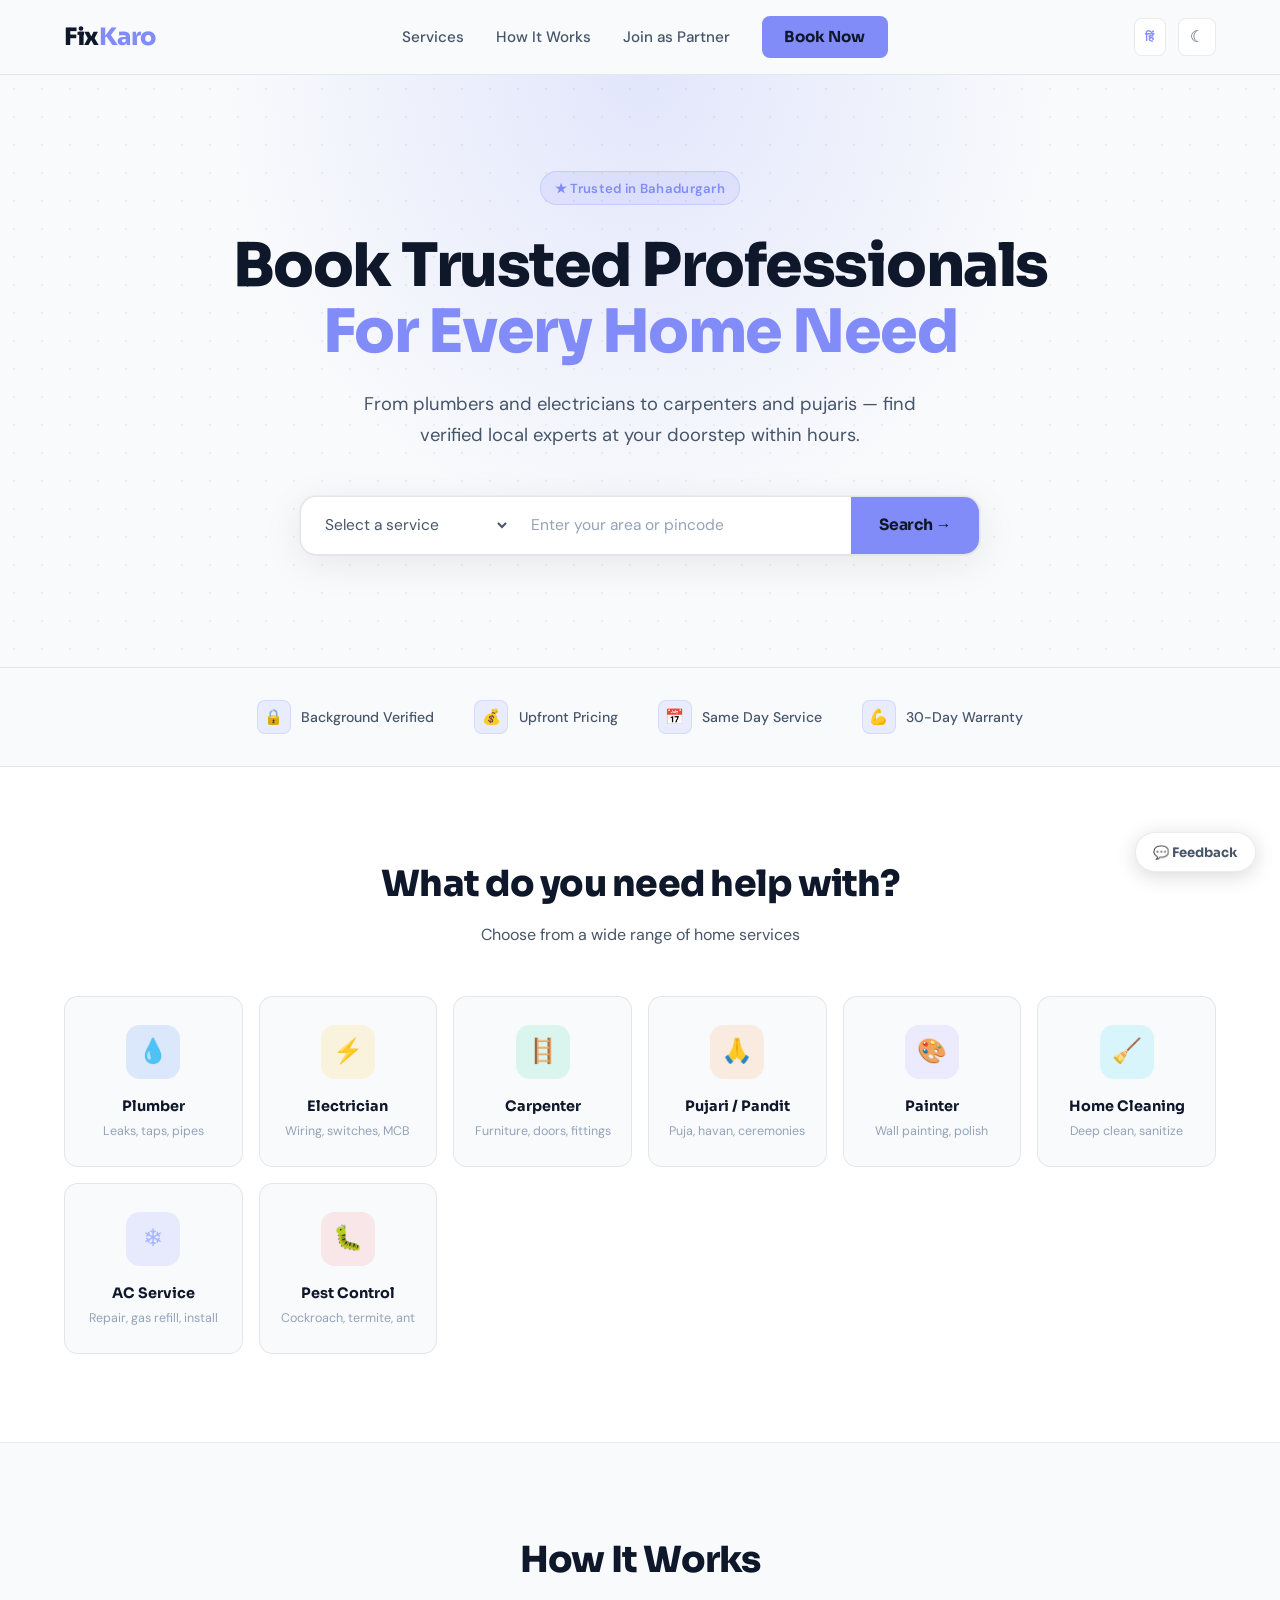
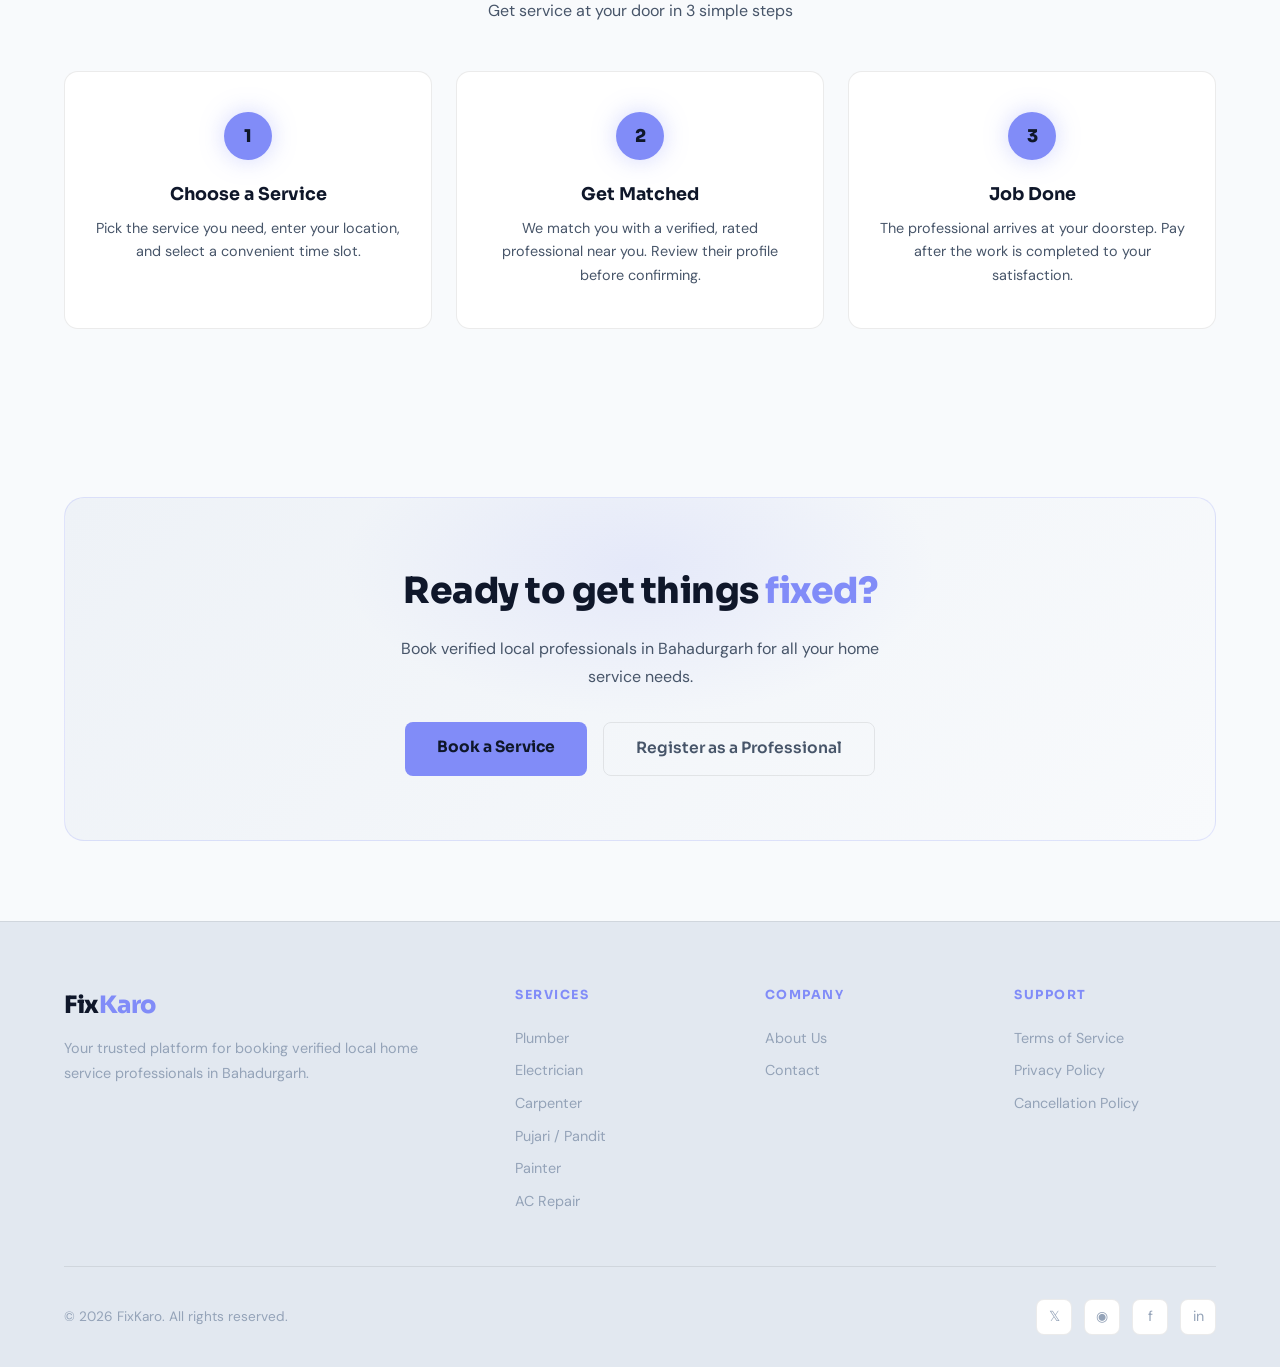
<file: index.html>
<!DOCTYPE html>
<html lang="en">
<head>
    <meta charset="UTF-8">
    <meta name="viewport" content="width=device-width, initial-scale=1.0">
    <title>FixKaro - Book Trusted Local Professionals</title>
    <meta name="description" content="Book verified plumbers, electricians, carpenters, painters, AC repair & more in Bahadurgarh. Trusted local professionals at your doorstep - FixKaro!">
    <meta property="og:title" content="FixKaro - Book Trusted Local Professionals in Bahadurgarh">
    <meta property="og:description" content="Book verified plumbers, electricians, carpenters, painters, AC repair & more in Bahadurgarh. Trusted local professionals at your doorstep!">
    <meta property="og:type" content="website">
    <meta property="og:url" content="https://fixkaro.in/">
    <meta property="og:site_name" content="FixKaro">
    <meta property="og:locale" content="en_IN">
    <meta name="twitter:card" content="summary">
    <meta name="twitter:title" content="FixKaro - Book Trusted Local Professionals in Bahadurgarh">
    <meta name="twitter:description" content="Book verified plumbers, electricians, carpenters, painters, AC repair & more in Bahadurgarh. Trusted local professionals at your doorstep!">
    <script>!function(){var t=localStorage.getItem('fk-theme')||'light';document.documentElement.setAttribute('data-theme',t)}();</script>
    <link href="https://fonts.googleapis.com/css2?family=Sora:wght@400;600;700;800&family=DM+Sans:wght@400;500&display=swap" rel="stylesheet">
    <link rel="stylesheet" href="styles.css">
    <style>
        /* ── Hero ─────────────────────────────────────────────── */
        .hero {
            padding: 6rem 0 5rem;
            text-align: center;
            position: relative;
            overflow: hidden;
        }

        /* dot-grid texture */
        .hero::before {
            content: '';
            position: absolute;
            inset: 0;
            background-image: radial-gradient(circle, rgba(255,255,255,0.06) 1px, transparent 1px);
            background-size: 28px 28px;
            pointer-events: none;
        }

        /* gold radial glow */
        .hero::after {
            content: '';
            position: absolute;
            top: 0;
            left: 50%;
            transform: translateX(-50%);
            width: 900px;
            height: 500px;
            background: radial-gradient(ellipse at 50% 0%, rgba(129,140,248,0.18) 0%, transparent 65%);
            pointer-events: none;
        }

        .hero .container {
            position: relative;
            z-index: 1;
        }

        .hero-badge {
            display: inline-flex;
            align-items: center;
            gap: 0.4rem;
            background: rgba(129,140,248,0.12);
            border: 1px solid rgba(129,140,248,0.25);
            color: var(--primary);
            font-size: 0.82rem;
            font-weight: 600;
            padding: 0.35rem 0.9rem;
            border-radius: 100px;
            margin-bottom: 1.75rem;
            letter-spacing: 0.3px;
        }

        .hero h1 {
            font-size: 3.75rem;
            font-weight: 800;
            line-height: 1.1;
            margin-bottom: 1.5rem;
            letter-spacing: -1.5px;
            color: var(--text-primary);
        }

        .hero h1 .highlight {
            color: var(--primary);
        }

        .hero p {
            font-size: 1.15rem;
            color: var(--text-secondary);
            max-width: 560px;
            margin: 0 auto 2.75rem;
            line-height: 1.7;
        }

        /* ── Search Bar ──────────────────────────────────────── */
        .search-bar {
            display: flex;
            max-width: 680px;
            margin: 0 auto 2rem;
            background: var(--bg-surface);
            border: 1px solid rgba(255,255,255,0.1);
            border-radius: 16px;
            overflow: hidden;
            box-shadow: 0 8px 40px rgba(0,0,0,0.35), 0 0 0 1px rgba(129,140,248,0.08);
            transition: box-shadow 0.25s, border-color 0.25s;
        }

        .search-bar:focus-within {
            border-color: rgba(129,140,248,0.35);
            box-shadow: 0 8px 40px rgba(0,0,0,0.4), 0 0 0 1px rgba(129,140,248,0.25), 0 0 32px rgba(129,140,248,0.08);
        }

        .search-bar select,
        .search-bar input {
            border: none;
            padding: 1.1rem 1.25rem;
            font-family: 'DM Sans', sans-serif;
            font-size: 0.97rem;
            background: transparent;
            outline: none;
            color: var(--text-primary);
        }

        .search-bar select {
            width: 210px;
            border-right: 1px solid rgba(255,255,255,0.07);
            cursor: pointer;
            color: var(--text-secondary);
        }

        .search-bar select option {
            background: var(--bg-surface);
            color: var(--text-primary);
        }

        .search-bar input {
            flex: 1;
            min-width: 0;
        }

        .search-bar input::placeholder {
            color: var(--text-muted);
        }

        .search-bar button {
            padding: 1rem 1.75rem;
            background: var(--primary);
            color: #0F172A;
            border: none;
            font-family: 'Sora', sans-serif;
            font-size: 0.97rem;
            font-weight: 700;
            cursor: pointer;
            transition: background 0.2s, box-shadow 0.2s;
            white-space: nowrap;
            letter-spacing: -0.2px;
        }

        .search-bar button:hover {
            background: var(--primary-dark);
            box-shadow: -4px 0 20px rgba(129,140,248,0.2);
        }

        /* ── Trust Bar ───────────────────────────────────────── */
        .trust-bar {
            padding: 2rem 0;
            border-top: 1px solid var(--border);
            border-bottom: 1px solid var(--border);
        }

        .trust-items {
            display: flex;
            justify-content: center;
            gap: 2.5rem;
            flex-wrap: wrap;
        }

        .trust-item {
            display: flex;
            align-items: center;
            gap: 0.65rem;
            font-size: 0.88rem;
            color: var(--text-secondary);
            font-weight: 500;
        }

        .trust-icon {
            width: 34px;
            height: 34px;
            border-radius: 8px;
            background: rgba(129,140,248,0.12);
            border: 1px solid rgba(129,140,248,0.2);
            color: var(--primary);
            display: flex;
            align-items: center;
            justify-content: center;
            font-size: 0.95rem;
            flex-shrink: 0;
        }

        /* ── Services ────────────────────────────────────────── */
        .services {
            padding: 5.5rem 0;
            background: var(--bg-surface);
            border-bottom: 1px solid var(--border);
        }

        .section-header {
            text-align: center;
            margin-bottom: 3rem;
        }

        .section-header h2 {
            font-size: 2.25rem;
            font-weight: 800;
            margin-bottom: 0.6rem;
            letter-spacing: -0.75px;
        }

        .section-header p {
            font-size: 1rem;
            color: var(--text-secondary);
            max-width: 400px;
            margin: 0 auto;
        }

        .services-grid {
            display: grid;
            grid-template-columns: repeat(auto-fit, minmax(160px, 1fr));
            gap: 1rem;
        }

        .service-card {
            background: var(--bg);
            border: 1px solid var(--border);
            border-radius: var(--radius);
            padding: 1.75rem 1rem 1.5rem;
            text-align: center;
            cursor: pointer;
            transition: border-color 0.25s, box-shadow 0.25s, transform 0.2s;
        }

        .service-card:hover {
            border-color: rgba(129,140,248,0.4);
            box-shadow: 0 0 0 1px rgba(129,140,248,0.2), 0 12px 32px rgba(129,140,248,0.08);
            transform: translateY(-3px);
        }

        .service-icon {
            width: 54px;
            height: 54px;
            border-radius: 14px;
            display: flex;
            align-items: center;
            justify-content: center;
            font-size: 1.5rem;
            margin: 0 auto 1rem;
        }

        .service-card h3 {
            font-family: 'Sora', sans-serif;
            font-size: 0.9rem;
            font-weight: 700;
            color: var(--text-primary);
            margin-bottom: 0.25rem;
        }

        .service-card p {
            font-size: 0.78rem;
            color: var(--text-muted);
        }

        .icon-plumber    { background: rgba(59,130,246,0.15);  color: #60A5FA; }
        .icon-electrician{ background: rgba(251,191,36,0.15);  color: #FCD34D; }
        .icon-carpenter  { background: rgba(52,211,153,0.15);  color: #6EE7B7; }
        .icon-pujari     { background: rgba(251,146,60,0.15);  color: #FDBA74; }
        .icon-painter    { background: rgba(167,139,250,0.15); color: #C4B5FD; }
        .icon-cleaner    { background: rgba(34,211,238,0.15);  color: #67E8F9; }
        .icon-ac         { background: rgba(129,140,248,0.15); color: #A5B4FC; }
        .icon-pest       { background: rgba(248,113,113,0.15); color: #FCA5A5; }

        /* ── How It Works ─────────────────────────────────────── */
        .how-it-works {
            padding: 5.5rem 0;
        }

        .steps {
            display: grid;
            grid-template-columns: repeat(auto-fit, minmax(240px, 1fr));
            gap: 1.5rem;
            position: relative;
        }

        .step {
            text-align: center;
            padding: 2.5rem 1.75rem;
            background: var(--bg-surface);
            border: 1px solid var(--border);
            border-radius: var(--radius);
            position: relative;
            transition: border-color 0.25s, box-shadow 0.25s;
        }

        .step:hover {
            border-color: var(--border-accent);
            box-shadow: 0 0 28px var(--primary-glow);
        }

        .step-number {
            width: 48px;
            height: 48px;
            border-radius: 50%;
            background: var(--primary);
            color: #0F172A;
            display: flex;
            align-items: center;
            justify-content: center;
            font-family: 'Sora', sans-serif;
            font-weight: 800;
            font-size: 1.1rem;
            margin: 0 auto 1.25rem;
            box-shadow: 0 0 24px rgba(129,140,248,0.35);
        }

        .step h3 {
            font-size: 1.1rem;
            font-weight: 700;
            margin-bottom: 0.5rem;
        }

        .step p {
            font-size: 0.9rem;
            color: var(--text-secondary);
            line-height: 1.65;
        }

        /* ── CTA Section ─────────────────────────────────────── */
        .cta-section {
            padding: 5rem 0;
        }

        .cta-box {
            background: linear-gradient(135deg, #1a2035 0%, #0F172A 100%);
            border: 1px solid rgba(129,140,248,0.2);
            border-radius: 20px;
            padding: 4rem 2rem;
            text-align: center;
            position: relative;
            overflow: hidden;
        }

        .cta-box::before {
            content: '';
            position: absolute;
            top: -80px;
            left: 50%;
            transform: translateX(-50%);
            width: 600px;
            height: 300px;
            background: radial-gradient(ellipse, rgba(129,140,248,0.12) 0%, transparent 70%);
            pointer-events: none;
        }

        .cta-box > * {
            position: relative;
            z-index: 1;
        }

        .cta-box h2 {
            font-size: 2.25rem;
            font-weight: 800;
            margin-bottom: 1rem;
            letter-spacing: -0.5px;
        }

        .cta-box h2 span {
            color: var(--primary);
        }

        .cta-box p {
            font-size: 1rem;
            color: var(--text-secondary);
            max-width: 480px;
            margin: 0 auto 2rem;
            line-height: 1.7;
        }

        .cta-buttons {
            display: flex;
            gap: 1rem;
            justify-content: center;
            flex-wrap: wrap;
        }

        .btn-gold {
            padding: 0.85rem 2rem;
            background: var(--primary);
            color: #0F172A;
            border: none;
            border-radius: var(--radius-sm);
            font-family: 'Sora', sans-serif;
            font-size: 0.97rem;
            font-weight: 700;
            cursor: pointer;
            transition: background 0.2s, box-shadow 0.2s, transform 0.15s;
            text-decoration: none;
            display: inline-block;
        }

        .btn-gold:hover {
            background: var(--primary-dark);
            box-shadow: 0 0 28px var(--primary-glow-strong);
            transform: translateY(-1px);
        }

        .btn-ghost {
            padding: 0.85rem 2rem;
            background: transparent;
            color: var(--text-secondary);
            border: 1px solid var(--border);
            border-radius: var(--radius-sm);
            font-family: 'Sora', sans-serif;
            font-size: 0.97rem;
            font-weight: 600;
            cursor: pointer;
            transition: border-color 0.2s, color 0.2s;
            text-decoration: none;
            display: inline-block;
        }

        .btn-ghost:hover {
            border-color: rgba(129,140,248,0.4);
            color: var(--text-primary);
        }

        /* ── Booking Modal ────────────────────────────────────── */
        .booking-overlay {
            display: none;
            position: fixed;
            top: 0; left: 0; right: 0; bottom: 0;
            background: rgba(0,0,0,0.7);
            backdrop-filter: blur(6px);
            z-index: 200;
            align-items: center;
            justify-content: center;
            padding: 1.5rem;
        }

        .booking-overlay.active {
            display: flex;
        }

        .booking-modal {
            background: var(--bg-surface);
            border: 1px solid rgba(255,255,255,0.1);
            border-radius: 18px;
            padding: 2.5rem;
            max-width: 480px;
            width: 100%;
            position: relative;
            box-shadow: 0 32px 64px rgba(0,0,0,0.5), 0 0 0 1px rgba(129,140,248,0.1);
        }

        .booking-close {
            position: absolute;
            top: 1rem; right: 1rem;
            background: var(--bg-raised);
            border: 1px solid var(--border);
            border-radius: 50%;
            width: 32px;
            height: 32px;
            font-size: 1.1rem;
            cursor: pointer;
            color: var(--text-secondary);
            display: flex;
            align-items: center;
            justify-content: center;
            transition: color 0.2s, border-color 0.2s;
            line-height: 1;
        }

        .booking-close:hover {
            color: var(--text-primary);
            border-color: rgba(255,255,255,0.2);
        }

        .booking-modal h2 {
            font-size: 1.5rem;
            font-weight: 700;
            margin-bottom: 0.3rem;
        }

        .booking-modal .selected-info {
            font-size: 0.9rem;
            color: var(--primary);
            font-weight: 600;
            margin-bottom: 1.75rem;
        }

        .booking-modal .form-group {
            margin-bottom: 1rem;
        }

        .booking-modal label {
            display: block;
            font-size: 0.85rem;
            font-weight: 600;
            color: var(--text-secondary);
            margin-bottom: 0.4rem;
            letter-spacing: 0.2px;
        }

        .booking-modal label .required {
            color: var(--error);
        }

        .booking-modal input,
        .booking-modal textarea {
            width: 100%;
            padding: 0.8rem 1rem;
            background: var(--bg);
            border: 1px solid rgba(255,255,255,0.08);
            border-radius: var(--radius-sm);
            font-family: 'DM Sans', sans-serif;
            font-size: 0.95rem;
            color: var(--text-primary);
            outline: none;
            transition: border-color 0.2s, box-shadow 0.2s;
        }

        .booking-modal input:focus,
        .booking-modal textarea:focus {
            border-color: rgba(129,140,248,0.5);
            box-shadow: 0 0 0 3px rgba(129,140,248,0.08);
        }

        .booking-modal input::placeholder,
        .booking-modal textarea::placeholder {
            color: var(--text-muted);
        }

        .booking-modal textarea {
            resize: vertical;
            min-height: 70px;
        }

        .booking-modal .btn-book {
            width: 100%;
            padding: 0.9rem;
            background: var(--primary);
            color: #0F172A;
            border: none;
            border-radius: var(--radius-sm);
            font-family: 'Sora', sans-serif;
            font-size: 1rem;
            font-weight: 700;
            cursor: pointer;
            transition: background 0.2s, box-shadow 0.2s;
            margin-top: 0.5rem;
            letter-spacing: -0.2px;
        }

        .booking-modal .btn-book:hover {
            background: var(--primary-dark);
            box-shadow: 0 0 24px var(--primary-glow-strong);
        }

        .booking-modal .btn-book:disabled {
            background: var(--bg-raised);
            color: var(--text-muted);
            cursor: not-allowed;
            box-shadow: none;
        }

        .booking-message {
            text-align: center;
            padding: 0.75rem;
            border-radius: var(--radius-sm);
            margin-top: 0.75rem;
            font-weight: 500;
            font-size: 0.88rem;
            display: none;
        }

        .booking-message.success {
            background: rgba(129,140,248,0.12);
            border: 1px solid rgba(129,140,248,0.25);
            color: #6EE7B7;
            display: block;
        }

        .booking-message.error {
            background: rgba(239,68,68,0.1);
            border: 1px solid rgba(239,68,68,0.25);
            color: #FCA5A5;
            display: block;
        }

        @keyframes pop {
            0% { transform: scale(0.5); opacity: 0; }
            70% { transform: scale(1.15); }
            100% { transform: scale(1); opacity: 1; }
        }

        /* ── Responsive ──────────────────────────────────────── */
        @media (max-width: 968px) {
            .hero h1 { font-size: 2.75rem; }

            .search-bar {
                flex-direction: column;
                border-radius: 14px;
            }

            .search-bar select {
                width: 100%;
                border-right: none;
                border-bottom: 1px solid rgba(255,255,255,0.07);
            }

            .trust-items { gap: 1.5rem; }
        }

        @media (max-width: 600px) {
            .hero { padding: 4rem 0 3.5rem; }
            .hero h1 { font-size: 2.2rem; letter-spacing: -1px; }
            .section-header h2 { font-size: 1.75rem; }
            .cta-box h2 { font-size: 1.75rem; }
            .trust-items { gap: 1rem; }
        }
    </style>
    <!-- Google tag (gtag.js) -->
    <script async src="https://www.googletagmanager.com/gtag/js?id=G-228N3XZ30Y"></script>
    <script>
        window.dataLayer = window.dataLayer || [];
        function gtag(){dataLayer.push(arguments);}
        gtag('js', new Date());
        gtag('config', 'G-228N3XZ30Y');
    </script>
</head>
<body>
    <header>
        <div class="container" style="display:flex;justify-content:space-between;align-items:center;">
            <a href="#" class="logo">Fix<span>Karo</span></a>
            <nav>
                <a href="#services">Services</a>
                <a href="#how-it-works">How It Works</a>
                <a href="join.html" data-i18n="nav.join">Join as Partner</a>
                <a href="#book" class="nav-cta" data-i18n="nav.book">Book Now</a>
            </nav>
            <div style="display:flex;align-items:center;gap:0.75rem;">
                <button class="lang-toggle" aria-label="हिंदी में बदलें">हिं</button>
                <button class="theme-toggle" aria-label="Toggle theme">&#9728;</button>
                <button class="mobile-menu-btn" aria-label="Menu">&#9776;</button>
            </div>
        </div>
    </header>

    <!-- Hero Section -->
    <section id="book" class="hero">
        <div class="container">
            <div class="hero-badge" data-i18n="home.hero_badge">&#9733; Trusted in Bahadurgarh</div>
            <h1 data-i18n-html="home.hero_h1">Book Trusted Professionals<br><span class="highlight">For Every Home Need</span></h1>
            <p data-i18n="home.hero_sub">From plumbers and electricians to carpenters and pujaris &mdash; find verified local experts at your doorstep within hours.</p>

            <div class="search-bar">
                <select id="service-select">
                    <option value="" data-i18n="home.select_svc">Select a service</option>
                    <option value="plumber">Plumber</option>
                    <option value="electrician">Electrician</option>
                    <option value="carpenter">Carpenter</option>
                    <option value="pujari">Pujari / Pandit</option>
                    <option value="painter">Painter</option>
                    <option value="cleaner">Home Cleaning</option>
                    <option value="ac">AC Repair</option>
                    <option value="pest">Pest Control</option>
                </select>
                <input type="text" id="location-input" placeholder="Enter your area or pincode" data-i18n-ph="home.area_ph">
                <button type="button" id="search-btn" data-i18n="home.search_btn">Search &rarr;</button>
            </div>
        </div>
    </section>

    <!-- Trust Bar -->
    <div class="trust-bar">
        <div class="container">
            <div class="trust-items">
                <div class="trust-item">
                    <div class="trust-icon">&#128274;</div>
                    <span>Background Verified</span>
                </div>
                <div class="trust-item">
                    <div class="trust-icon">&#128176;</div>
                    <span>Upfront Pricing</span>
                </div>
                <div class="trust-item">
                    <div class="trust-icon">&#128197;</div>
                    <span>Same Day Service</span>
                </div>
                <div class="trust-item">
                    <div class="trust-icon">&#128170;</div>
                    <span>30-Day Warranty</span>
                </div>
            </div>
        </div>
    </div>

    <!-- Services Section -->
    <section id="services" class="services">
        <div class="container">
            <div class="section-header fade-in">
                <h2 data-i18n="home.services_title">What do you need help with?</h2>
                <p data-i18n="home.services_sub">Choose from a wide range of home services</p>
            </div>

            <div class="services-grid fade-in">
                <div class="service-card">
                    <div class="service-icon icon-plumber">&#128167;</div>
                    <h3>Plumber</h3>
                    <p>Leaks, taps, pipes</p>
                </div>
                <div class="service-card">
                    <div class="service-icon icon-electrician">&#9889;</div>
                    <h3>Electrician</h3>
                    <p>Wiring, switches, MCB</p>
                </div>
                <div class="service-card">
                    <div class="service-icon icon-carpenter">&#129692;</div>
                    <h3>Carpenter</h3>
                    <p>Furniture, doors, fittings</p>
                </div>
                <div class="service-card">
                    <div class="service-icon icon-pujari">&#128591;</div>
                    <h3>Pujari / Pandit</h3>
                    <p>Puja, havan, ceremonies</p>
                </div>
                <div class="service-card">
                    <div class="service-icon icon-painter">&#127912;</div>
                    <h3>Painter</h3>
                    <p>Wall painting, polish</p>
                </div>
                <div class="service-card">
                    <div class="service-icon icon-cleaner">&#129529;</div>
                    <h3>Home Cleaning</h3>
                    <p>Deep clean, sanitize</p>
                </div>
                <div class="service-card">
                    <div class="service-icon icon-ac">&#10052;</div>
                    <h3>AC Service</h3>
                    <p>Repair, gas refill, install</p>
                </div>
                <div class="service-card">
                    <div class="service-icon icon-pest">&#128027;</div>
                    <h3>Pest Control</h3>
                    <p>Cockroach, termite, ant</p>
                </div>
            </div>
        </div>
    </section>

    <!-- How It Works -->
    <section id="how-it-works" class="how-it-works">
        <div class="container">
            <div class="section-header fade-in">
                <h2 data-i18n="home.hiw_title">How It Works</h2>
                <p data-i18n="home.hiw_sub">Get service at your door in 3 simple steps</p>
            </div>

            <div class="steps fade-in">
                <div class="step">
                    <div class="step-number">1</div>
                    <h3 data-i18n="home.step1_title">Choose a Service</h3>
                    <p data-i18n="home.step1_desc">Pick the service you need, enter your location, and select a convenient time slot.</p>
                </div>
                <div class="step">
                    <div class="step-number">2</div>
                    <h3 data-i18n="home.step2_title">Get Matched</h3>
                    <p data-i18n="home.step2_desc">We match you with a verified, rated professional near you. Review their profile before confirming.</p>
                </div>
                <div class="step">
                    <div class="step-number">3</div>
                    <h3 data-i18n="home.step3_title">Job Done</h3>
                    <p data-i18n="home.step3_desc">The professional arrives at your doorstep. Pay after the work is completed to your satisfaction.</p>
                </div>
            </div>
        </div>
    </section>

    <!-- CTA Section -->
    <section class="cta-section">
        <div class="container">
            <div class="cta-box fade-in">
                <h2>Ready to get things <span>fixed?</span></h2>
                <p>Book verified local professionals in Bahadurgarh for all your home service needs.</p>
                <div class="cta-buttons">
                    <a href="#" class="btn-gold">Book a Service</a>
                    <a href="join.html" class="btn-ghost">Register as a Professional</a>
                </div>
            </div>
        </div>
    </section>

    <!-- Booking Modal -->
    <div class="booking-overlay" id="booking-overlay">
        <div class="booking-modal">
            <button class="booking-close" id="booking-close">&times;</button>

            <!-- Form view -->
            <div id="booking-form-view">
                <h2 data-i18n="home.modal_title">Book a Service</h2>
                <p class="selected-info" id="booking-info"></p>
                <form id="booking-form">
                    <div class="form-group">
                        <label><span data-i18n="home.modal_name_label">Your Name</span> <span class="required">*</span></label>
                        <input type="text" id="booking-name" placeholder="Enter your full name" data-i18n-ph="home.modal_name_ph" required>
                    </div>
                    <div class="form-group">
                        <label><span data-i18n="home.modal_phone_label">Phone Number</span> <span class="required">*</span></label>
                        <input type="tel" id="booking-phone" placeholder="10-digit mobile number" data-i18n-ph="home.modal_phone_ph" required pattern="[0-9]{10}" maxlength="10">
                    </div>
                    <div class="form-group">
                        <label data-i18n="home.modal_desc_label">Describe the issue (optional)</label>
                        <textarea id="booking-description" placeholder="e.g. Kitchen tap leaking, need urgent repair" data-i18n-ph="home.modal_desc_ph"></textarea>
                    </div>
                    <button type="submit" class="btn-book" id="booking-submit" data-i18n="home.modal_submit">Confirm Booking Request</button>
                    <div id="booking-message" class="booking-message"></div>
                </form>
            </div>

            <!-- Success view (hidden until submission) -->
            <div id="booking-success-view" style="display:none; text-align:center; padding: 1rem 0 0.5rem;">
                <div style="font-size:3.5rem; margin-bottom:1rem; animation: pop 0.4s ease;">&#9989;</div>
                <h2 style="margin-bottom:0.6rem;" data-i18n="home.success_title">Booking Confirmed!</h2>
                <p id="booking-success-detail" style="color:var(--text-secondary); font-size:0.95rem; line-height:1.6; margin-bottom:1.75rem;"></p>
                <button class="btn-book" onclick="closeBookingModal()" style="width:100%;" data-i18n="home.success_done">Done</button>
            </div>
        </div>
    </div>

    <!-- Floating CTA Bar -->
    <!-- Suggestions Tab -->
    <button class="feedback-tab" id="feedback-tab-btn" data-i18n="feedback.tab">💬 Feedback</button>

    <!-- Suggestions Modal -->
    <div class="feedback-overlay" id="feedback-overlay">
        <div class="feedback-modal">
            <button class="feedback-close" id="feedback-close">&times;</button>

            <div id="feedback-form-view">
                <h2 data-i18n="feedback.title">Share a Suggestion</h2>
                <p class="feedback-sub" data-i18n="feedback.sub">Help us improve FixKaro for Bahadurgarh.</p>
                <form id="feedback-form">
                    <div class="form-group">
                        <label><span data-i18n="feedback.name_label">Your Name</span> <span style="color:var(--text-muted);font-weight:400;" data-i18n="feedback.name_optional">(optional)</span></label>
                        <input type="text" id="fb-name" placeholder="Enter your name" data-i18n-ph="feedback.name_ph">
                    </div>
                    <div class="form-group">
                        <label><span data-i18n="feedback.contact_label">Phone / Email</span> <span style="color:var(--text-muted);font-weight:400;" data-i18n="feedback.contact_optional">(optional, for follow-up)</span></label>
                        <input type="text" id="fb-contact" placeholder="+91 XXXXX or email@example.com" data-i18n-ph="feedback.contact_ph">
                    </div>
                    <div class="form-group">
                        <label data-i18n="feedback.category_label">Category</label>
                        <select id="fb-category">
                            <option value="New Service" data-i18n="feedback.cat_new">Request a New Service</option>
                            <option value="Pricing" data-i18n="feedback.cat_pricing">Pricing Feedback</option>
                            <option value="Website" data-i18n="feedback.cat_website">Website Feedback</option>
                            <option value="General" data-i18n="feedback.cat_general">General Suggestion</option>
                        </select>
                    </div>
                    <div class="form-group">
                        <label><span data-i18n="feedback.message_label">Your Suggestion</span> <span style="color:var(--error);">*</span></label>
                        <textarea id="fb-message" placeholder="Tell us what you think or what service you need..." data-i18n-ph="feedback.message_ph" required></textarea>
                    </div>
                    <button type="submit" class="btn-fb-submit" id="fb-submit" data-i18n="feedback.submit">Send Suggestion</button>
                    <div id="fb-msg" class="feedback-message"></div>
                </form>
            </div>

            <div id="feedback-success-view" style="display:none; text-align:center; padding: 1rem 0 0.5rem;">
                <div style="font-size:3rem; margin-bottom:1rem; animation: pop 0.4s ease;">&#128161;</div>
                <h2 style="margin-bottom:0.5rem;" data-i18n="feedback.success_title">Thank You!</h2>
                <p style="color:var(--text-secondary); font-size:0.92rem; line-height:1.6; margin-bottom:1.5rem;" data-i18n="feedback.success_msg">Your suggestion has been received. We review every submission and use it to make FixKaro better.</p>
                <button class="btn-fb-submit" onclick="closeFeedbackModal()" data-i18n="feedback.done">Done</button>
            </div>
        </div>
    </div>

    <div class="floating-cta" id="floating-cta">
        <button class="floating-cta-btn fk-btn-book" onclick="openBookingModal()" data-i18n="cta.book">📅 Book Now</button>
        <a href="join.html" class="floating-cta-btn fk-btn-pro" data-i18n="cta.join">🤝 Partner बनें</a>
    </div>

    <!-- Footer -->
    <footer>
        <div class="container">
            <div class="footer-grid">
                <div class="footer-brand">
                    <a href="index.html" class="logo">Fix<span>Karo</span></a>
                    <p data-i18n="footer.tagline">Your trusted platform for booking verified local home service professionals in Bahadurgarh.</p>
                </div>
                <div class="footer-col">
                    <h4 data-i18n="footer.col.services">Services</h4>
                    <a href="plumber.html">Plumber</a>
                    <a href="electrician.html">Electrician</a>
                    <a href="carpenter.html">Carpenter</a>
                    <a href="pujari.html">Pujari / Pandit</a>
                    <a href="painter.html">Painter</a>
                    <a href="ac-repair.html">AC Repair</a>
                </div>
                <div class="footer-col">
                    <h4 data-i18n="footer.col.company">Company</h4>
                    <a href="about.html" data-i18n="footer.about">About Us</a>
                    <a href="contact.html" data-i18n="footer.contact">Contact</a>
                </div>
                <div class="footer-col">
                    <h4 data-i18n="footer.col.support">Support</h4>
                    <a href="terms.html" data-i18n="footer.terms">Terms of Service</a>
                    <a href="privacy.html" data-i18n="footer.privacy">Privacy Policy</a>
                    <a href="cancellation.html" data-i18n="footer.cancellation">Cancellation Policy</a>
                </div>
            </div>
            <div class="footer-bottom">
                <p data-i18n="footer.rights">© 2026 FixKaro. All rights reserved.</p>
                <div class="footer-social">
                    <a href="#" aria-label="Twitter">&#120143;</a>
                    <a href="#" aria-label="Instagram">&#9673;</a>
                    <a href="#" aria-label="Facebook">f</a>
                    <a href="#" aria-label="LinkedIn">in</a>
                </div>
            </div>
        </div>
    </footer>

    <script>
        // Intersection Observer for scroll animations
        const observer = new IntersectionObserver((entries) => {
            entries.forEach(entry => {
                if (entry.isIntersecting) {
                    entry.target.classList.add('visible');
                }
            });
        }, { threshold: 0.1 });

        document.querySelectorAll('.fade-in').forEach(el => observer.observe(el));

        // Smooth scrolling for navigation
        document.querySelectorAll('a[href^="#"]').forEach(anchor => {
            anchor.addEventListener('click', function (e) {
                const href = this.getAttribute('href');
                if (href === '#') return;
                e.preventDefault();
                const target = document.querySelector(href);
                if (target) {
                    target.scrollIntoView({ behavior: 'smooth', block: 'start' });
                }
            });
        });

        // =====================================================
        // BOOKING FORM — GOOGLE SHEETS INTEGRATION
        // =====================================================
        // SETUP INSTRUCTIONS:
        //
        // 1. Create a NEW Google Sheet (separate from technician registrations)
        //    with these column headers in Row 1:
        //    Timestamp | Name | Phone | Service | Area | Description
        //
        // 2. Go to Extensions > Apps Script
        //
        // 3. Delete the default code and paste this:
        //
        //    function doPost(e) {
        //      var sheet = SpreadsheetApp.getActiveSpreadsheet().getActiveSheet();
        //      var data = JSON.parse(e.postData.contents);
        //      sheet.appendRow([
        //        new Date(),
        //        data.name,
        //        data.phone,
        //        data.service,
        //        data.area,
        //        data.description
        //      ]);
        //      return ContentService
        //        .createTextOutput(JSON.stringify({ status: 'success' }))
        //        .setMimeType(ContentService.MimeType.JSON);
        //    }
        //
        // 4. Deploy > New deployment > Web app
        //    Execute as: Me | Who has access: Anyone
        //
        // 5. Copy the Web app URL and paste it below:
        // =====================================================

        const BOOKING_SCRIPT_URL = 'https://script.google.com/macros/s/AKfycbw9FSEaCmZ_T9gST0S7QtGhIJ8_UvekbE1L0P75osrL9opEaSCrTbQeDTZZ4bgzgv5UrQ/exec';

        // Open booking modal (used by floating CTA on this page)
        function openBookingModal() {
            document.getElementById('booking-overlay').classList.add('active');
            document.body.style.overflow = 'hidden';
        }

        // Store selected service/area for the booking modal
        var selectedService = '';
        var selectedArea = '';

        // Search button — validate then open booking modal
        document.getElementById('search-btn').addEventListener('click', function () {
            var serviceSelect = document.getElementById('service-select');
            selectedService = serviceSelect.value;
            selectedArea = document.getElementById('location-input').value.trim();

            if (!selectedService) {
                alert('Please select a service.');
                return;
            }
            if (!selectedArea) {
                alert('Please enter your area or pincode.');
                return;
            }

            var serviceName = serviceSelect.selectedOptions[0].text;
            document.getElementById('booking-info').textContent = serviceName + ' in ' + selectedArea;
            document.getElementById('booking-overlay').classList.add('active');
            document.body.style.overflow = 'hidden';
        });

        // Close booking modal
        document.getElementById('booking-close').addEventListener('click', closeBookingModal);
        document.getElementById('booking-overlay').addEventListener('click', function (e) {
            if (e.target === this) closeBookingModal();
        });

        function closeBookingModal() {
            document.getElementById('booking-overlay').classList.remove('active');
            document.body.style.overflow = '';
            // Reset back to form view for next time
            document.getElementById('booking-form-view').style.display = '';
            document.getElementById('booking-success-view').style.display = 'none';
            document.getElementById('booking-message').className = 'booking-message';
            document.getElementById('booking-message').style.display = 'none';
        }

        function showBookingSuccess(serviceName, area) {
            document.getElementById('booking-form-view').style.display = 'none';
            var detail = document.getElementById('booking-success-detail');
            detail.textContent = 'Your request for ' + serviceName + ' in ' + area + ' has been received. We\u2019ll call you shortly to confirm your booking.';
            document.getElementById('booking-success-view').style.display = 'block';
        }

        // Booking form submission
        document.getElementById('booking-form').addEventListener('submit', function (e) {
            e.preventDefault();

            var submitBtn = document.getElementById('booking-submit');
            var messageDiv = document.getElementById('booking-message');
            var phone = document.getElementById('booking-phone').value.trim();

            if (!/^[0-9]{10}$/.test(phone)) {
                messageDiv.className = 'booking-message error';
                messageDiv.textContent = 'Please enter a valid 10-digit phone number.';
                return;
            }

            var formData = {
                name: document.getElementById('booking-name').value.trim(),
                phone: phone,
                service: document.getElementById('service-select').selectedOptions[0].text,
                area: selectedArea,
                description: document.getElementById('booking-description').value.trim()
            };

            submitBtn.disabled = true;
            submitBtn.textContent = 'Submitting...';
            messageDiv.className = 'booking-message';
            messageDiv.style.display = 'none';

            if (BOOKING_SCRIPT_URL === 'YOUR_GOOGLE_APPS_SCRIPT_URL_HERE') {
                setTimeout(function () {
                    submitBtn.disabled = false;
                    submitBtn.textContent = 'Confirm Booking Request';
                    messageDiv.className = 'booking-message error';
                    messageDiv.textContent = 'Google Sheets not configured yet \u2014 see setup instructions in index.html.';
                }, 500);
                return;
            }

            fetch(BOOKING_SCRIPT_URL, {
                method: 'POST',
                mode: 'no-cors',
                headers: { 'Content-Type': 'application/json' },
                body: JSON.stringify(formData)
            })
            .then(function () {
                document.getElementById('booking-form').reset();
                showBookingSuccess(formData.service, formData.area);
            })
            .catch(function () {
                messageDiv.className = 'booking-message error';
                messageDiv.textContent = 'Something went wrong. Please try again or call us directly.';
                submitBtn.disabled = false;
                submitBtn.textContent = 'Confirm Booking Request';
            })
            .finally(function () {
                // Re-enable button only on error path; success path shows a new view
                if (document.getElementById('booking-form-view').style.display !== 'none') {
                    submitBtn.disabled = false;
                    submitBtn.textContent = 'Confirm Booking Request';
                }
            });
        });

        // Service card click — pre-fill service and focus area input
        document.querySelectorAll('.service-card').forEach(card => {
            card.addEventListener('click', function () {
                const serviceName = this.querySelector('h3').textContent;
                document.getElementById('service-select').value =
                    Array.from(document.getElementById('service-select').options)
                        .find(opt => opt.text.toLowerCase().includes(serviceName.toLowerCase().split(' ')[0]))?.value || '';
                window.scrollTo({ top: 0, behavior: 'smooth' });
                document.getElementById('location-input').focus();
            });
        });

        // "Book a Service" CTA button scrolls to top
        document.querySelectorAll('a.btn-gold').forEach(function (btn) {
            if (btn.textContent.trim() === 'Book a Service') {
                btn.addEventListener('click', function (e) {
                    e.preventDefault();
                    window.scrollTo({ top: 0, behavior: 'smooth' });
                    document.getElementById('service-select').focus();
                });
            }
        });

        // Pre-fill service from URL parameter (e.g. index.html?service=plumber)
        var urlParams = new URLSearchParams(window.location.search);
        var serviceParam = urlParams.get('service');
        if (serviceParam) {
            var selectEl = document.getElementById('service-select');
            for (var i = 0; i < selectEl.options.length; i++) {
                if (selectEl.options[i].value === serviceParam) {
                    selectEl.value = serviceParam;
                    document.getElementById('location-input').focus();
                    break;
                }
            }
        }

    </script>
    <script src="script.js"></script>
</body>
</html>
</file>
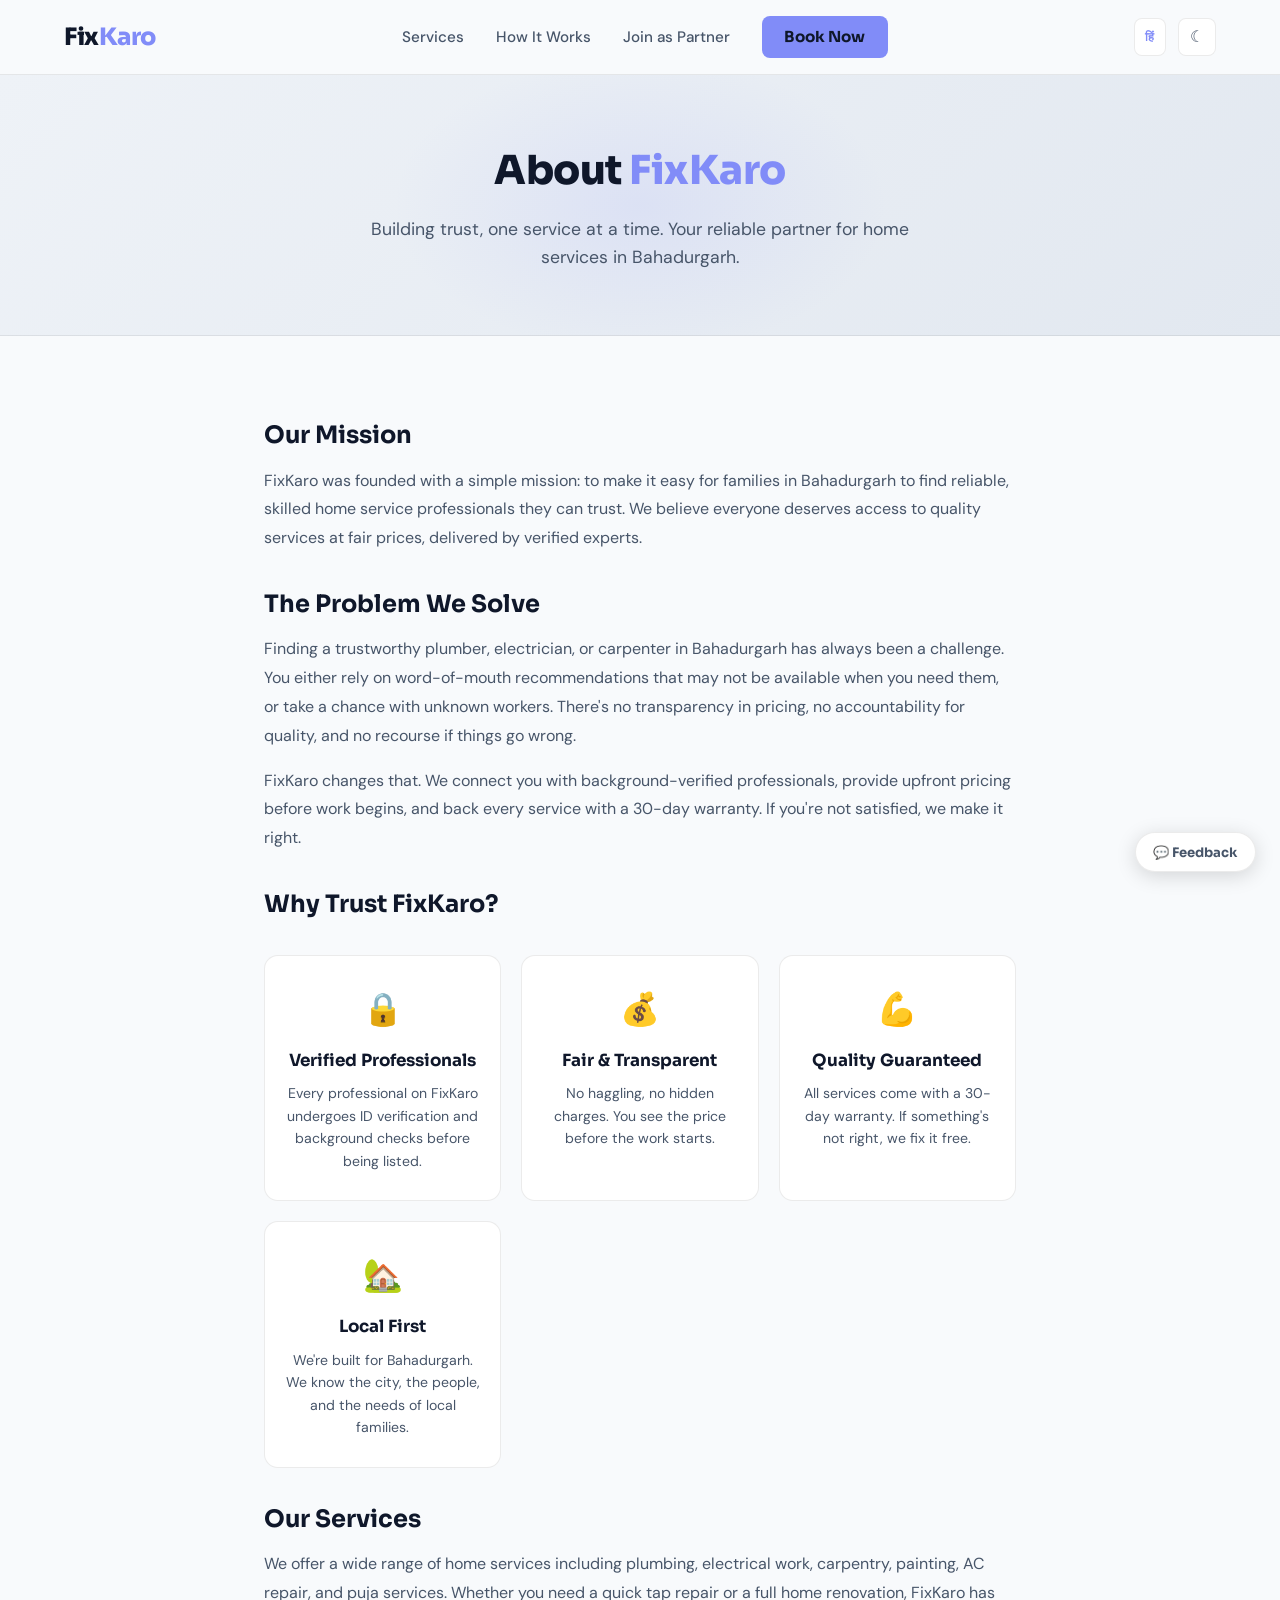
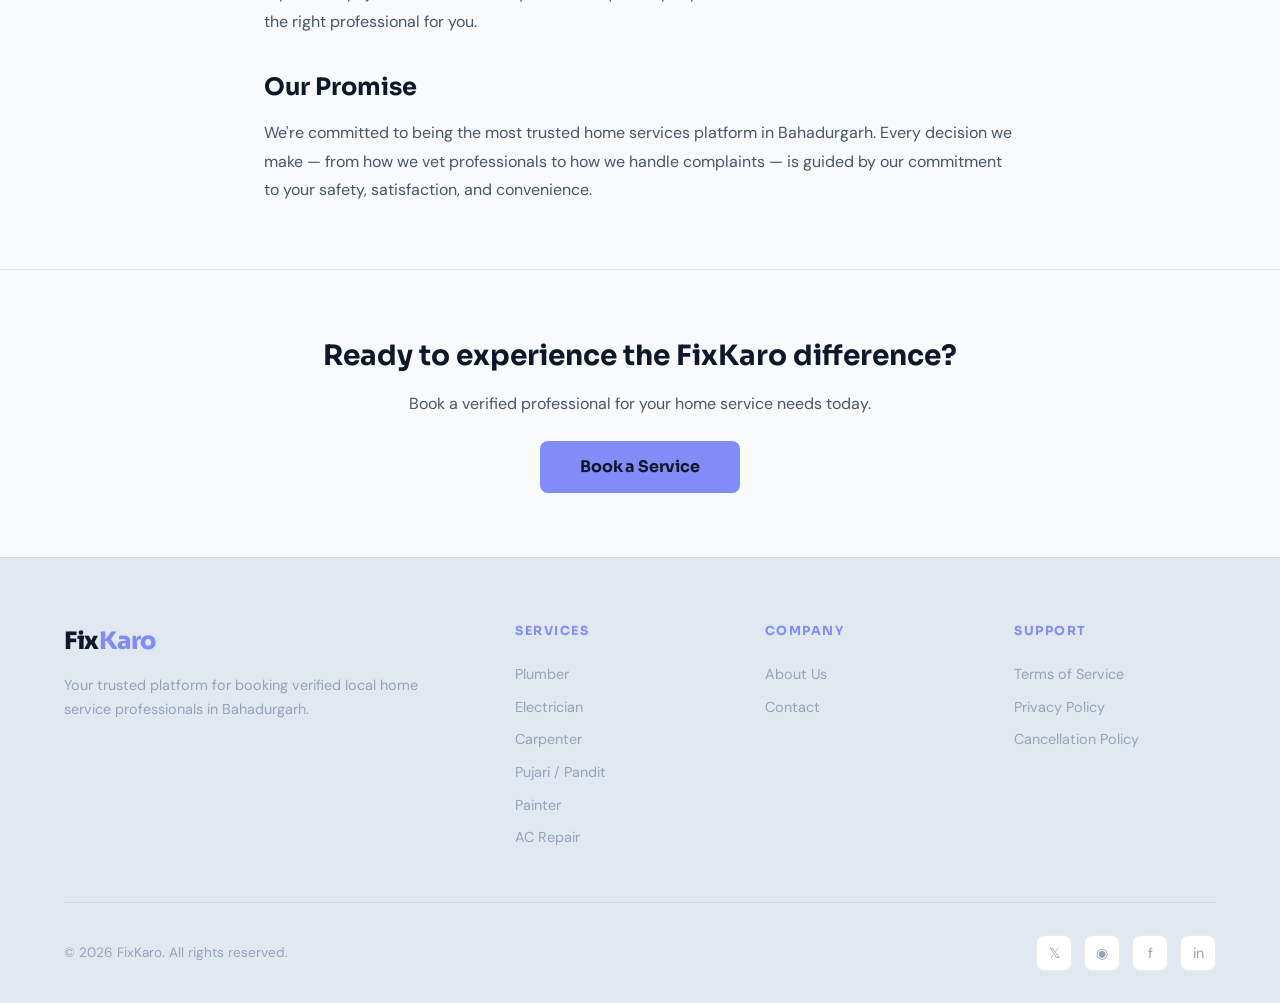
<file: about.html>
<!DOCTYPE html>
<html lang="en">
<head>
    <meta charset="UTF-8">
    <meta name="viewport" content="width=device-width, initial-scale=1.0">
    <title>About FixKaro | Trusted Home Services Platform in Bahadurgarh</title>
    <meta name="description" content="FixKaro is Bahadurgarh's trusted platform for booking verified home service professionals. Learn about our mission, values, and commitment to quality service.">
    <meta name="keywords" content="about FixKaro, home services Bahadurgarh, trusted professionals, local services platform, Bahadurgarh">
    <meta property="og:title" content="About FixKaro | Trusted Home Services Platform in Bahadurgarh">
    <meta property="og:description" content="FixKaro is Bahadurgarh's trusted platform for booking verified home service professionals. Learn about our mission, values, and commitment to quality service.">
    <meta property="og:type" content="website">
    <meta property="og:url" content="https://fixkaro.in/about">
    <meta property="og:site_name" content="FixKaro">
    <meta property="og:locale" content="en_IN">
    <meta name="twitter:card" content="summary">
    <meta name="twitter:title" content="About FixKaro | Trusted Home Services Platform in Bahadurgarh">
    <meta name="twitter:description" content="FixKaro is Bahadurgarh's trusted platform for booking verified home service professionals. Learn about our mission, values, and commitment to quality service.">
    <script>!function(){var t=localStorage.getItem('fk-theme')||'light';document.documentElement.setAttribute('data-theme',t)}();</script>
    <link href="https://fonts.googleapis.com/css2?family=Sora:wght@400;600;700;800&family=DM+Sans:wght@400;500&display=swap" rel="stylesheet">
    <link rel="stylesheet" href="styles.css">
    <style>
        .page-content h2 { font-size: 1.5rem; }
        .page-content p { font-size: 1rem; }
        .values-grid { display: grid; grid-template-columns: repeat(auto-fit, minmax(220px, 1fr)); gap: 1.25rem; margin: 2rem 0; }
        .value-card { background: var(--bg-surface); border: 1px solid var(--border); border-radius: var(--radius); padding: 1.75rem 1.25rem; text-align: center; transition: border-color 0.2s, box-shadow 0.2s; }
        .value-card:hover { border-color: var(--border-accent); box-shadow: 0 0 24px var(--primary-glow); }
        .value-card .icon { font-size: 2rem; margin-bottom: 0.75rem; display: block; }
        .value-card h3 { font-size: 1.05rem; font-weight: 700; margin-bottom: 0.5rem; color: var(--text-primary); }
        .value-card p { font-size: 0.88rem; color: var(--text-secondary); margin-bottom: 0; line-height: 1.6; }
    </style>
    <!-- Google tag (gtag.js) -->
    <script async src="https://www.googletagmanager.com/gtag/js?id=G-228N3XZ30Y"></script>
    <script>
        window.dataLayer = window.dataLayer || [];
        function gtag(){dataLayer.push(arguments);}
        gtag('js', new Date());
        gtag('config', 'G-228N3XZ30Y');
    </script>
</head>
<body>
    <header>
        <div class="container" style="display:flex;justify-content:space-between;align-items:center;">
            <a href="index.html" class="logo">Fix<span>Karo</span></a>
            <nav>
                <a href="index.html#services" data-i18n="nav.services">Services</a>
                <a href="index.html#how-it-works" data-i18n="nav.how_it_works">How It Works</a>
                <a href="join.html" data-i18n="nav.join">Join as Partner</a>
                <a href="index.html" class="nav-cta" data-i18n="nav.book">Book Now</a>
            </nav>
            <div style="display:flex;align-items:center;gap:0.75rem;">
                <button class="lang-toggle" aria-label="हिंदी में बदलें">हिं</button>
                <button class="theme-toggle" aria-label="Toggle theme">&#9728;</button>
                <button class="mobile-menu-btn" aria-label="Menu">&#9776;</button>
            </div>
        </div>
    </header>

    <section class="page-hero">
        <div class="container">
            <h1>About <span class="highlight">FixKaro</span></h1>
            <p>Building trust, one service at a time. Your reliable partner for home services in Bahadurgarh.</p>
        </div>
    </section>

    <div class="page-content">
        <h2>Our Mission</h2>
        <p>FixKaro was founded with a simple mission: to make it easy for families in Bahadurgarh to find reliable, skilled home service professionals they can trust. We believe everyone deserves access to quality services at fair prices, delivered by verified experts.</p>

        <h2>The Problem We Solve</h2>
        <p>Finding a trustworthy plumber, electrician, or carpenter in Bahadurgarh has always been a challenge. You either rely on word-of-mouth recommendations that may not be available when you need them, or take a chance with unknown workers. There's no transparency in pricing, no accountability for quality, and no recourse if things go wrong.</p>
        <p>FixKaro changes that. We connect you with background-verified professionals, provide upfront pricing before work begins, and back every service with a 30-day warranty. If you're not satisfied, we make it right.</p>

        <h2>Why Trust FixKaro?</h2>
        <div class="values-grid">
            <div class="value-card">
                <div class="icon">&#128274;</div>
                <h3>Verified Professionals</h3>
                <p>Every professional on FixKaro undergoes ID verification and background checks before being listed.</p>
            </div>
            <div class="value-card">
                <div class="icon">&#128176;</div>
                <h3>Fair & Transparent</h3>
                <p>No haggling, no hidden charges. You see the price before the work starts.</p>
            </div>
            <div class="value-card">
                <div class="icon">&#128170;</div>
                <h3>Quality Guaranteed</h3>
                <p>All services come with a 30-day warranty. If something's not right, we fix it free.</p>
            </div>
            <div class="value-card">
                <div class="icon">&#127969;</div>
                <h3>Local First</h3>
                <p>We're built for Bahadurgarh. We know the city, the people, and the needs of local families.</p>
            </div>
        </div>

        <h2>Our Services</h2>
        <p>We offer a wide range of home services including plumbing, electrical work, carpentry, painting, AC repair, and puja services. Whether you need a quick tap repair or a full home renovation, FixKaro has the right professional for you.</p>

        <h2>Our Promise</h2>
        <p>We're committed to being the most trusted home services platform in Bahadurgarh. Every decision we make — from how we vet professionals to how we handle complaints — is guided by our commitment to your safety, satisfaction, and convenience.</p>
    </div>

    <section class="page-cta">
        <div class="container">
            <h2>Ready to experience the FixKaro difference?</h2>
            <p>Book a verified professional for your home service needs today.</p>
            <a href="index.html" class="btn-primary">Book a Service</a>
        </div>
    </section>

    <footer>
        <div class="container">
            <div class="footer-grid">
                <div class="footer-brand">
                    <a href="index.html" class="logo">Fix<span>Karo</span></a>
                    <p data-i18n="footer.tagline">Your trusted platform for booking verified local home service professionals in Bahadurgarh.</p>
                </div>
                <div class="footer-col">
                    <h4 data-i18n="footer.col.services">Services</h4>
                    <a href="plumber.html">Plumber</a>
                    <a href="electrician.html">Electrician</a>
                    <a href="carpenter.html">Carpenter</a>
                    <a href="pujari.html">Pujari / Pandit</a>
                    <a href="painter.html">Painter</a>
                    <a href="ac-repair.html">AC Repair</a>
                </div>
                <div class="footer-col">
                    <h4 data-i18n="footer.col.company">Company</h4>
                    <a href="about.html" data-i18n="footer.about">About Us</a>
                    <a href="contact.html" data-i18n="footer.contact">Contact</a>
                </div>
                <div class="footer-col">
                    <h4 data-i18n="footer.col.support">Support</h4>
                    <a href="terms.html" data-i18n="footer.terms">Terms of Service</a>
                    <a href="privacy.html" data-i18n="footer.privacy">Privacy Policy</a>
                    <a href="cancellation.html" data-i18n="footer.cancellation">Cancellation Policy</a>
                </div>
            </div>
            <div class="footer-bottom">
                <p data-i18n="footer.rights">© 2026 FixKaro. All rights reserved.</p>
                <div class="footer-social">
                    <a href="#" aria-label="Twitter">&#120143;</a>
                    <a href="#" aria-label="Instagram">&#9673;</a>
                    <a href="#" aria-label="Facebook">f</a>
                    <a href="#" aria-label="LinkedIn">in</a>
                </div>
            </div>
        </div>
    </footer>


    <!-- Suggestions Tab -->
    <button class="feedback-tab" id="feedback-tab-btn" data-i18n="feedback.tab">💬 Feedback</button>

    <!-- Suggestions Modal -->
    <div class="feedback-overlay" id="feedback-overlay">
        <div class="feedback-modal">
            <button class="feedback-close" id="feedback-close">&times;</button>

            <div id="feedback-form-view">
                <h2 data-i18n="feedback.title">Share a Suggestion</h2>
                <p class="feedback-sub" data-i18n="feedback.sub">Help us improve FixKaro for Bahadurgarh.</p>
                <form id="feedback-form">
                    <div class="form-group">
                        <label><span data-i18n="feedback.name_label">Your Name</span> <span style="color:var(--text-muted);font-weight:400;" data-i18n="feedback.name_optional">(optional)</span></label>
                        <input type="text" id="fb-name" placeholder="Enter your name" data-i18n-ph="feedback.name_ph">
                    </div>
                    <div class="form-group">
                        <label><span data-i18n="feedback.contact_label">Phone / Email</span> <span style="color:var(--text-muted);font-weight:400;" data-i18n="feedback.contact_optional">(optional, for follow-up)</span></label>
                        <input type="text" id="fb-contact" placeholder="+91 XXXXX or email@example.com" data-i18n-ph="feedback.contact_ph">
                    </div>
                    <div class="form-group">
                        <label data-i18n="feedback.category_label">Category</label>
                        <select id="fb-category">
                            <option value="New Service" data-i18n="feedback.cat_new">Request a New Service</option>
                            <option value="Pricing" data-i18n="feedback.cat_pricing">Pricing Feedback</option>
                            <option value="Website" data-i18n="feedback.cat_website">Website Feedback</option>
                            <option value="General" data-i18n="feedback.cat_general">General Suggestion</option>
                        </select>
                    </div>
                    <div class="form-group">
                        <label><span data-i18n="feedback.message_label">Your Suggestion</span> <span style="color:var(--error);">*</span></label>
                        <textarea id="fb-message" placeholder="Tell us what you think or what service you need..." data-i18n-ph="feedback.message_ph" required></textarea>
                    </div>
                    <button type="submit" class="btn-fb-submit" id="fb-submit" data-i18n="feedback.submit">Send Suggestion</button>
                    <div id="fb-msg" class="feedback-message"></div>
                </form>
            </div>

            <div id="feedback-success-view" style="display:none; text-align:center; padding: 1rem 0 0.5rem;">
                <div style="font-size:3rem; margin-bottom:1rem; animation: pop 0.4s ease;">&#128161;</div>
                <h2 style="margin-bottom:0.5rem;" data-i18n="feedback.success_title">Thank You!</h2>
                <p style="color:var(--text-secondary); font-size:0.92rem; line-height:1.6; margin-bottom:1.5rem;" data-i18n="feedback.success_msg">Your suggestion has been received. We review every submission and use it to make FixKaro better.</p>
                <button class="btn-fb-submit" onclick="closeFeedbackModal()" data-i18n="feedback.done">Done</button>
            </div>
        </div>
    </div>

    <div class="floating-cta">
        <a href="index.html" class="floating-cta-btn fk-btn-book" data-i18n="cta.book">📅 Book Now</a>
        <a href="join.html" class="floating-cta-btn fk-btn-pro" data-i18n="cta.join">🤝 Partner बनें</a>
    </div>
    <script src="script.js"></script>
</body>
</html>
</file>
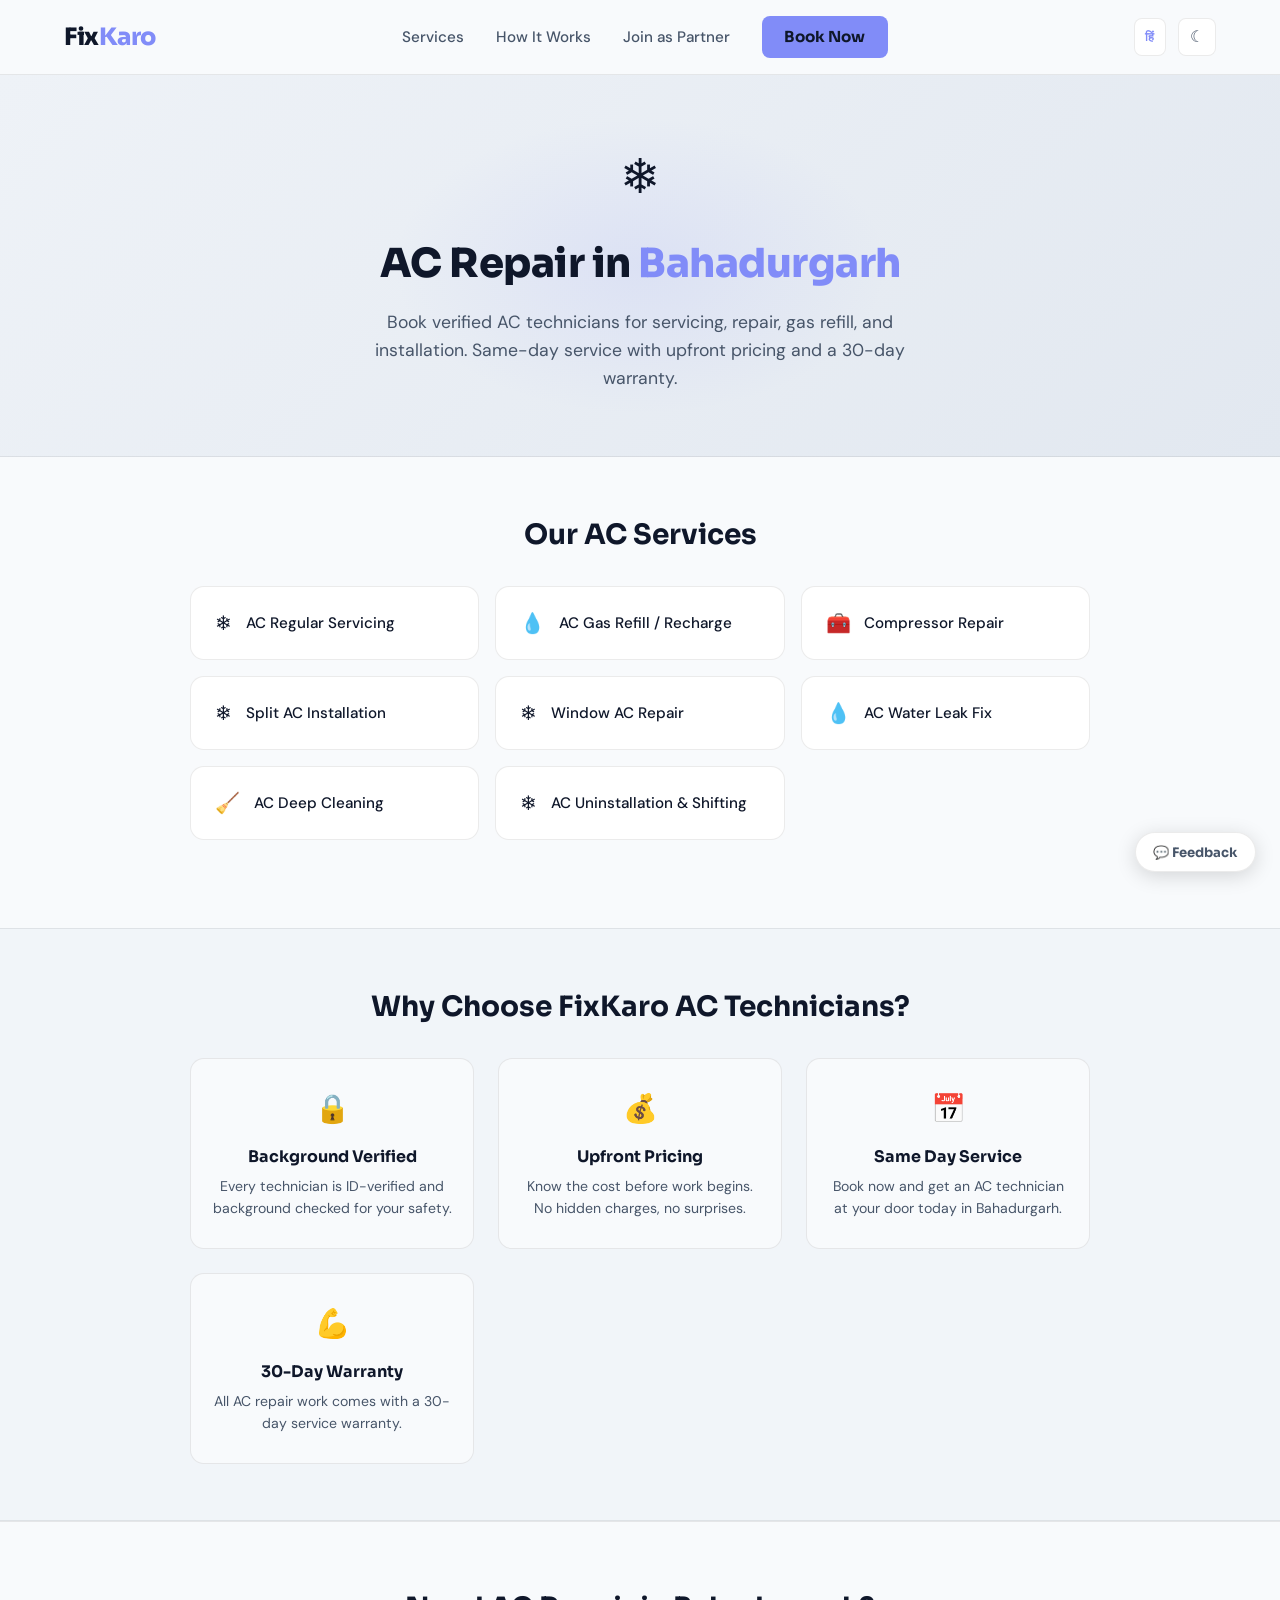
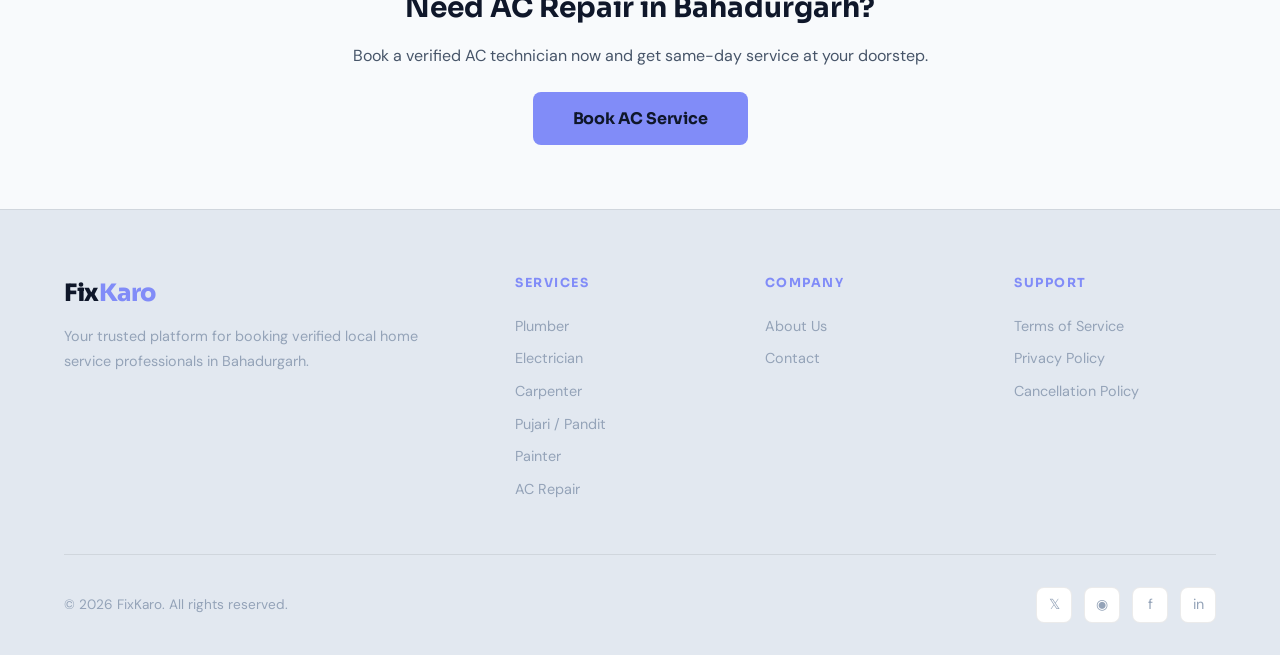
<file: ac-repair.html>
<!DOCTYPE html>
<html lang="en">
<head>
    <meta charset="UTF-8">
    <meta name="viewport" content="width=device-width, initial-scale=1.0">
    <title>AC Repair in Bahadurgarh | FixKaro - AC Service & Installation</title>
    <meta name="description" content="Book verified AC repair technicians in Bahadurgarh for AC servicing, gas refill, installation, and compressor repair. Same-day service with FixKaro!">
    <meta name="keywords" content="AC repair in Bahadurgarh, AC service Bahadurgarh, AC gas refill, AC installation, AC compressor repair, split AC service, window AC repair, FixKaro">
    <meta property="og:title" content="AC Repair in Bahadurgarh | FixKaro - AC Service &amp; Installation">
    <meta property="og:description" content="Book verified AC repair technicians in Bahadurgarh for AC servicing, gas refill, installation, and compressor repair. Same-day service with FixKaro!">
    <meta property="og:type" content="website">
    <meta property="og:url" content="https://fixkaro.in/ac-repair">
    <meta property="og:site_name" content="FixKaro">
    <meta property="og:locale" content="en_IN">
    <meta name="twitter:card" content="summary">
    <meta name="twitter:title" content="AC Repair in Bahadurgarh | FixKaro - AC Service &amp; Installation">
    <meta name="twitter:description" content="Book verified AC repair technicians in Bahadurgarh for AC servicing, gas refill, installation, and compressor repair. Same-day service with FixKaro!">
    <script>!function(){var t=localStorage.getItem('fk-theme')||'light';document.documentElement.setAttribute('data-theme',t)}();</script>
    <link href="https://fonts.googleapis.com/css2?family=Sora:wght@400;600;700;800&family=DM+Sans:wght@400;500&display=swap" rel="stylesheet">
    <link rel="stylesheet" href="styles.css">
    <!-- Google tag (gtag.js) -->
    <script async src="https://www.googletagmanager.com/gtag/js?id=G-228N3XZ30Y"></script>
    <script>
        window.dataLayer = window.dataLayer || [];
        function gtag(){dataLayer.push(arguments);}
        gtag('js', new Date());
        gtag('config', 'G-228N3XZ30Y');
    </script>
</head>
<body>
    <header>
        <div class="container" style="display:flex;justify-content:space-between;align-items:center;">
            <a href="index.html" class="logo">Fix<span>Karo</span></a>
            <nav>
                <a href="index.html#services" data-i18n="nav.services">Services</a>
                <a href="index.html#how-it-works" data-i18n="nav.how_it_works">How It Works</a>
                <a href="join.html" data-i18n="nav.join">Join as Partner</a>
                <a href="index.html" class="nav-cta" data-i18n="nav.book">Book Now</a>
            </nav>
            <div style="display:flex;align-items:center;gap:0.75rem;">
                <button class="lang-toggle" aria-label="हिंदी में बदलें">हिं</button>
                <button class="theme-toggle" aria-label="Toggle theme">&#9728;</button>
                <button class="mobile-menu-btn" aria-label="Menu">&#9776;</button>
            </div>
        </div>
    </header>

    <section class="service-hero">
        <div class="container">
            <div class="icon">&#10052;</div>
            <h1 data-i18n-html="ac.h1">AC Repair in <span class="highlight">Bahadurgarh</span></h1>
            <p data-i18n="ac.hero_p">Book verified AC technicians for servicing, repair, gas refill, and installation. Same-day service with upfront pricing and a 30-day warranty.</p>
        </div>
    </section>

    <section class="sub-services">
        <div class="container">
            <h2 data-i18n="ac.sub_title">Our AC Services</h2>
            <div class="sub-services-grid">
                <div class="sub-service-item">
                    <span class="icon">&#10052;</span>
                    <span data-i18n="ac.svc1">AC Regular Servicing</span>
                </div>
                <div class="sub-service-item">
                    <span class="icon">&#128167;</span>
                    <span data-i18n="ac.svc2">AC Gas Refill / Recharge</span>
                </div>
                <div class="sub-service-item">
                    <span class="icon">&#129520;</span>
                    <span data-i18n="ac.svc3">Compressor Repair</span>
                </div>
                <div class="sub-service-item">
                    <span class="icon">&#10052;</span>
                    <span data-i18n="ac.svc4">Split AC Installation</span>
                </div>
                <div class="sub-service-item">
                    <span class="icon">&#10052;</span>
                    <span data-i18n="ac.svc5">Window AC Repair</span>
                </div>
                <div class="sub-service-item">
                    <span class="icon">&#128167;</span>
                    <span data-i18n="ac.svc6">AC Water Leak Fix</span>
                </div>
                <div class="sub-service-item">
                    <span class="icon">&#129529;</span>
                    <span data-i18n="ac.svc7">AC Deep Cleaning</span>
                </div>
                <div class="sub-service-item">
                    <span class="icon">&#10052;</span>
                    <span data-i18n="ac.svc8">AC Uninstallation & Shifting</span>
                </div>
            </div>
        </div>
    </section>

    <section class="why-section">
        <div class="container">
            <h2 data-i18n="ac.why_title">Why Choose FixKaro AC Technicians?</h2>
            <div class="why-grid">
                <div class="why-item">
                    <div class="icon">&#128274;</div>
                    <h3 data-i18n="why.verified">Background Verified</h3>
                    <p data-i18n="ac.wp1">Every technician is ID-verified and background checked for your safety.</p>
                </div>
                <div class="why-item">
                    <div class="icon">&#128176;</div>
                    <h3 data-i18n="why.pricing">Upfront Pricing</h3>
                    <p data-i18n="ac.wp2">Know the cost before work begins. No hidden charges, no surprises.</p>
                </div>
                <div class="why-item">
                    <div class="icon">&#128197;</div>
                    <h3 data-i18n="why.sameday">Same Day Service</h3>
                    <p data-i18n="ac.wp3">Book now and get an AC technician at your door today in Bahadurgarh.</p>
                </div>
                <div class="why-item">
                    <div class="icon">&#128170;</div>
                    <h3 data-i18n="why.warranty">30-Day Warranty</h3>
                    <p data-i18n="ac.wp4">All AC repair work comes with a 30-day service warranty.</p>
                </div>
            </div>
        </div>
    </section>

    <section class="page-cta">
        <div class="container">
            <h2 data-i18n="ac.cta_h2">Need AC Repair in Bahadurgarh?</h2>
            <p data-i18n="ac.cta_p">Book a verified AC technician now and get same-day service at your doorstep.</p>
            <a href="index.html?service=ac" class="btn-primary" data-i18n="ac.cta_btn">Book AC Service</a>
        </div>
    </section>

    <footer>
        <div class="container">
            <div class="footer-grid">
                <div class="footer-brand">
                    <a href="index.html" class="logo">Fix<span>Karo</span></a>
                    <p data-i18n="footer.tagline">Your trusted platform for booking verified local home service professionals in Bahadurgarh.</p>
                </div>
                <div class="footer-col">
                    <h4 data-i18n="footer.col.services">Services</h4>
                    <a href="plumber.html">Plumber</a>
                    <a href="electrician.html">Electrician</a>
                    <a href="carpenter.html">Carpenter</a>
                    <a href="pujari.html">Pujari / Pandit</a>
                    <a href="painter.html">Painter</a>
                    <a href="ac-repair.html">AC Repair</a>
                </div>
                <div class="footer-col">
                    <h4 data-i18n="footer.col.company">Company</h4>
                    <a href="about.html" data-i18n="footer.about">About Us</a>
                    <a href="contact.html" data-i18n="footer.contact">Contact</a>
                </div>
                <div class="footer-col">
                    <h4 data-i18n="footer.col.support">Support</h4>
                    <a href="terms.html" data-i18n="footer.terms">Terms of Service</a>
                    <a href="privacy.html" data-i18n="footer.privacy">Privacy Policy</a>
                    <a href="cancellation.html" data-i18n="footer.cancellation">Cancellation Policy</a>
                </div>
            </div>
            <div class="footer-bottom">
                <p data-i18n="footer.rights">© 2026 FixKaro. All rights reserved.</p>
                <div class="footer-social">
                    <a href="#" aria-label="Twitter">&#120143;</a>
                    <a href="#" aria-label="Instagram">&#9673;</a>
                    <a href="#" aria-label="Facebook">f</a>
                    <a href="#" aria-label="LinkedIn">in</a>
                </div>
            </div>
        </div>
    </footer>


    <!-- Suggestions Tab -->
    <button class="feedback-tab" id="feedback-tab-btn" data-i18n="feedback.tab">💬 Feedback</button>

    <!-- Suggestions Modal -->
    <div class="feedback-overlay" id="feedback-overlay">
        <div class="feedback-modal">
            <button class="feedback-close" id="feedback-close">&times;</button>

            <div id="feedback-form-view">
                <h2 data-i18n="feedback.title">Share a Suggestion</h2>
                <p class="feedback-sub" data-i18n="feedback.sub">Help us improve FixKaro for Bahadurgarh.</p>
                <form id="feedback-form">
                    <div class="form-group">
                        <label><span data-i18n="feedback.name_label">Your Name</span> <span style="color:var(--text-muted);font-weight:400;" data-i18n="feedback.name_optional">(optional)</span></label>
                        <input type="text" id="fb-name" placeholder="Enter your name" data-i18n-ph="feedback.name_ph">
                    </div>
                    <div class="form-group">
                        <label><span data-i18n="feedback.contact_label">Phone / Email</span> <span style="color:var(--text-muted);font-weight:400;" data-i18n="feedback.contact_optional">(optional, for follow-up)</span></label>
                        <input type="text" id="fb-contact" placeholder="+91 XXXXX or email@example.com" data-i18n-ph="feedback.contact_ph">
                    </div>
                    <div class="form-group">
                        <label data-i18n="feedback.category_label">Category</label>
                        <select id="fb-category">
                            <option value="New Service" data-i18n="feedback.cat_new">Request a New Service</option>
                            <option value="Pricing" data-i18n="feedback.cat_pricing">Pricing Feedback</option>
                            <option value="Website" data-i18n="feedback.cat_website">Website Feedback</option>
                            <option value="General" data-i18n="feedback.cat_general">General Suggestion</option>
                        </select>
                    </div>
                    <div class="form-group">
                        <label><span data-i18n="feedback.message_label">Your Suggestion</span> <span style="color:var(--error);">*</span></label>
                        <textarea id="fb-message" placeholder="Tell us what you think or what service you need..." data-i18n-ph="feedback.message_ph" required></textarea>
                    </div>
                    <button type="submit" class="btn-fb-submit" id="fb-submit" data-i18n="feedback.submit">Send Suggestion</button>
                    <div id="fb-msg" class="feedback-message"></div>
                </form>
            </div>

            <div id="feedback-success-view" style="display:none; text-align:center; padding: 1rem 0 0.5rem;">
                <div style="font-size:3rem; margin-bottom:1rem; animation: pop 0.4s ease;">&#128161;</div>
                <h2 style="margin-bottom:0.5rem;" data-i18n="feedback.success_title">Thank You!</h2>
                <p style="color:var(--text-secondary); font-size:0.92rem; line-height:1.6; margin-bottom:1.5rem;" data-i18n="feedback.success_msg">Your suggestion has been received. We review every submission and use it to make FixKaro better.</p>
                <button class="btn-fb-submit" onclick="closeFeedbackModal()" data-i18n="feedback.done">Done</button>
            </div>
        </div>
    </div>

    <div class="floating-cta">
        <a href="index.html" class="floating-cta-btn fk-btn-book" data-i18n="cta.book">📅 Book Now</a>
        <a href="join.html" class="floating-cta-btn fk-btn-pro" data-i18n="cta.join">🤝 Partner बनें</a>
    </div>
    <script src="script.js"></script>
</body>
</html>
</file>
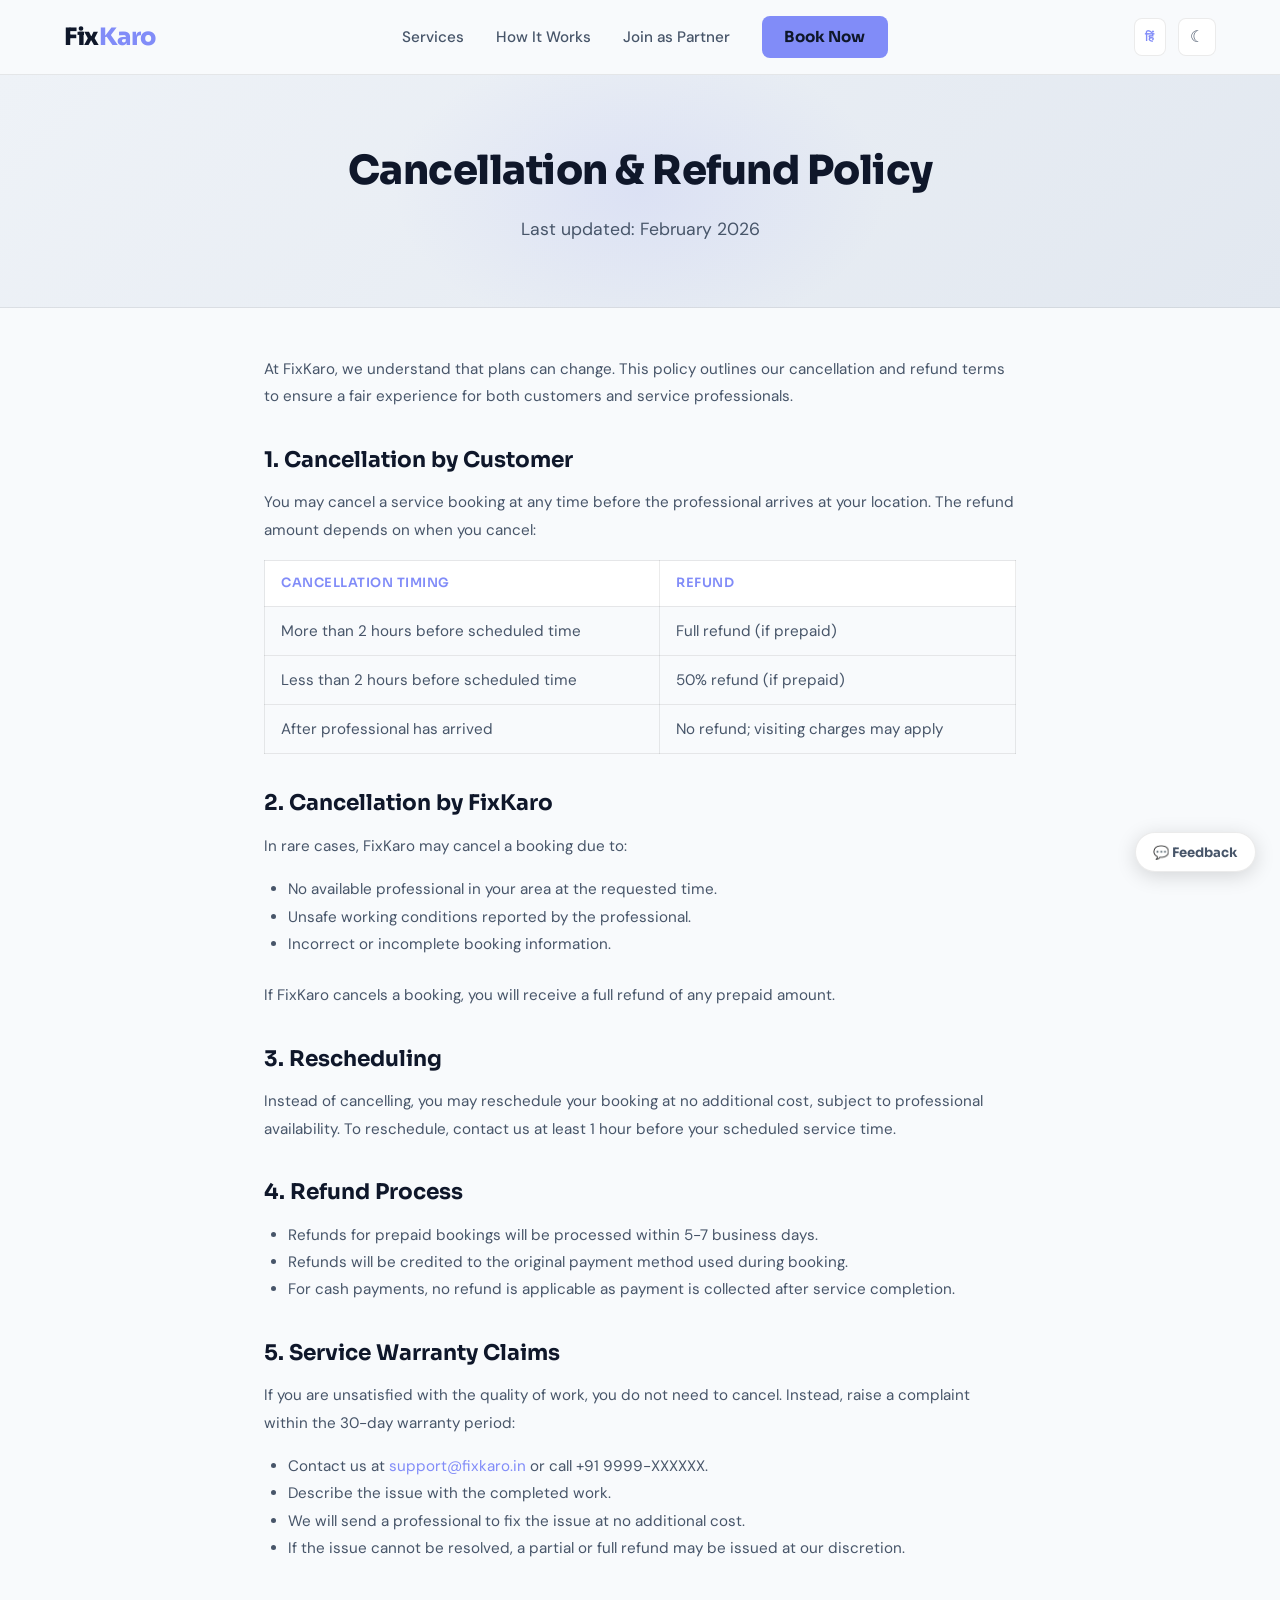
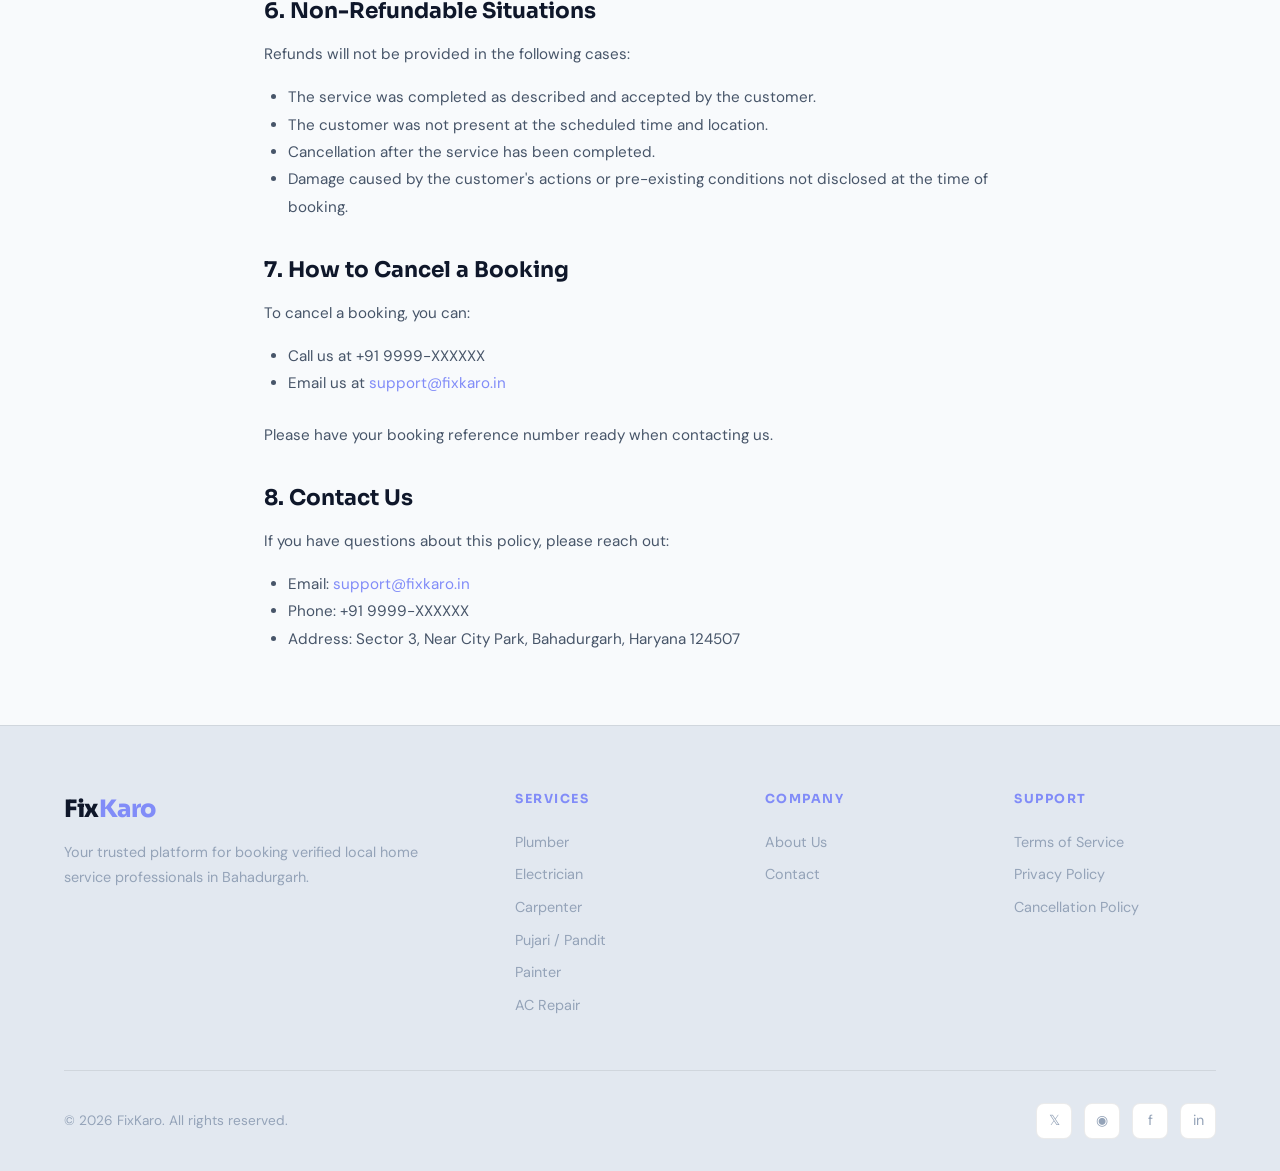
<file: cancellation.html>
<!DOCTYPE html>
<html lang="en">
<head>
    <meta charset="UTF-8">
    <meta name="viewport" content="width=device-width, initial-scale=1.0">
    <title>Cancellation & Refund Policy | FixKaro - Home Services in Bahadurgarh</title>
    <meta name="description" content="Read FixKaro's Cancellation and Refund Policy. Understand how to cancel bookings and our refund process for home services in Bahadurgarh.">
    <meta name="keywords" content="FixKaro cancellation policy, refund policy, cancel booking, home services refund, Bahadurgarh">
    <meta property="og:title" content="Cancellation &amp; Refund Policy | FixKaro - Home Services in Bahadurgarh">
    <meta property="og:description" content="Read FixKaro's Cancellation and Refund Policy. Understand how to cancel bookings and our refund process for home services in Bahadurgarh.">
    <meta property="og:type" content="website">
    <meta property="og:url" content="https://fixkaro.in/cancellation">
    <meta property="og:site_name" content="FixKaro">
    <meta property="og:locale" content="en_IN">
    <meta name="twitter:card" content="summary">
    <meta name="twitter:title" content="Cancellation &amp; Refund Policy | FixKaro - Home Services in Bahadurgarh">
    <meta name="twitter:description" content="Read FixKaro's Cancellation and Refund Policy. Understand how to cancel bookings and our refund process for home services in Bahadurgarh.">
    <script>!function(){var t=localStorage.getItem('fk-theme')||'light';document.documentElement.setAttribute('data-theme',t)}();</script>
    <link href="https://fonts.googleapis.com/css2?family=Sora:wght@400;600;700;800&family=DM+Sans:wght@400;500&display=swap" rel="stylesheet">
    <link rel="stylesheet" href="styles.css">
    <style>
        .policy-table { width: 100%; border-collapse: collapse; margin: 1rem 0 1.5rem; font-size: 0.95rem; }
        .policy-table th, .policy-table td { padding: 0.75rem 1rem; border: 1px solid var(--border); text-align: left; }
        .policy-table th { background: var(--bg-surface); font-weight: 600; color: var(--primary); font-family: 'Sora', sans-serif; font-size: 0.8rem; text-transform: uppercase; letter-spacing: 0.5px; }
        .policy-table td { color: var(--text-secondary); background: var(--bg); }
        .policy-table tr:hover td { background: var(--bg-surface); }
        @media (max-width: 600px) {
            .policy-table { font-size: 0.85rem; }
            .policy-table th, .policy-table td { padding: 0.5rem; }
        }
    </style>
    <!-- Google tag (gtag.js) -->
    <script async src="https://www.googletagmanager.com/gtag/js?id=G-228N3XZ30Y"></script>
    <script>
        window.dataLayer = window.dataLayer || [];
        function gtag(){dataLayer.push(arguments);}
        gtag('js', new Date());
        gtag('config', 'G-228N3XZ30Y');
    </script>
</head>
<body>
    <header>
        <div class="container" style="display:flex;justify-content:space-between;align-items:center;">
            <a href="index.html" class="logo">Fix<span>Karo</span></a>
            <nav>
                <a href="index.html#services" data-i18n="nav.services">Services</a>
                <a href="index.html#how-it-works" data-i18n="nav.how_it_works">How It Works</a>
                <a href="join.html" data-i18n="nav.join">Join as Partner</a>
                <a href="index.html" class="nav-cta" data-i18n="nav.book">Book Now</a>
            </nav>
            <div style="display:flex;align-items:center;gap:0.75rem;">
                <button class="lang-toggle" aria-label="हिंदी में बदलें">हिं</button>
                <button class="theme-toggle" aria-label="Toggle theme">&#9728;</button>
                <button class="mobile-menu-btn" aria-label="Menu">&#9776;</button>
            </div>
        </div>
    </header>

    <section class="page-hero">
        <div class="container">
            <h1>Cancellation & Refund Policy</h1>
            <p>Last updated: February 2026</p>
        </div>
    </section>

    <div class="page-content">
        <p>At FixKaro, we understand that plans can change. This policy outlines our cancellation and refund terms to ensure a fair experience for both customers and service professionals.</p>

        <h2>1. Cancellation by Customer</h2>
        <p>You may cancel a service booking at any time before the professional arrives at your location. The refund amount depends on when you cancel:</p>

        <table class="policy-table">
            <thead>
                <tr>
                    <th>Cancellation Timing</th>
                    <th>Refund</th>
                </tr>
            </thead>
            <tbody>
                <tr>
                    <td>More than 2 hours before scheduled time</td>
                    <td>Full refund (if prepaid)</td>
                </tr>
                <tr>
                    <td>Less than 2 hours before scheduled time</td>
                    <td>50% refund (if prepaid)</td>
                </tr>
                <tr>
                    <td>After professional has arrived</td>
                    <td>No refund; visiting charges may apply</td>
                </tr>
            </tbody>
        </table>

        <h2>2. Cancellation by FixKaro</h2>
        <p>In rare cases, FixKaro may cancel a booking due to:</p>
        <ul>
            <li>No available professional in your area at the requested time.</li>
            <li>Unsafe working conditions reported by the professional.</li>
            <li>Incorrect or incomplete booking information.</li>
        </ul>
        <p>If FixKaro cancels a booking, you will receive a full refund of any prepaid amount.</p>

        <h2>3. Rescheduling</h2>
        <p>Instead of cancelling, you may reschedule your booking at no additional cost, subject to professional availability. To reschedule, contact us at least 1 hour before your scheduled service time.</p>

        <h2>4. Refund Process</h2>
        <ul>
            <li>Refunds for prepaid bookings will be processed within 5-7 business days.</li>
            <li>Refunds will be credited to the original payment method used during booking.</li>
            <li>For cash payments, no refund is applicable as payment is collected after service completion.</li>
        </ul>

        <h2>5. Service Warranty Claims</h2>
        <p>If you are unsatisfied with the quality of work, you do not need to cancel. Instead, raise a complaint within the 30-day warranty period:</p>
        <ul>
            <li>Contact us at <a href="mailto:support@fixkaro.in">support@fixkaro.in</a> or call +91 9999-XXXXXX.</li>
            <li>Describe the issue with the completed work.</li>
            <li>We will send a professional to fix the issue at no additional cost.</li>
            <li>If the issue cannot be resolved, a partial or full refund may be issued at our discretion.</li>
        </ul>

        <h2>6. Non-Refundable Situations</h2>
        <p>Refunds will not be provided in the following cases:</p>
        <ul>
            <li>The service was completed as described and accepted by the customer.</li>
            <li>The customer was not present at the scheduled time and location.</li>
            <li>Cancellation after the service has been completed.</li>
            <li>Damage caused by the customer's actions or pre-existing conditions not disclosed at the time of booking.</li>
        </ul>

        <h2>7. How to Cancel a Booking</h2>
        <p>To cancel a booking, you can:</p>
        <ul>
            <li>Call us at +91 9999-XXXXXX</li>
            <li>Email us at <a href="mailto:support@fixkaro.in">support@fixkaro.in</a></li>
        </ul>
        <p>Please have your booking reference number ready when contacting us.</p>

        <h2>8. Contact Us</h2>
        <p>If you have questions about this policy, please reach out:</p>
        <ul>
            <li>Email: <a href="mailto:support@fixkaro.in">support@fixkaro.in</a></li>
            <li>Phone: +91 9999-XXXXXX</li>
            <li>Address: Sector 3, Near City Park, Bahadurgarh, Haryana 124507</li>
        </ul>
    </div>

    <footer>
        <div class="container">
            <div class="footer-grid">
                <div class="footer-brand">
                    <a href="index.html" class="logo">Fix<span>Karo</span></a>
                    <p data-i18n="footer.tagline">Your trusted platform for booking verified local home service professionals in Bahadurgarh.</p>
                </div>
                <div class="footer-col">
                    <h4 data-i18n="footer.col.services">Services</h4>
                    <a href="plumber.html">Plumber</a>
                    <a href="electrician.html">Electrician</a>
                    <a href="carpenter.html">Carpenter</a>
                    <a href="pujari.html">Pujari / Pandit</a>
                    <a href="painter.html">Painter</a>
                    <a href="ac-repair.html">AC Repair</a>
                </div>
                <div class="footer-col">
                    <h4 data-i18n="footer.col.company">Company</h4>
                    <a href="about.html" data-i18n="footer.about">About Us</a>
                    <a href="contact.html" data-i18n="footer.contact">Contact</a>
                </div>
                <div class="footer-col">
                    <h4 data-i18n="footer.col.support">Support</h4>
                    <a href="terms.html" data-i18n="footer.terms">Terms of Service</a>
                    <a href="privacy.html" data-i18n="footer.privacy">Privacy Policy</a>
                    <a href="cancellation.html" data-i18n="footer.cancellation">Cancellation Policy</a>
                </div>
            </div>
            <div class="footer-bottom">
                <p data-i18n="footer.rights">© 2026 FixKaro. All rights reserved.</p>
                <div class="footer-social">
                    <a href="#" aria-label="Twitter">&#120143;</a>
                    <a href="#" aria-label="Instagram">&#9673;</a>
                    <a href="#" aria-label="Facebook">f</a>
                    <a href="#" aria-label="LinkedIn">in</a>
                </div>
            </div>
        </div>
    </footer>


    <!-- Suggestions Tab -->
    <button class="feedback-tab" id="feedback-tab-btn" data-i18n="feedback.tab">💬 Feedback</button>

    <!-- Suggestions Modal -->
    <div class="feedback-overlay" id="feedback-overlay">
        <div class="feedback-modal">
            <button class="feedback-close" id="feedback-close">&times;</button>

            <div id="feedback-form-view">
                <h2 data-i18n="feedback.title">Share a Suggestion</h2>
                <p class="feedback-sub" data-i18n="feedback.sub">Help us improve FixKaro for Bahadurgarh.</p>
                <form id="feedback-form">
                    <div class="form-group">
                        <label><span data-i18n="feedback.name_label">Your Name</span> <span style="color:var(--text-muted);font-weight:400;" data-i18n="feedback.name_optional">(optional)</span></label>
                        <input type="text" id="fb-name" placeholder="Enter your name" data-i18n-ph="feedback.name_ph">
                    </div>
                    <div class="form-group">
                        <label><span data-i18n="feedback.contact_label">Phone / Email</span> <span style="color:var(--text-muted);font-weight:400;" data-i18n="feedback.contact_optional">(optional, for follow-up)</span></label>
                        <input type="text" id="fb-contact" placeholder="+91 XXXXX or email@example.com" data-i18n-ph="feedback.contact_ph">
                    </div>
                    <div class="form-group">
                        <label data-i18n="feedback.category_label">Category</label>
                        <select id="fb-category">
                            <option value="New Service" data-i18n="feedback.cat_new">Request a New Service</option>
                            <option value="Pricing" data-i18n="feedback.cat_pricing">Pricing Feedback</option>
                            <option value="Website" data-i18n="feedback.cat_website">Website Feedback</option>
                            <option value="General" data-i18n="feedback.cat_general">General Suggestion</option>
                        </select>
                    </div>
                    <div class="form-group">
                        <label><span data-i18n="feedback.message_label">Your Suggestion</span> <span style="color:var(--error);">*</span></label>
                        <textarea id="fb-message" placeholder="Tell us what you think or what service you need..." data-i18n-ph="feedback.message_ph" required></textarea>
                    </div>
                    <button type="submit" class="btn-fb-submit" id="fb-submit" data-i18n="feedback.submit">Send Suggestion</button>
                    <div id="fb-msg" class="feedback-message"></div>
                </form>
            </div>

            <div id="feedback-success-view" style="display:none; text-align:center; padding: 1rem 0 0.5rem;">
                <div style="font-size:3rem; margin-bottom:1rem; animation: pop 0.4s ease;">&#128161;</div>
                <h2 style="margin-bottom:0.5rem;" data-i18n="feedback.success_title">Thank You!</h2>
                <p style="color:var(--text-secondary); font-size:0.92rem; line-height:1.6; margin-bottom:1.5rem;" data-i18n="feedback.success_msg">Your suggestion has been received. We review every submission and use it to make FixKaro better.</p>
                <button class="btn-fb-submit" onclick="closeFeedbackModal()" data-i18n="feedback.done">Done</button>
            </div>
        </div>
    </div>

    <div class="floating-cta">
        <a href="index.html" class="floating-cta-btn fk-btn-book" data-i18n="cta.book">📅 Book Now</a>
        <a href="join.html" class="floating-cta-btn fk-btn-pro" data-i18n="cta.join">🤝 Partner बनें</a>
    </div>
    <script src="script.js"></script>
</body>
</html>
</file>
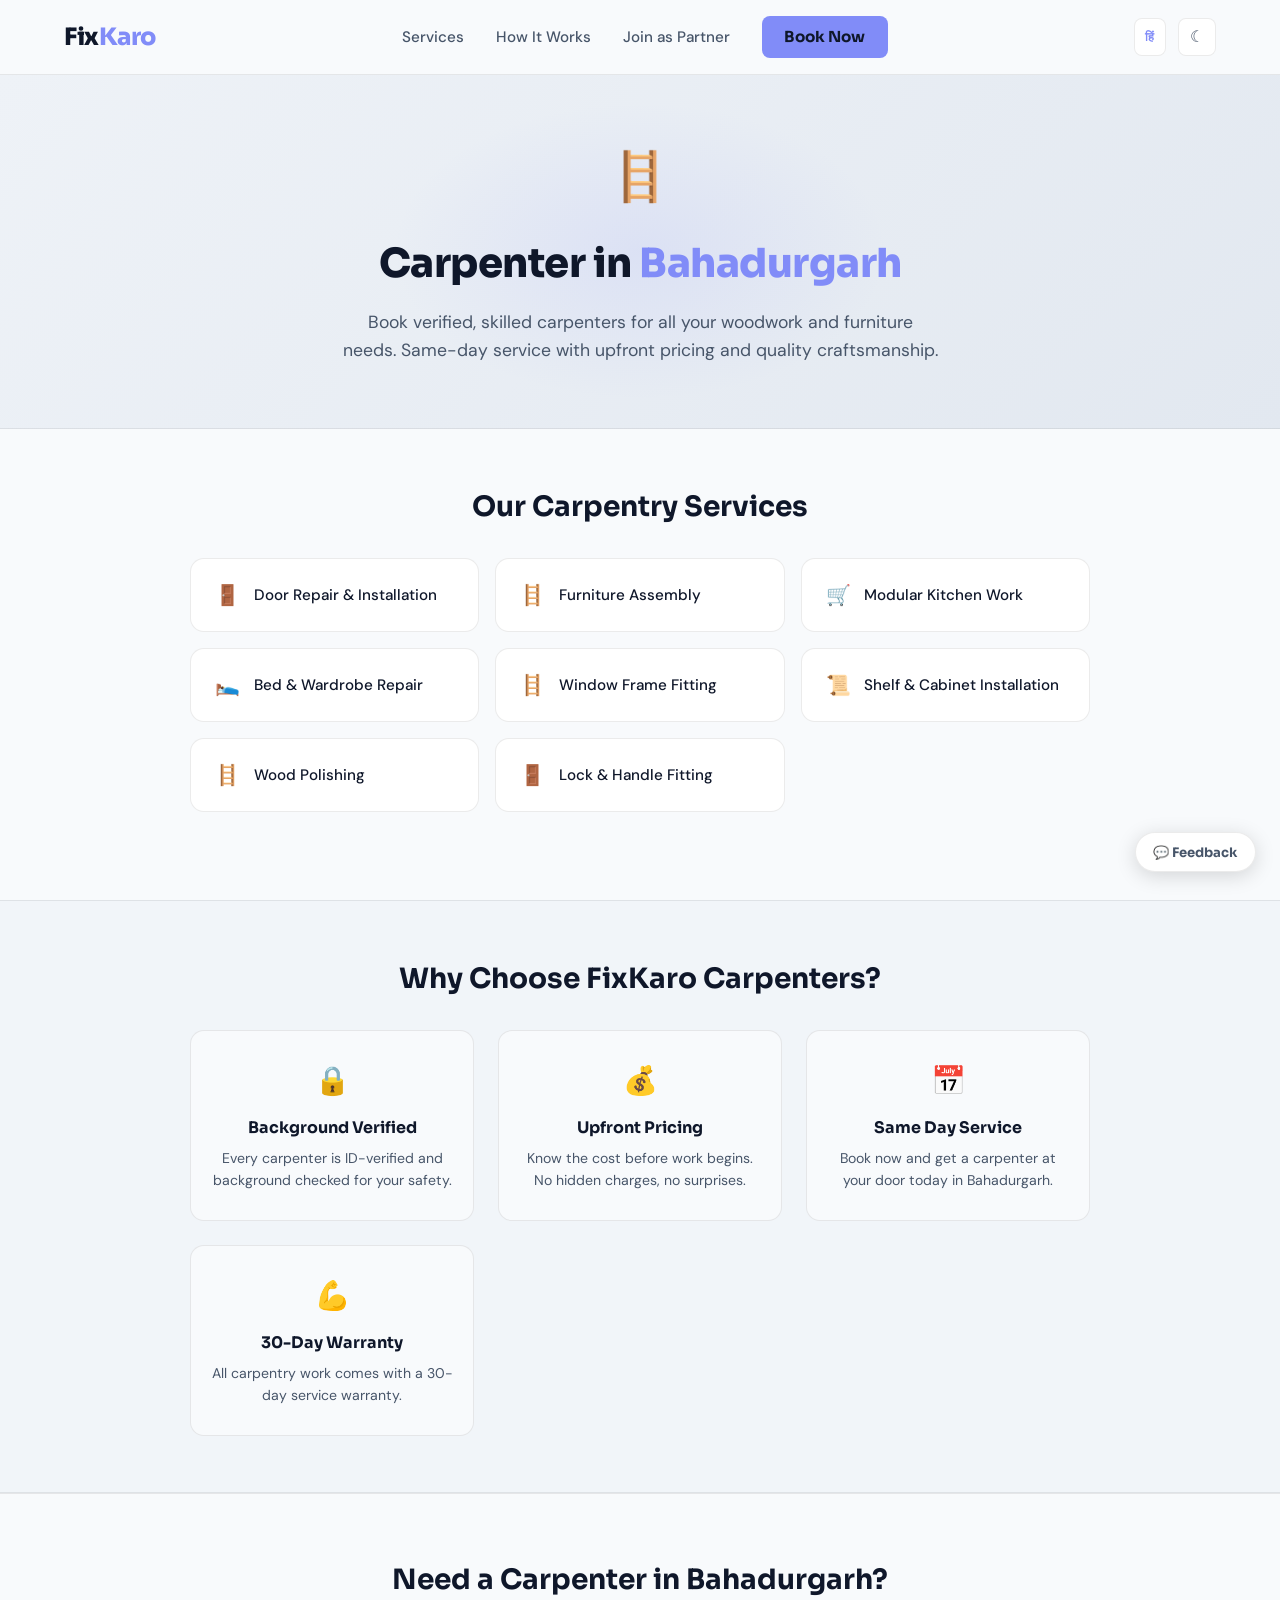
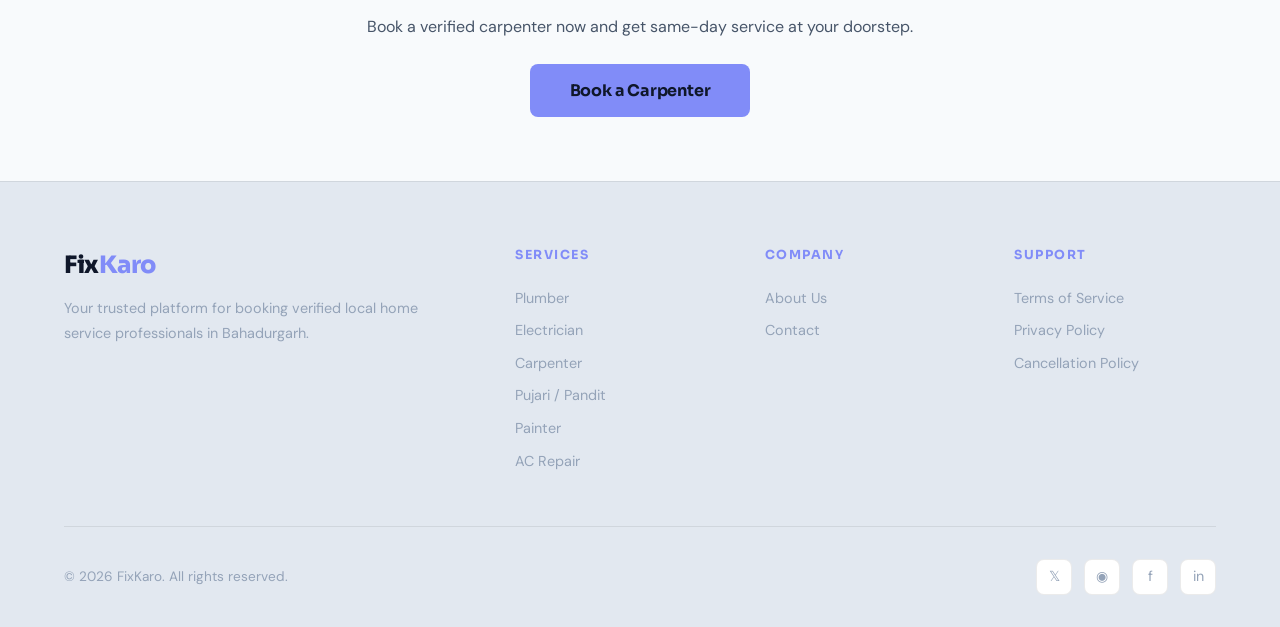
<file: carpenter.html>
<!DOCTYPE html>
<html lang="en">
<head>
    <meta charset="UTF-8">
    <meta name="viewport" content="width=device-width, initial-scale=1.0">
    <title>Carpenter in Bahadurgarh | FixKaro - Trusted Carpentry Services</title>
    <meta name="description" content="Book verified carpenters in Bahadurgarh for furniture repair, door fitting, modular kitchen, bed & wardrobe work, and more. Same-day service with FixKaro!">
    <meta name="keywords" content="carpenter in Bahadurgarh, carpentry services Bahadurgarh, furniture repair, door fitting, modular kitchen, wardrobe, FixKaro">
    <meta property="og:title" content="Carpenter in Bahadurgarh | FixKaro - Trusted Carpentry Services">
    <meta property="og:description" content="Book verified carpenters in Bahadurgarh for furniture repair, door fitting, modular kitchen, bed &amp; wardrobe work, and more. Same-day service with FixKaro!">
    <meta property="og:type" content="website">
    <meta property="og:url" content="https://fixkaro.in/carpenter">
    <meta property="og:site_name" content="FixKaro">
    <meta property="og:locale" content="en_IN">
    <meta name="twitter:card" content="summary">
    <meta name="twitter:title" content="Carpenter in Bahadurgarh | FixKaro - Trusted Carpentry Services">
    <meta name="twitter:description" content="Book verified carpenters in Bahadurgarh for furniture repair, door fitting, modular kitchen, bed &amp; wardrobe work, and more. Same-day service with FixKaro!">
    <script>!function(){var t=localStorage.getItem('fk-theme')||'light';document.documentElement.setAttribute('data-theme',t)}();</script>
    <link href="https://fonts.googleapis.com/css2?family=Sora:wght@400;600;700;800&family=DM+Sans:wght@400;500&display=swap" rel="stylesheet">
    <link rel="stylesheet" href="styles.css">
    <!-- Google tag (gtag.js) -->
    <script async src="https://www.googletagmanager.com/gtag/js?id=G-228N3XZ30Y"></script>
    <script>
        window.dataLayer = window.dataLayer || [];
        function gtag(){dataLayer.push(arguments);}
        gtag('js', new Date());
        gtag('config', 'G-228N3XZ30Y');
    </script>
</head>
<body>
    <header>
        <div class="container" style="display:flex;justify-content:space-between;align-items:center;">
            <a href="index.html" class="logo">Fix<span>Karo</span></a>
            <nav>
                <a href="index.html#services" data-i18n="nav.services">Services</a>
                <a href="index.html#how-it-works" data-i18n="nav.how_it_works">How It Works</a>
                <a href="join.html" data-i18n="nav.join">Join as Partner</a>
                <a href="index.html" class="nav-cta" data-i18n="nav.book">Book Now</a>
            </nav>
            <div style="display:flex;align-items:center;gap:0.75rem;">
                <button class="lang-toggle" aria-label="हिंदी में बदलें">हिं</button>
                <button class="theme-toggle" aria-label="Toggle theme">&#9728;</button>
                <button class="mobile-menu-btn" aria-label="Menu">&#9776;</button>
            </div>
        </div>
    </header>

    <section class="service-hero">
        <div class="container">
            <div class="icon">&#129692;</div>
            <h1 data-i18n-html="carpenter.h1">Carpenter in <span class="highlight">Bahadurgarh</span></h1>
            <p data-i18n="carpenter.hero_p">Book verified, skilled carpenters for all your woodwork and furniture needs. Same-day service with upfront pricing and quality craftsmanship.</p>
        </div>
    </section>

    <section class="sub-services">
        <div class="container">
            <h2 data-i18n="carpenter.sub_title">Our Carpentry Services</h2>
            <div class="sub-services-grid">
                <div class="sub-service-item">
                    <span class="icon">&#128682;</span>
                    <span data-i18n="carpenter.svc1">Door Repair & Installation</span>
                </div>
                <div class="sub-service-item">
                    <span class="icon">&#129692;</span>
                    <span data-i18n="carpenter.svc2">Furniture Assembly</span>
                </div>
                <div class="sub-service-item">
                    <span class="icon">&#128722;</span>
                    <span data-i18n="carpenter.svc3">Modular Kitchen Work</span>
                </div>
                <div class="sub-service-item">
                    <span class="icon">&#128716;</span>
                    <span data-i18n="carpenter.svc4">Bed & Wardrobe Repair</span>
                </div>
                <div class="sub-service-item">
                    <span class="icon">&#129692;</span>
                    <span data-i18n="carpenter.svc5">Window Frame Fitting</span>
                </div>
                <div class="sub-service-item">
                    <span class="icon">&#128220;</span>
                    <span data-i18n="carpenter.svc6">Shelf & Cabinet Installation</span>
                </div>
                <div class="sub-service-item">
                    <span class="icon">&#129692;</span>
                    <span data-i18n="carpenter.svc7">Wood Polishing</span>
                </div>
                <div class="sub-service-item">
                    <span class="icon">&#128682;</span>
                    <span data-i18n="carpenter.svc8">Lock & Handle Fitting</span>
                </div>
            </div>
        </div>
    </section>

    <section class="why-section">
        <div class="container">
            <h2 data-i18n="carpenter.why_title">Why Choose FixKaro Carpenters?</h2>
            <div class="why-grid">
                <div class="why-item">
                    <div class="icon">&#128274;</div>
                    <h3 data-i18n="why.verified">Background Verified</h3>
                    <p data-i18n="carpenter.wp1">Every carpenter is ID-verified and background checked for your safety.</p>
                </div>
                <div class="why-item">
                    <div class="icon">&#128176;</div>
                    <h3 data-i18n="why.pricing">Upfront Pricing</h3>
                    <p data-i18n="carpenter.wp2">Know the cost before work begins. No hidden charges, no surprises.</p>
                </div>
                <div class="why-item">
                    <div class="icon">&#128197;</div>
                    <h3 data-i18n="why.sameday">Same Day Service</h3>
                    <p data-i18n="carpenter.wp3">Book now and get a carpenter at your door today in Bahadurgarh.</p>
                </div>
                <div class="why-item">
                    <div class="icon">&#128170;</div>
                    <h3 data-i18n="why.warranty">30-Day Warranty</h3>
                    <p data-i18n="carpenter.wp4">All carpentry work comes with a 30-day service warranty.</p>
                </div>
            </div>
        </div>
    </section>

    <section class="page-cta">
        <div class="container">
            <h2 data-i18n="carpenter.cta_h2">Need a Carpenter in Bahadurgarh?</h2>
            <p data-i18n="carpenter.cta_p">Book a verified carpenter now and get same-day service at your doorstep.</p>
            <a href="index.html?service=carpenter" class="btn-primary" data-i18n="carpenter.cta_btn">Book a Carpenter</a>
        </div>
    </section>

    <footer>
        <div class="container">
            <div class="footer-grid">
                <div class="footer-brand">
                    <a href="index.html" class="logo">Fix<span>Karo</span></a>
                    <p data-i18n="footer.tagline">Your trusted platform for booking verified local home service professionals in Bahadurgarh.</p>
                </div>
                <div class="footer-col">
                    <h4 data-i18n="footer.col.services">Services</h4>
                    <a href="plumber.html">Plumber</a>
                    <a href="electrician.html">Electrician</a>
                    <a href="carpenter.html">Carpenter</a>
                    <a href="pujari.html">Pujari / Pandit</a>
                    <a href="painter.html">Painter</a>
                    <a href="ac-repair.html">AC Repair</a>
                </div>
                <div class="footer-col">
                    <h4 data-i18n="footer.col.company">Company</h4>
                    <a href="about.html" data-i18n="footer.about">About Us</a>
                    <a href="contact.html" data-i18n="footer.contact">Contact</a>
                </div>
                <div class="footer-col">
                    <h4 data-i18n="footer.col.support">Support</h4>
                    <a href="terms.html" data-i18n="footer.terms">Terms of Service</a>
                    <a href="privacy.html" data-i18n="footer.privacy">Privacy Policy</a>
                    <a href="cancellation.html" data-i18n="footer.cancellation">Cancellation Policy</a>
                </div>
            </div>
            <div class="footer-bottom">
                <p data-i18n="footer.rights">© 2026 FixKaro. All rights reserved.</p>
                <div class="footer-social">
                    <a href="#" aria-label="Twitter">&#120143;</a>
                    <a href="#" aria-label="Instagram">&#9673;</a>
                    <a href="#" aria-label="Facebook">f</a>
                    <a href="#" aria-label="LinkedIn">in</a>
                </div>
            </div>
        </div>
    </footer>


    <!-- Suggestions Tab -->
    <button class="feedback-tab" id="feedback-tab-btn" data-i18n="feedback.tab">💬 Feedback</button>

    <!-- Suggestions Modal -->
    <div class="feedback-overlay" id="feedback-overlay">
        <div class="feedback-modal">
            <button class="feedback-close" id="feedback-close">&times;</button>

            <div id="feedback-form-view">
                <h2 data-i18n="feedback.title">Share a Suggestion</h2>
                <p class="feedback-sub" data-i18n="feedback.sub">Help us improve FixKaro for Bahadurgarh.</p>
                <form id="feedback-form">
                    <div class="form-group">
                        <label><span data-i18n="feedback.name_label">Your Name</span> <span style="color:var(--text-muted);font-weight:400;" data-i18n="feedback.name_optional">(optional)</span></label>
                        <input type="text" id="fb-name" placeholder="Enter your name" data-i18n-ph="feedback.name_ph">
                    </div>
                    <div class="form-group">
                        <label><span data-i18n="feedback.contact_label">Phone / Email</span> <span style="color:var(--text-muted);font-weight:400;" data-i18n="feedback.contact_optional">(optional, for follow-up)</span></label>
                        <input type="text" id="fb-contact" placeholder="+91 XXXXX or email@example.com" data-i18n-ph="feedback.contact_ph">
                    </div>
                    <div class="form-group">
                        <label data-i18n="feedback.category_label">Category</label>
                        <select id="fb-category">
                            <option value="New Service" data-i18n="feedback.cat_new">Request a New Service</option>
                            <option value="Pricing" data-i18n="feedback.cat_pricing">Pricing Feedback</option>
                            <option value="Website" data-i18n="feedback.cat_website">Website Feedback</option>
                            <option value="General" data-i18n="feedback.cat_general">General Suggestion</option>
                        </select>
                    </div>
                    <div class="form-group">
                        <label><span data-i18n="feedback.message_label">Your Suggestion</span> <span style="color:var(--error);">*</span></label>
                        <textarea id="fb-message" placeholder="Tell us what you think or what service you need..." data-i18n-ph="feedback.message_ph" required></textarea>
                    </div>
                    <button type="submit" class="btn-fb-submit" id="fb-submit" data-i18n="feedback.submit">Send Suggestion</button>
                    <div id="fb-msg" class="feedback-message"></div>
                </form>
            </div>

            <div id="feedback-success-view" style="display:none; text-align:center; padding: 1rem 0 0.5rem;">
                <div style="font-size:3rem; margin-bottom:1rem; animation: pop 0.4s ease;">&#128161;</div>
                <h2 style="margin-bottom:0.5rem;" data-i18n="feedback.success_title">Thank You!</h2>
                <p style="color:var(--text-secondary); font-size:0.92rem; line-height:1.6; margin-bottom:1.5rem;" data-i18n="feedback.success_msg">Your suggestion has been received. We review every submission and use it to make FixKaro better.</p>
                <button class="btn-fb-submit" onclick="closeFeedbackModal()" data-i18n="feedback.done">Done</button>
            </div>
        </div>
    </div>

    <div class="floating-cta">
        <a href="index.html" class="floating-cta-btn fk-btn-book" data-i18n="cta.book">📅 Book Now</a>
        <a href="join.html" class="floating-cta-btn fk-btn-pro" data-i18n="cta.join">🤝 Partner बनें</a>
    </div>
    <script src="script.js"></script>
</body>
</html>
</file>
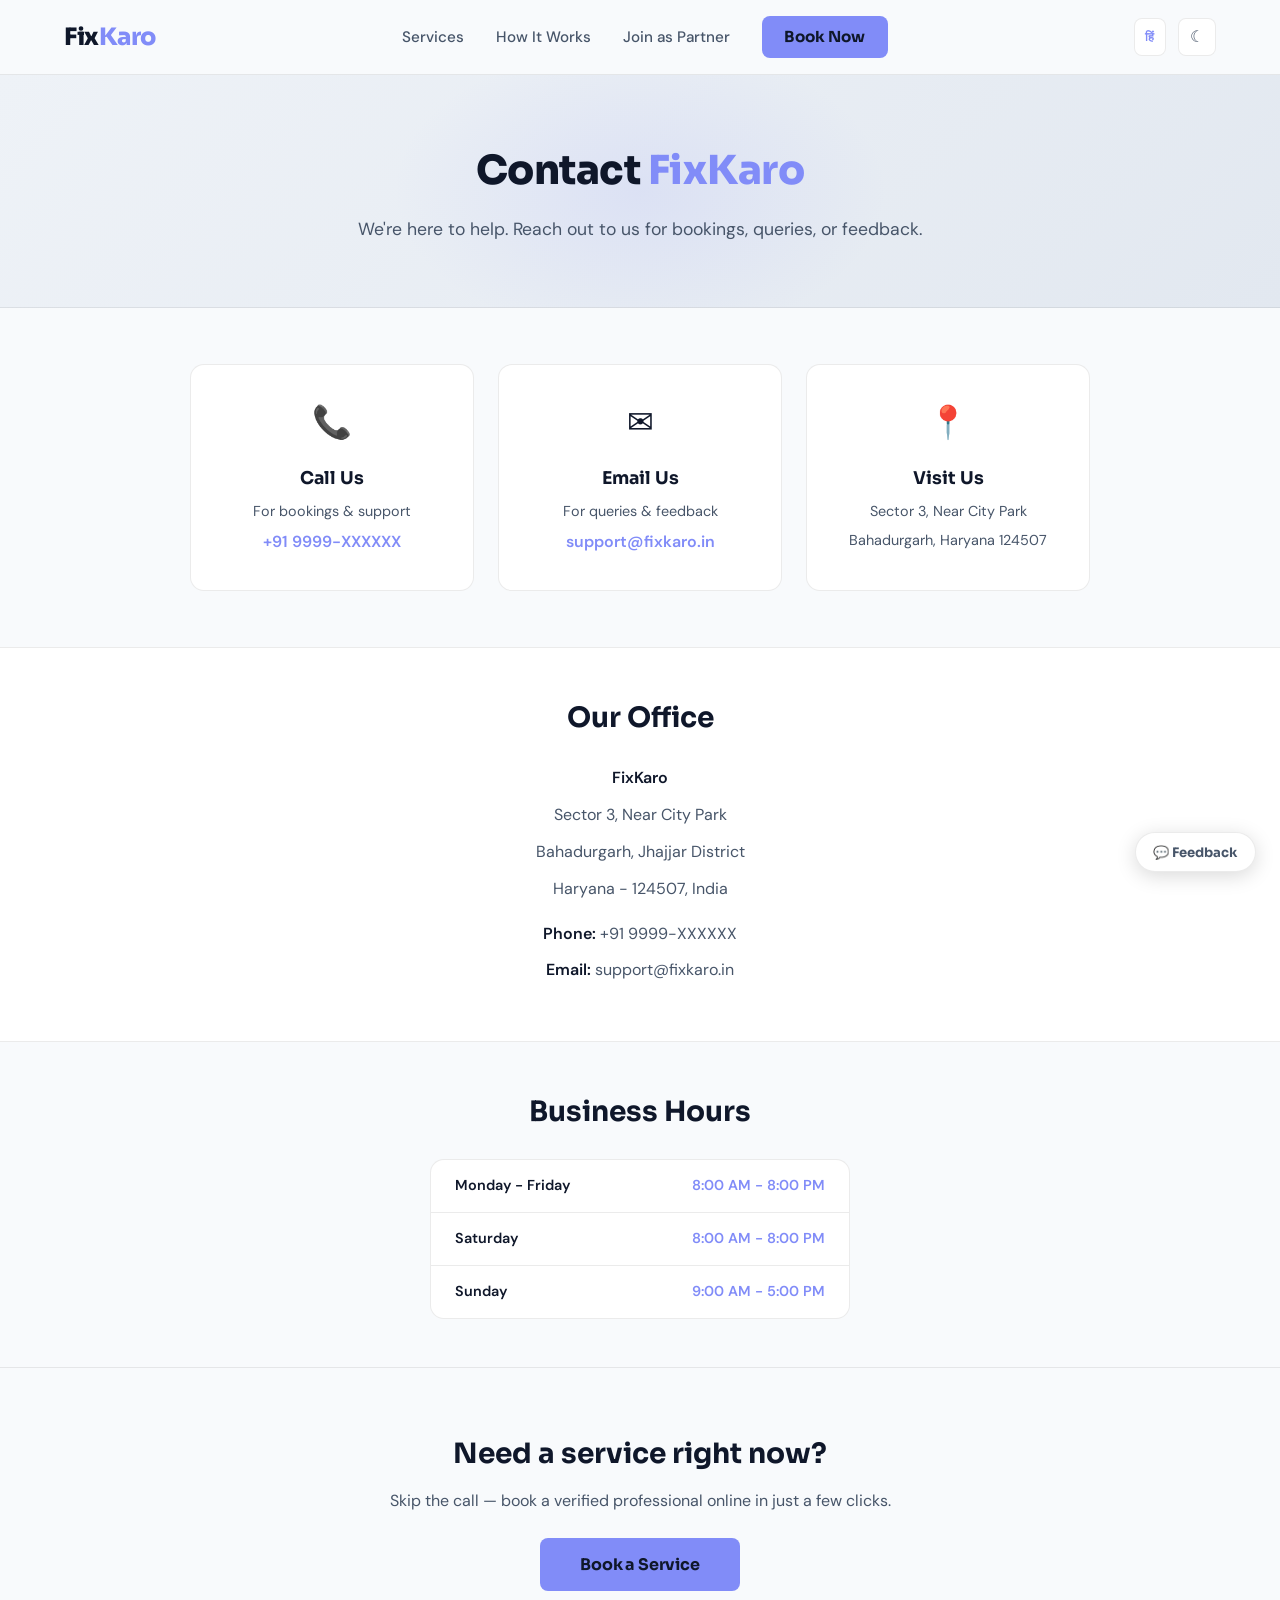
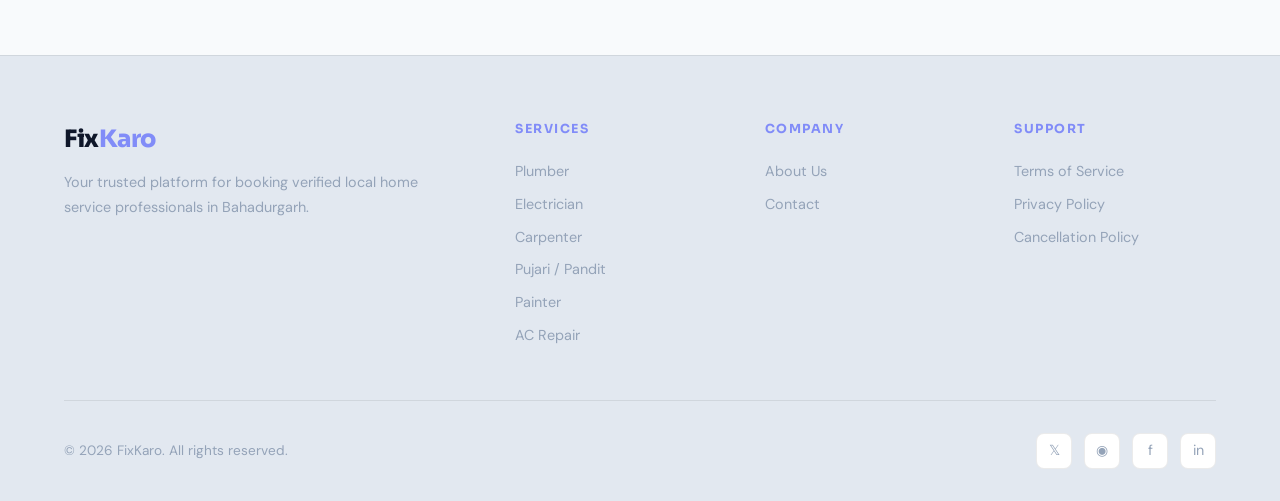
<file: contact.html>
<!DOCTYPE html>
<html lang="en">
<head>
    <meta charset="UTF-8">
    <meta name="viewport" content="width=device-width, initial-scale=1.0">
    <title>Contact FixKaro | Home Services in Bahadurgarh - Get in Touch</title>
    <meta name="description" content="Contact FixKaro for home services in Bahadurgarh. Reach us by phone, email, or visit our office. We're here to help with plumbing, electrical, carpentry, and more.">
    <meta name="keywords" content="contact FixKaro, FixKaro Bahadurgarh, home services contact, customer support, Bahadurgarh services">
    <meta property="og:title" content="Contact FixKaro | Home Services in Bahadurgarh - Get in Touch">
    <meta property="og:description" content="Contact FixKaro for home services in Bahadurgarh. Reach us by phone, email, or visit our office. We're here to help with plumbing, electrical, carpentry, and more.">
    <meta property="og:type" content="website">
    <meta property="og:url" content="https://fixkaro.in/contact">
    <meta property="og:site_name" content="FixKaro">
    <meta property="og:locale" content="en_IN">
    <meta name="twitter:card" content="summary">
    <meta name="twitter:title" content="Contact FixKaro | Home Services in Bahadurgarh - Get in Touch">
    <meta name="twitter:description" content="Contact FixKaro for home services in Bahadurgarh. Reach us by phone, email, or visit our office. We're here to help with plumbing, electrical, carpentry, and more.">
    <script>!function(){var t=localStorage.getItem('fk-theme')||'light';document.documentElement.setAttribute('data-theme',t)}();</script>
    <link href="https://fonts.googleapis.com/css2?family=Sora:wght@400;600;700;800&family=DM+Sans:wght@400;500&display=swap" rel="stylesheet">
    <link rel="stylesheet" href="styles.css">
    <script type="application/ld+json">
    {
        "@context": "https://schema.org",
        "@type": "LocalBusiness",
        "name": "FixKaro",
        "description": "Trusted platform for booking verified local home service professionals in Bahadurgarh.",
        "url": "https://fixkaro.in",
        "telephone": "+91-9999-XXXXXX",
        "email": "support@fixkaro.in",
        "address": {
            "@type": "PostalAddress",
            "streetAddress": "Sector 3, Near City Park",
            "addressLocality": "Bahadurgarh",
            "addressRegion": "Haryana",
            "postalCode": "124507",
            "addressCountry": "IN"
        },
        "geo": {
            "@type": "GeoCoordinates",
            "latitude": "28.6920",
            "longitude": "76.9350"
        },
        "openingHours": "Mo-Sa 08:00-20:00",
        "areaServed": {
            "@type": "City",
            "name": "Bahadurgarh"
        },
        "serviceType": ["Plumbing", "Electrical", "Carpentry", "Painting", "AC Repair", "Puja Services"]
    }
    </script>
    <style>
        .contact-section { padding: 3.5rem 0; }
        .contact-grid { display: grid; grid-template-columns: repeat(auto-fit, minmax(240px, 1fr)); gap: 1.5rem; max-width: 900px; margin: 0 auto; }
        .contact-card { background: var(--bg-surface); border: 1px solid var(--border); border-radius: var(--radius); padding: 2rem 1.5rem; text-align: center; transition: border-color 0.2s, box-shadow 0.2s; }
        .contact-card:hover { border-color: var(--border-accent); box-shadow: 0 0 24px var(--primary-glow); }
        .contact-card .icon { font-size: 2rem; margin-bottom: 1rem; display: block; }
        .contact-card h3 { font-size: 1.1rem; font-weight: 700; margin-bottom: 0.5rem; }
        .contact-card p { font-size: 0.9rem; color: var(--text-secondary); margin-bottom: 0.35rem; }
        .contact-card a { color: var(--primary); text-decoration: none; font-weight: 600; }
        .contact-card a:hover { text-decoration: underline; }
        .address-section { padding: 3rem 0; background: var(--bg-surface); border-top: 1px solid var(--border); border-bottom: 1px solid var(--border); }
        .address-section h2 { font-size: 1.75rem; font-weight: 700; margin-bottom: 1.5rem; text-align: center; }
        .address-details { max-width: 600px; margin: 0 auto; text-align: center; }
        .address-details p { font-size: 1rem; color: var(--text-secondary); margin-bottom: 0.5rem; line-height: 1.8; }
        .address-details .label { font-weight: 600; color: var(--text-primary); }
        .hours-section { padding: 3rem 0; }
        .hours-section h2 { font-size: 1.75rem; font-weight: 700; margin-bottom: 1.5rem; text-align: center; }
        .hours-grid { max-width: 420px; margin: 0 auto; background: var(--bg-surface); border: 1px solid var(--border); border-radius: var(--radius); overflow: hidden; }
        .hours-row { display: flex; justify-content: space-between; padding: 0.9rem 1.5rem; border-bottom: 1px solid var(--border); }
        .hours-row:last-child { border-bottom: none; }
        .hours-row .day { font-weight: 600; color: var(--text-primary); font-size: 0.9rem; }
        .hours-row .time { color: var(--primary); font-weight: 600; font-size: 0.9rem; }
    </style>
    <!-- Google tag (gtag.js) -->
    <script async src="https://www.googletagmanager.com/gtag/js?id=G-228N3XZ30Y"></script>
    <script>
        window.dataLayer = window.dataLayer || [];
        function gtag(){dataLayer.push(arguments);}
        gtag('js', new Date());
        gtag('config', 'G-228N3XZ30Y');
    </script>
</head>
<body>
    <header>
        <div class="container" style="display:flex;justify-content:space-between;align-items:center;">
            <a href="index.html" class="logo">Fix<span>Karo</span></a>
            <nav>
                <a href="index.html#services" data-i18n="nav.services">Services</a>
                <a href="index.html#how-it-works" data-i18n="nav.how_it_works">How It Works</a>
                <a href="join.html" data-i18n="nav.join">Join as Partner</a>
                <a href="index.html" class="nav-cta" data-i18n="nav.book">Book Now</a>
            </nav>
            <div style="display:flex;align-items:center;gap:0.75rem;">
                <button class="lang-toggle" aria-label="हिंदी में बदलें">हिं</button>
                <button class="theme-toggle" aria-label="Toggle theme">&#9728;</button>
                <button class="mobile-menu-btn" aria-label="Menu">&#9776;</button>
            </div>
        </div>
    </header>

    <section class="page-hero">
        <div class="container">
            <h1>Contact <span class="highlight">FixKaro</span></h1>
            <p>We're here to help. Reach out to us for bookings, queries, or feedback.</p>
        </div>
    </section>

    <section class="contact-section">
        <div class="container">
            <div class="contact-grid">
                <div class="contact-card">
                    <div class="icon">&#128222;</div>
                    <h3>Call Us</h3>
                    <p>For bookings & support</p>
                    <a href="tel:+919999XXXXXX">+91 9999-XXXXXX</a>
                </div>
                <div class="contact-card">
                    <div class="icon">&#9993;</div>
                    <h3>Email Us</h3>
                    <p>For queries & feedback</p>
                    <a href="mailto:support@fixkaro.in">support@fixkaro.in</a>
                </div>
                <div class="contact-card">
                    <div class="icon">&#128205;</div>
                    <h3>Visit Us</h3>
                    <p>Sector 3, Near City Park</p>
                    <p>Bahadurgarh, Haryana 124507</p>
                </div>
            </div>
        </div>
    </section>

    <section class="address-section">
        <div class="container">
            <h2>Our Office</h2>
            <div class="address-details">
                <p><span class="label">FixKaro</span></p>
                <p>Sector 3, Near City Park</p>
                <p>Bahadurgarh, Jhajjar District</p>
                <p>Haryana - 124507, India</p>
                <p style="margin-top: 1rem;"><span class="label">Phone:</span> +91 9999-XXXXXX</p>
                <p><span class="label">Email:</span> support@fixkaro.in</p>
            </div>
        </div>
    </section>

    <section class="hours-section">
        <div class="container">
            <h2>Business Hours</h2>
            <div class="hours-grid">
                <div class="hours-row">
                    <span class="day">Monday - Friday</span>
                    <span class="time">8:00 AM - 8:00 PM</span>
                </div>
                <div class="hours-row">
                    <span class="day">Saturday</span>
                    <span class="time">8:00 AM - 8:00 PM</span>
                </div>
                <div class="hours-row">
                    <span class="day">Sunday</span>
                    <span class="time">9:00 AM - 5:00 PM</span>
                </div>
            </div>
        </div>
    </section>

    <section class="page-cta">
        <div class="container">
            <h2>Need a service right now?</h2>
            <p>Skip the call — book a verified professional online in just a few clicks.</p>
            <a href="index.html" class="btn-primary">Book a Service</a>
        </div>
    </section>

    <footer>
        <div class="container">
            <div class="footer-grid">
                <div class="footer-brand">
                    <a href="index.html" class="logo">Fix<span>Karo</span></a>
                    <p data-i18n="footer.tagline">Your trusted platform for booking verified local home service professionals in Bahadurgarh.</p>
                </div>
                <div class="footer-col">
                    <h4 data-i18n="footer.col.services">Services</h4>
                    <a href="plumber.html">Plumber</a>
                    <a href="electrician.html">Electrician</a>
                    <a href="carpenter.html">Carpenter</a>
                    <a href="pujari.html">Pujari / Pandit</a>
                    <a href="painter.html">Painter</a>
                    <a href="ac-repair.html">AC Repair</a>
                </div>
                <div class="footer-col">
                    <h4 data-i18n="footer.col.company">Company</h4>
                    <a href="about.html" data-i18n="footer.about">About Us</a>
                    <a href="contact.html" data-i18n="footer.contact">Contact</a>
                </div>
                <div class="footer-col">
                    <h4 data-i18n="footer.col.support">Support</h4>
                    <a href="terms.html" data-i18n="footer.terms">Terms of Service</a>
                    <a href="privacy.html" data-i18n="footer.privacy">Privacy Policy</a>
                    <a href="cancellation.html" data-i18n="footer.cancellation">Cancellation Policy</a>
                </div>
            </div>
            <div class="footer-bottom">
                <p data-i18n="footer.rights">© 2026 FixKaro. All rights reserved.</p>
                <div class="footer-social">
                    <a href="#" aria-label="Twitter">&#120143;</a>
                    <a href="#" aria-label="Instagram">&#9673;</a>
                    <a href="#" aria-label="Facebook">f</a>
                    <a href="#" aria-label="LinkedIn">in</a>
                </div>
            </div>
        </div>
    </footer>


    <!-- Suggestions Tab -->
    <button class="feedback-tab" id="feedback-tab-btn" data-i18n="feedback.tab">💬 Feedback</button>

    <!-- Suggestions Modal -->
    <div class="feedback-overlay" id="feedback-overlay">
        <div class="feedback-modal">
            <button class="feedback-close" id="feedback-close">&times;</button>

            <div id="feedback-form-view">
                <h2 data-i18n="feedback.title">Share a Suggestion</h2>
                <p class="feedback-sub" data-i18n="feedback.sub">Help us improve FixKaro for Bahadurgarh.</p>
                <form id="feedback-form">
                    <div class="form-group">
                        <label><span data-i18n="feedback.name_label">Your Name</span> <span style="color:var(--text-muted);font-weight:400;" data-i18n="feedback.name_optional">(optional)</span></label>
                        <input type="text" id="fb-name" placeholder="Enter your name" data-i18n-ph="feedback.name_ph">
                    </div>
                    <div class="form-group">
                        <label><span data-i18n="feedback.contact_label">Phone / Email</span> <span style="color:var(--text-muted);font-weight:400;" data-i18n="feedback.contact_optional">(optional, for follow-up)</span></label>
                        <input type="text" id="fb-contact" placeholder="+91 XXXXX or email@example.com" data-i18n-ph="feedback.contact_ph">
                    </div>
                    <div class="form-group">
                        <label data-i18n="feedback.category_label">Category</label>
                        <select id="fb-category">
                            <option value="New Service" data-i18n="feedback.cat_new">Request a New Service</option>
                            <option value="Pricing" data-i18n="feedback.cat_pricing">Pricing Feedback</option>
                            <option value="Website" data-i18n="feedback.cat_website">Website Feedback</option>
                            <option value="General" data-i18n="feedback.cat_general">General Suggestion</option>
                        </select>
                    </div>
                    <div class="form-group">
                        <label><span data-i18n="feedback.message_label">Your Suggestion</span> <span style="color:var(--error);">*</span></label>
                        <textarea id="fb-message" placeholder="Tell us what you think or what service you need..." data-i18n-ph="feedback.message_ph" required></textarea>
                    </div>
                    <button type="submit" class="btn-fb-submit" id="fb-submit" data-i18n="feedback.submit">Send Suggestion</button>
                    <div id="fb-msg" class="feedback-message"></div>
                </form>
            </div>

            <div id="feedback-success-view" style="display:none; text-align:center; padding: 1rem 0 0.5rem;">
                <div style="font-size:3rem; margin-bottom:1rem; animation: pop 0.4s ease;">&#128161;</div>
                <h2 style="margin-bottom:0.5rem;" data-i18n="feedback.success_title">Thank You!</h2>
                <p style="color:var(--text-secondary); font-size:0.92rem; line-height:1.6; margin-bottom:1.5rem;" data-i18n="feedback.success_msg">Your suggestion has been received. We review every submission and use it to make FixKaro better.</p>
                <button class="btn-fb-submit" onclick="closeFeedbackModal()" data-i18n="feedback.done">Done</button>
            </div>
        </div>
    </div>

    <div class="floating-cta">
        <a href="index.html" class="floating-cta-btn fk-btn-book" data-i18n="cta.book">📅 Book Now</a>
        <a href="join.html" class="floating-cta-btn fk-btn-pro" data-i18n="cta.join">🤝 Partner बनें</a>
    </div>
    <script src="script.js"></script>
</body>
</html>
</file>
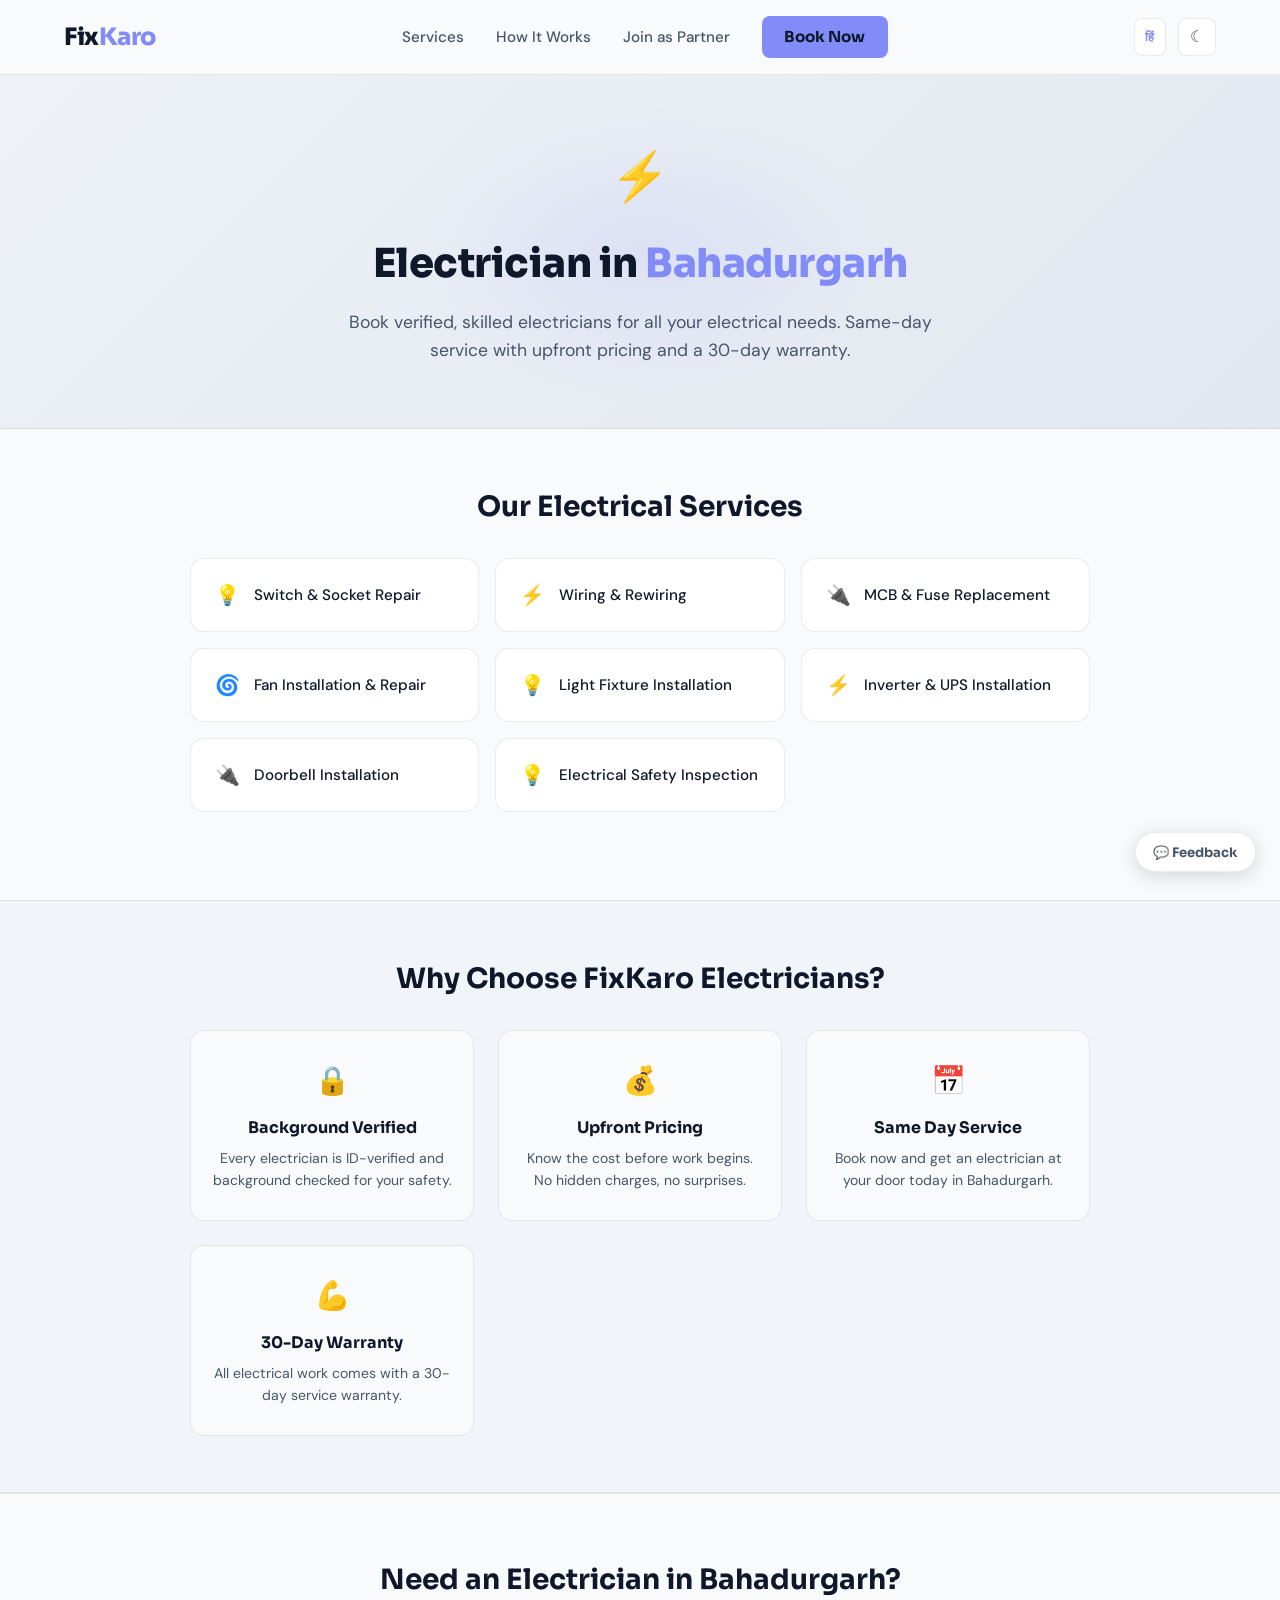
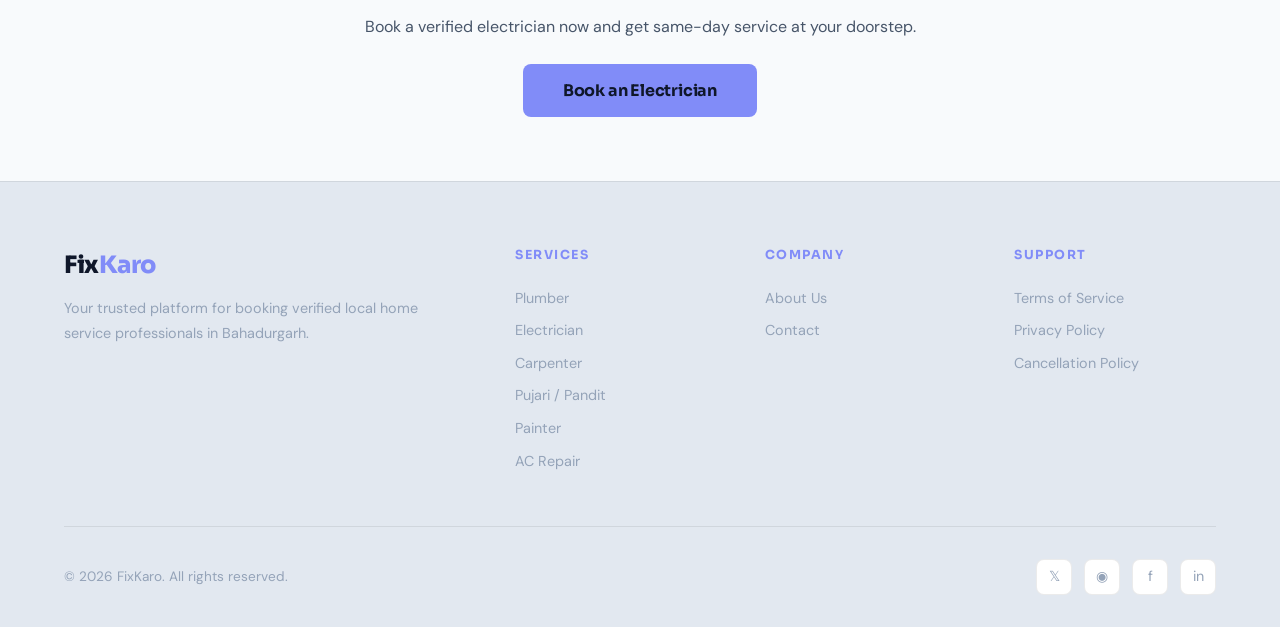
<file: electrician.html>
<!DOCTYPE html>
<html lang="en">
<head>
    <meta charset="UTF-8">
    <meta name="viewport" content="width=device-width, initial-scale=1.0">
    <title>Electrician in Bahadurgarh | FixKaro - Trusted Electrical Services</title>
    <meta name="description" content="Book verified electricians in Bahadurgarh for wiring, switch repair, MCB installation, fan fitting, and more. Same-day service with upfront pricing. Call FixKaro!">
    <meta name="keywords" content="electrician in Bahadurgarh, electrical services Bahadurgarh, wiring, switch repair, MCB installation, fan fitting, FixKaro">
    <meta property="og:title" content="Electrician in Bahadurgarh | FixKaro - Electrical Repair Services">
    <meta property="og:description" content="Book verified electricians in Bahadurgarh for wiring, switch repair, MCB installation, fan fitting, and more. Same-day service with upfront pricing. Call FixKaro!">
    <meta property="og:type" content="website">
    <meta property="og:url" content="https://fixkaro.in/electrician">
    <meta property="og:site_name" content="FixKaro">
    <meta property="og:locale" content="en_IN">
    <meta name="twitter:card" content="summary">
    <meta name="twitter:title" content="Electrician in Bahadurgarh | FixKaro - Electrical Repair Services">
    <meta name="twitter:description" content="Book verified electricians in Bahadurgarh for wiring, switch repair, MCB installation, fan fitting, and more. Same-day service with upfront pricing. Call FixKaro!">
    <script>!function(){var t=localStorage.getItem('fk-theme')||'light';document.documentElement.setAttribute('data-theme',t)}();</script>
    <link href="https://fonts.googleapis.com/css2?family=Sora:wght@400;600;700;800&family=DM+Sans:wght@400;500&display=swap" rel="stylesheet">
    <link rel="stylesheet" href="styles.css">
    <!-- Google tag (gtag.js) -->
    <script async src="https://www.googletagmanager.com/gtag/js?id=G-228N3XZ30Y"></script>
    <script>
        window.dataLayer = window.dataLayer || [];
        function gtag(){dataLayer.push(arguments);}
        gtag('js', new Date());
        gtag('config', 'G-228N3XZ30Y');
    </script>
</head>
<body>
    <header>
        <div class="container" style="display:flex;justify-content:space-between;align-items:center;">
            <a href="index.html" class="logo">Fix<span>Karo</span></a>
            <nav>
                <a href="index.html#services" data-i18n="nav.services">Services</a>
                <a href="index.html#how-it-works" data-i18n="nav.how_it_works">How It Works</a>
                <a href="join.html" data-i18n="nav.join">Join as Partner</a>
                <a href="index.html" class="nav-cta" data-i18n="nav.book">Book Now</a>
            </nav>
            <div style="display:flex;align-items:center;gap:0.75rem;">
                <button class="lang-toggle" aria-label="हिंदी में बदलें">हिं</button>
                <button class="theme-toggle" aria-label="Toggle theme">&#9728;</button>
                <button class="mobile-menu-btn" aria-label="Menu">&#9776;</button>
            </div>
        </div>
    </header>

    <section class="service-hero">
        <div class="container">
            <div class="icon">&#9889;</div>
            <h1 data-i18n-html="electrician.h1">Electrician in <span class="highlight">Bahadurgarh</span></h1>
            <p data-i18n="electrician.hero_p">Book verified, skilled electricians for all your electrical needs. Same-day service with upfront pricing and a 30-day warranty.</p>
        </div>
    </section>

    <section class="sub-services">
        <div class="container">
            <h2 data-i18n="electrician.sub_title">Our Electrical Services</h2>
            <div class="sub-services-grid">
                <div class="sub-service-item">
                    <span class="icon">&#128161;</span>
                    <span data-i18n="electrician.svc1">Switch & Socket Repair</span>
                </div>
                <div class="sub-service-item">
                    <span class="icon">&#9889;</span>
                    <span data-i18n="electrician.svc2">Wiring & Rewiring</span>
                </div>
                <div class="sub-service-item">
                    <span class="icon">&#128268;</span>
                    <span data-i18n="electrician.svc3">MCB & Fuse Replacement</span>
                </div>
                <div class="sub-service-item">
                    <span class="icon">&#127744;</span>
                    <span data-i18n="electrician.svc4">Fan Installation & Repair</span>
                </div>
                <div class="sub-service-item">
                    <span class="icon">&#128161;</span>
                    <span data-i18n="electrician.svc5">Light Fixture Installation</span>
                </div>
                <div class="sub-service-item">
                    <span class="icon">&#9889;</span>
                    <span data-i18n="electrician.svc6">Inverter & UPS Installation</span>
                </div>
                <div class="sub-service-item">
                    <span class="icon">&#128268;</span>
                    <span data-i18n="electrician.svc7">Doorbell Installation</span>
                </div>
                <div class="sub-service-item">
                    <span class="icon">&#128161;</span>
                    <span data-i18n="electrician.svc8">Electrical Safety Inspection</span>
                </div>
            </div>
        </div>
    </section>

    <section class="why-section">
        <div class="container">
            <h2 data-i18n="electrician.why_title">Why Choose FixKaro Electricians?</h2>
            <div class="why-grid">
                <div class="why-item">
                    <div class="icon">&#128274;</div>
                    <h3 data-i18n="why.verified">Background Verified</h3>
                    <p data-i18n="electrician.wp1">Every electrician is ID-verified and background checked for your safety.</p>
                </div>
                <div class="why-item">
                    <div class="icon">&#128176;</div>
                    <h3 data-i18n="why.pricing">Upfront Pricing</h3>
                    <p data-i18n="electrician.wp2">Know the cost before work begins. No hidden charges, no surprises.</p>
                </div>
                <div class="why-item">
                    <div class="icon">&#128197;</div>
                    <h3 data-i18n="why.sameday">Same Day Service</h3>
                    <p data-i18n="electrician.wp3">Book now and get an electrician at your door today in Bahadurgarh.</p>
                </div>
                <div class="why-item">
                    <div class="icon">&#128170;</div>
                    <h3 data-i18n="why.warranty">30-Day Warranty</h3>
                    <p data-i18n="electrician.wp4">All electrical work comes with a 30-day service warranty.</p>
                </div>
            </div>
        </div>
    </section>

    <section class="page-cta">
        <div class="container">
            <h2 data-i18n="electrician.cta_h2">Need an Electrician in Bahadurgarh?</h2>
            <p data-i18n="electrician.cta_p">Book a verified electrician now and get same-day service at your doorstep.</p>
            <a href="index.html?service=electrician" class="btn-primary" data-i18n="electrician.cta_btn">Book an Electrician</a>
        </div>
    </section>

    <footer>
        <div class="container">
            <div class="footer-grid">
                <div class="footer-brand">
                    <a href="index.html" class="logo">Fix<span>Karo</span></a>
                    <p data-i18n="footer.tagline">Your trusted platform for booking verified local home service professionals in Bahadurgarh.</p>
                </div>
                <div class="footer-col">
                    <h4 data-i18n="footer.col.services">Services</h4>
                    <a href="plumber.html">Plumber</a>
                    <a href="electrician.html">Electrician</a>
                    <a href="carpenter.html">Carpenter</a>
                    <a href="pujari.html">Pujari / Pandit</a>
                    <a href="painter.html">Painter</a>
                    <a href="ac-repair.html">AC Repair</a>
                </div>
                <div class="footer-col">
                    <h4 data-i18n="footer.col.company">Company</h4>
                    <a href="about.html" data-i18n="footer.about">About Us</a>
                    <a href="contact.html" data-i18n="footer.contact">Contact</a>
                </div>
                <div class="footer-col">
                    <h4 data-i18n="footer.col.support">Support</h4>
                    <a href="terms.html" data-i18n="footer.terms">Terms of Service</a>
                    <a href="privacy.html" data-i18n="footer.privacy">Privacy Policy</a>
                    <a href="cancellation.html" data-i18n="footer.cancellation">Cancellation Policy</a>
                </div>
            </div>
            <div class="footer-bottom">
                <p data-i18n="footer.rights">© 2026 FixKaro. All rights reserved.</p>
                <div class="footer-social">
                    <a href="#" aria-label="Twitter">&#120143;</a>
                    <a href="#" aria-label="Instagram">&#9673;</a>
                    <a href="#" aria-label="Facebook">f</a>
                    <a href="#" aria-label="LinkedIn">in</a>
                </div>
            </div>
        </div>
    </footer>


    <!-- Suggestions Tab -->
    <button class="feedback-tab" id="feedback-tab-btn" data-i18n="feedback.tab">💬 Feedback</button>

    <!-- Suggestions Modal -->
    <div class="feedback-overlay" id="feedback-overlay">
        <div class="feedback-modal">
            <button class="feedback-close" id="feedback-close">&times;</button>

            <div id="feedback-form-view">
                <h2 data-i18n="feedback.title">Share a Suggestion</h2>
                <p class="feedback-sub" data-i18n="feedback.sub">Help us improve FixKaro for Bahadurgarh.</p>
                <form id="feedback-form">
                    <div class="form-group">
                        <label><span data-i18n="feedback.name_label">Your Name</span> <span style="color:var(--text-muted);font-weight:400;" data-i18n="feedback.name_optional">(optional)</span></label>
                        <input type="text" id="fb-name" placeholder="Enter your name" data-i18n-ph="feedback.name_ph">
                    </div>
                    <div class="form-group">
                        <label><span data-i18n="feedback.contact_label">Phone / Email</span> <span style="color:var(--text-muted);font-weight:400;" data-i18n="feedback.contact_optional">(optional, for follow-up)</span></label>
                        <input type="text" id="fb-contact" placeholder="+91 XXXXX or email@example.com" data-i18n-ph="feedback.contact_ph">
                    </div>
                    <div class="form-group">
                        <label data-i18n="feedback.category_label">Category</label>
                        <select id="fb-category">
                            <option value="New Service" data-i18n="feedback.cat_new">Request a New Service</option>
                            <option value="Pricing" data-i18n="feedback.cat_pricing">Pricing Feedback</option>
                            <option value="Website" data-i18n="feedback.cat_website">Website Feedback</option>
                            <option value="General" data-i18n="feedback.cat_general">General Suggestion</option>
                        </select>
                    </div>
                    <div class="form-group">
                        <label><span data-i18n="feedback.message_label">Your Suggestion</span> <span style="color:var(--error);">*</span></label>
                        <textarea id="fb-message" placeholder="Tell us what you think or what service you need..." data-i18n-ph="feedback.message_ph" required></textarea>
                    </div>
                    <button type="submit" class="btn-fb-submit" id="fb-submit" data-i18n="feedback.submit">Send Suggestion</button>
                    <div id="fb-msg" class="feedback-message"></div>
                </form>
            </div>

            <div id="feedback-success-view" style="display:none; text-align:center; padding: 1rem 0 0.5rem;">
                <div style="font-size:3rem; margin-bottom:1rem; animation: pop 0.4s ease;">&#128161;</div>
                <h2 style="margin-bottom:0.5rem;" data-i18n="feedback.success_title">Thank You!</h2>
                <p style="color:var(--text-secondary); font-size:0.92rem; line-height:1.6; margin-bottom:1.5rem;" data-i18n="feedback.success_msg">Your suggestion has been received. We review every submission and use it to make FixKaro better.</p>
                <button class="btn-fb-submit" onclick="closeFeedbackModal()" data-i18n="feedback.done">Done</button>
            </div>
        </div>
    </div>

    <div class="floating-cta">
        <a href="index.html" class="floating-cta-btn fk-btn-book" data-i18n="cta.book">📅 Book Now</a>
        <a href="join.html" class="floating-cta-btn fk-btn-pro" data-i18n="cta.join">🤝 Partner बनें</a>
    </div>
    <script src="script.js"></script>
</body>
</html>
</file>
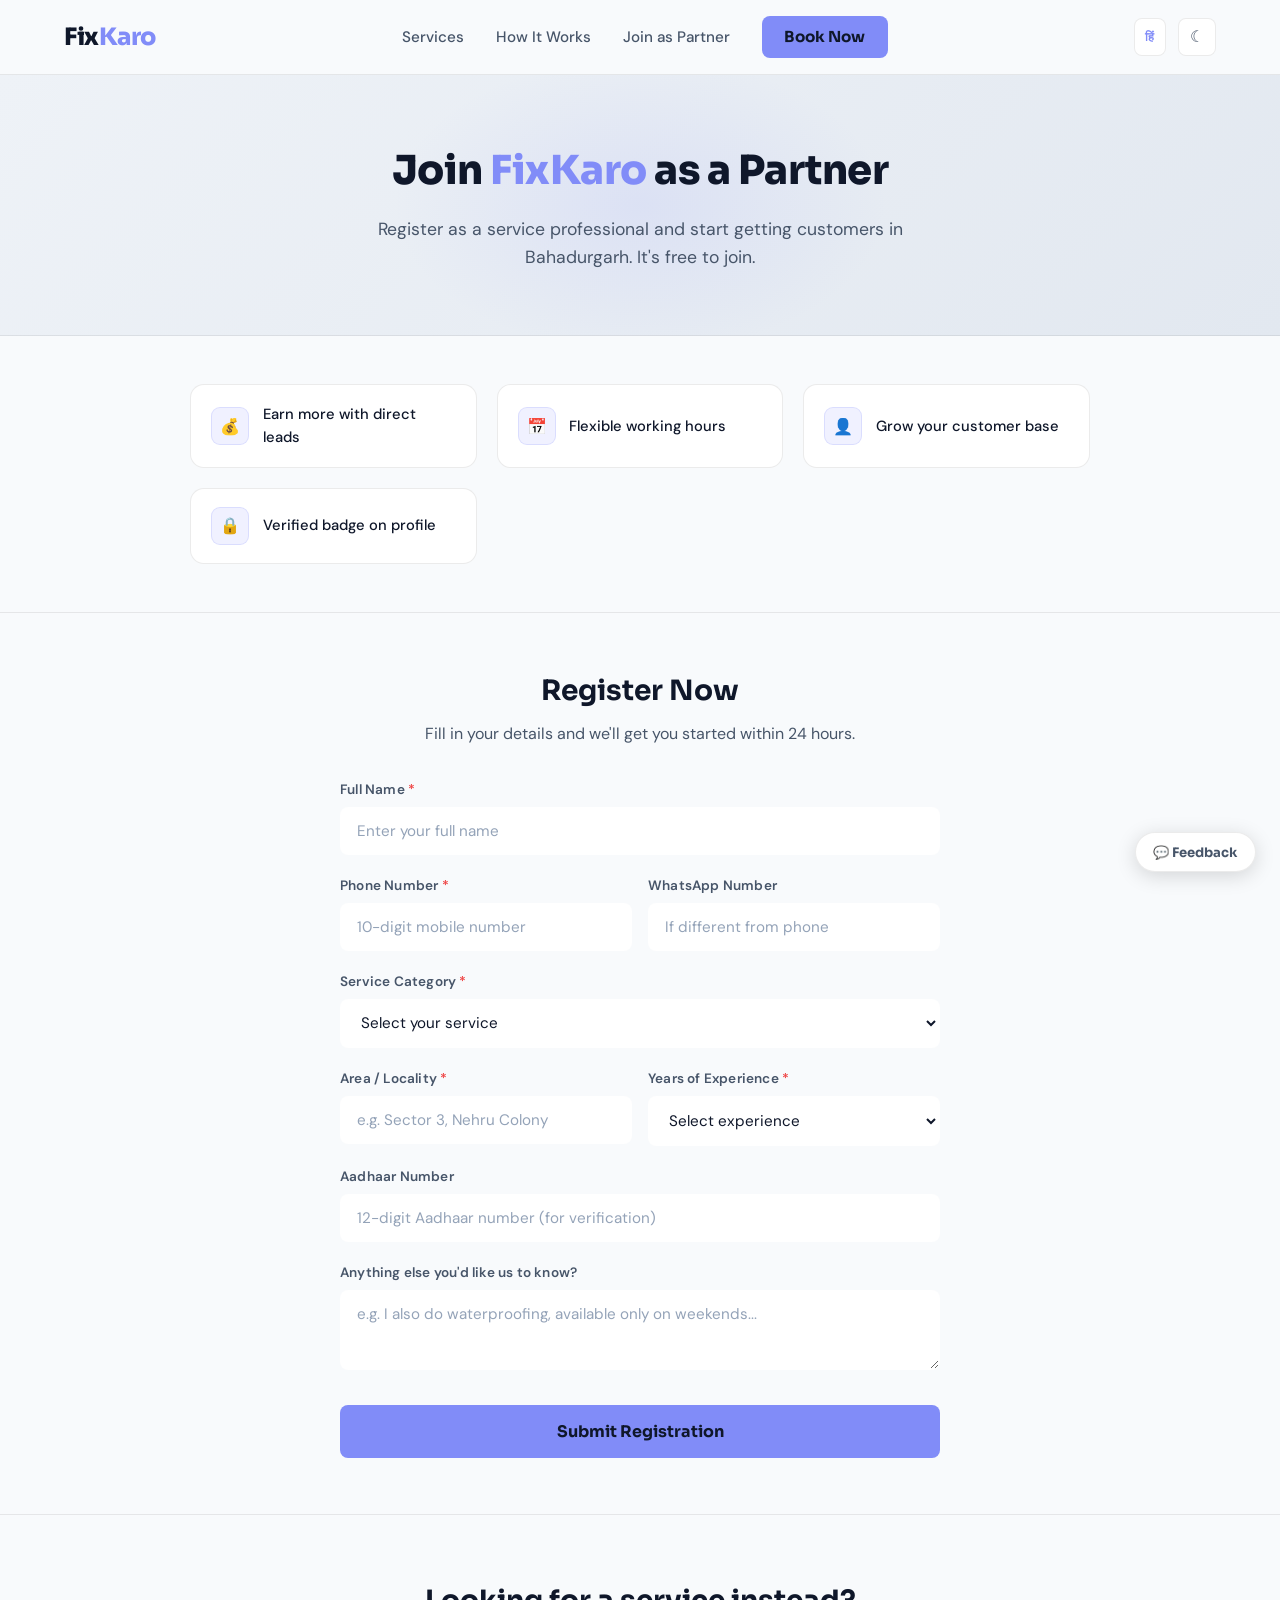
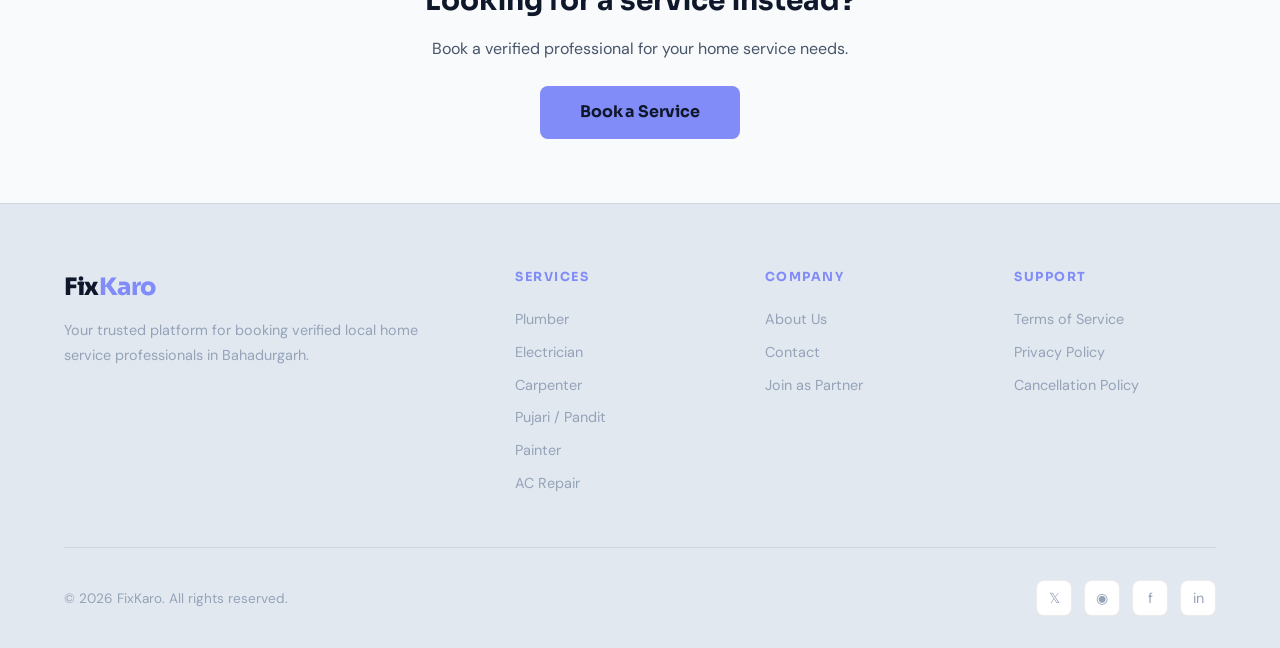
<file: join.html>
<!DOCTYPE html>
<html lang="en">
<head>
    <meta charset="UTF-8">
    <meta name="viewport" content="width=device-width, initial-scale=1.0">
    <title>Join FixKaro as a Service Partner | Technician Registration</title>
    <meta name="description" content="Register as a service professional on FixKaro. Join our network of verified plumbers, electricians, carpenters, painters, and more in Bahadurgarh.">
    <meta name="keywords" content="FixKaro partner, technician registration, service professional Bahadurgarh, plumber registration, electrician registration">
    <meta property="og:title" content="Join FixKaro as a Service Partner | Technician Registration">
    <meta property="og:description" content="Register as a service professional on FixKaro. Join our network of verified plumbers, electricians, carpenters, painters, and more in Bahadurgarh.">
    <meta property="og:type" content="website">
    <meta property="og:url" content="https://fixkaro.in/join">
    <meta property="og:site_name" content="FixKaro">
    <meta property="og:locale" content="en_IN">
    <meta name="twitter:card" content="summary">
    <meta name="twitter:title" content="Join FixKaro as a Service Partner | Technician Registration">
    <meta name="twitter:description" content="Register as a service professional on FixKaro. Join our network of verified plumbers, electricians, carpenters, painters, and more in Bahadurgarh.">
    <script>!function(){var t=localStorage.getItem('fk-theme')||'light';document.documentElement.setAttribute('data-theme',t)}();</script>
    <link href="https://fonts.googleapis.com/css2?family=Sora:wght@400;600;700;800&family=DM+Sans:wght@400;500&display=swap" rel="stylesheet">
    <link rel="stylesheet" href="styles.css">
    <style>
        /* Benefits */
        .benefits { padding: 3rem 0; border-bottom: 1px solid var(--border); }
        .benefits-grid { display: grid; grid-template-columns: repeat(auto-fit, minmax(220px, 1fr)); gap: 1.25rem; max-width: 900px; margin: 0 auto; }
        .benefit-item { display: flex; align-items: center; gap: 0.85rem; padding: 1.1rem 1.25rem; background: var(--bg-surface); border-radius: var(--radius); border: 1px solid var(--border); transition: border-color 0.2s; }
        .benefit-item:hover { border-color: var(--border-accent); }
        .benefit-icon { width: 38px; height: 38px; border-radius: 9px; background: rgba(129,140,248,0.12); border: 1px solid rgba(129,140,248,0.2); color: var(--primary); display: flex; align-items: center; justify-content: center; font-size: 1rem; flex-shrink: 0; }
        .benefit-item span { font-size: 0.92rem; font-weight: 500; color: var(--text-primary); }

        /* Form */
        .form-section { padding: 3.5rem 0; }
        .form-section h2 { font-size: 1.75rem; font-weight: 700; text-align: center; margin-bottom: 0.5rem; }
        .form-section .subtitle { text-align: center; color: var(--text-secondary); margin-bottom: 2rem; }
        .registration-form { max-width: 600px; margin: 0 auto; }
        .form-group { margin-bottom: 1.25rem; }
        .form-group label { display: block; font-size: 0.85rem; font-weight: 600; color: var(--text-secondary); margin-bottom: 0.4rem; letter-spacing: 0.2px; }
        .form-group label .required { color: var(--error); }
        .form-group input,
        .form-group select,
        .form-group textarea { width: 100%; padding: 0.8rem 1rem; border: 1px solid rgba(255,255,255,0.08); border-radius: var(--radius-sm); font-family: 'DM Sans', sans-serif; font-size: 0.95rem; color: var(--text-primary); background: var(--bg-surface); outline: none; transition: border-color 0.2s, box-shadow 0.2s; }
        .form-group select option { background: var(--bg-surface); color: var(--text-primary); }
        .form-group input:focus,
        .form-group select:focus,
        .form-group textarea:focus { border-color: rgba(129,140,248,0.5); box-shadow: 0 0 0 3px rgba(129,140,248,0.08); }
        .form-group input::placeholder,
        .form-group textarea::placeholder { color: var(--text-muted); }
        .form-group textarea { resize: vertical; min-height: 80px; }
        .form-row { display: grid; grid-template-columns: 1fr 1fr; gap: 1rem; }
        .btn-submit { width: 100%; padding: 1rem; background: var(--primary); color: #0F172A; border: none; border-radius: var(--radius-sm); font-family: 'Sora', sans-serif; font-size: 1rem; font-weight: 700; cursor: pointer; transition: background 0.2s, box-shadow 0.2s; margin-top: 0.5rem; }
        .btn-submit:hover { background: var(--primary-dark); box-shadow: 0 0 24px var(--primary-glow-strong); }
        .btn-submit:disabled { background: var(--bg-raised); color: var(--text-muted); cursor: not-allowed; box-shadow: none; }

        /* Success / Error messages */
        .form-message { text-align: center; padding: 1rem; border-radius: var(--radius-sm); margin-top: 1rem; font-weight: 500; display: none; }
        .form-message.success { background: rgba(129,140,248,0.12); border: 1px solid rgba(129,140,248,0.25); color: #6EE7B7; display: block; }
        .form-message.error { background: rgba(239,68,68,0.1); border: 1px solid rgba(239,68,68,0.25); color: #FCA5A5; display: block; }

        @media (max-width: 600px) {
            .form-row { grid-template-columns: 1fr; }
        }

        @keyframes pop {
            0% { transform: scale(0.5); opacity: 0; }
            70% { transform: scale(1.15); }
            100% { transform: scale(1); opacity: 1; }
        }
    </style>
    <!-- Google tag (gtag.js) -->
    <script async src="https://www.googletagmanager.com/gtag/js?id=G-228N3XZ30Y"></script>
    <script>
        window.dataLayer = window.dataLayer || [];
        function gtag(){dataLayer.push(arguments);}
        gtag('js', new Date());
        gtag('config', 'G-228N3XZ30Y');
    </script>
</head>
<body>
    <header>
        <div class="container" style="display:flex;justify-content:space-between;align-items:center;">
            <a href="index.html" class="logo">Fix<span>Karo</span></a>
            <nav>
                <a href="index.html#services" data-i18n="nav.services">Services</a>
                <a href="index.html#how-it-works" data-i18n="nav.how_it_works">How It Works</a>
                <a href="join.html" data-i18n="nav.join">Join as Partner</a>
                <a href="index.html" class="nav-cta" data-i18n="nav.book">Book Now</a>
            </nav>
            <div style="display:flex;align-items:center;gap:0.75rem;">
                <button class="lang-toggle" aria-label="हिंदी में बदलें">हिं</button>
                <button class="theme-toggle" aria-label="Toggle theme">&#9728;</button>
                <button class="mobile-menu-btn" aria-label="Menu">&#9776;</button>
            </div>
        </div>
    </header>

    <section class="page-hero">
        <div class="container">
            <h1 data-i18n-html="join.hero_h1">Join <span class="highlight">FixKaro</span> as a Partner</h1>
            <p data-i18n="join.hero_sub">Register as a service professional and start getting customers in Bahadurgarh. It's free to join.</p>
        </div>
    </section>

    <section class="benefits">
        <div class="container">
            <div class="benefits-grid">
                <div class="benefit-item">
                    <div class="benefit-icon">&#128176;</div>
                    <span data-i18n="join.b1">Earn more with direct leads</span>
                </div>
                <div class="benefit-item">
                    <div class="benefit-icon">&#128197;</div>
                    <span data-i18n="join.b2">Flexible working hours</span>
                </div>
                <div class="benefit-item">
                    <div class="benefit-icon">&#128100;</div>
                    <span data-i18n="join.b3">Grow your customer base</span>
                </div>
                <div class="benefit-item">
                    <div class="benefit-icon">&#128274;</div>
                    <span data-i18n="join.b4">Verified badge on profile</span>
                </div>
            </div>
        </div>
    </section>

    <section class="form-section">
        <div class="container">
            <!-- Success screen (hidden until submission) -->
            <div id="registration-success" style="display:none; max-width:560px; margin:0 auto; text-align:center; padding:2rem 1.5rem;">
                <div style="font-size:3.5rem; margin-bottom:1.25rem; animation: pop 0.4s ease;">&#127881;</div>
                <h2 style="font-size:1.75rem; margin-bottom:0.75rem;" data-i18n="join.success_title">Registration Submitted!</h2>
                <p style="color:var(--text-secondary); font-size:1rem; line-height:1.7; margin-bottom:2rem;" data-i18n="join.success_msg">Thank you for joining FixKaro! Our team will review your details and reach out to you within 24 hours to complete your onboarding.</p>
                <a href="index.html" class="btn-primary" data-i18n="join.go_home">Go to Homepage</a>
            </div>

            <div id="registration-form-wrap">
            <h2 data-i18n="join.form_title">Register Now</h2>
            <p class="subtitle" data-i18n="join.form_sub">Fill in your details and we'll get you started within 24 hours.</p>

            <form class="registration-form" id="registration-form">
                <div class="form-group">
                    <label><span data-i18n="join.name_label">Full Name</span> <span class="required">*</span></label>
                    <input type="text" name="name" id="name" placeholder="Enter your full name" data-i18n-ph="join.name_ph" required>
                </div>

                <div class="form-row">
                    <div class="form-group">
                        <label><span data-i18n="join.phone_label">Phone Number</span> <span class="required">*</span></label>
                        <input type="tel" name="phone" id="phone" placeholder="10-digit mobile number" data-i18n-ph="join.phone_ph" required pattern="[0-9]{10}" maxlength="10">
                    </div>
                    <div class="form-group">
                        <label data-i18n="join.whatsapp_label">WhatsApp Number</label>
                        <input type="tel" name="whatsapp" id="whatsapp" placeholder="If different from phone" data-i18n-ph="join.whatsapp_ph" maxlength="10">
                    </div>
                </div>

                <div class="form-group">
                    <label><span data-i18n="join.service_label">Service Category</span> <span class="required">*</span></label>
                    <select name="service" id="service" required>
                        <option value="" data-i18n="join.service_ph">Select your service</option>
                        <option value="Plumber" data-i18n="join.svc.plumber">Plumber</option>
                        <option value="Electrician" data-i18n="join.svc.electrician">Electrician</option>
                        <option value="Carpenter" data-i18n="join.svc.carpenter">Carpenter</option>
                        <option value="Painter" data-i18n="join.svc.painter">Painter</option>
                        <option value="AC Repair" data-i18n="join.svc.ac">AC Repair &amp; Service</option>
                        <option value="Pujari" data-i18n="join.svc.pujari">Pujari / Pandit</option>
                        <option value="Home Cleaning" data-i18n="join.svc.cleaning">Home Cleaning</option>
                        <option value="Pest Control" data-i18n="join.svc.pest">Pest Control</option>
                        <option value="Other" data-i18n="join.svc.other">Other</option>
                    </select>
                </div>

                <div class="form-row">
                    <div class="form-group">
                        <label><span data-i18n="join.area_label">Area / Locality</span> <span class="required">*</span></label>
                        <input type="text" name="area" id="area" placeholder="e.g. Sector 3, Nehru Colony" data-i18n-ph="join.area_ph" required>
                    </div>
                    <div class="form-group">
                        <label><span data-i18n="join.exp_label">Years of Experience</span> <span class="required">*</span></label>
                        <select name="experience" id="experience" required>
                            <option value="" data-i18n="join.exp_ph">Select experience</option>
                            <option value="0-1 years" data-i18n="join.exp.lt1">Less than 1 year</option>
                            <option value="1-3 years" data-i18n="join.exp.1_3">1 - 3 years</option>
                            <option value="3-5 years" data-i18n="join.exp.3_5">3 - 5 years</option>
                            <option value="5-10 years" data-i18n="join.exp.5_10">5 - 10 years</option>
                            <option value="10+ years" data-i18n="join.exp.10p">10+ years</option>
                        </select>
                    </div>
                </div>

                <div class="form-group">
                    <label data-i18n="join.aadhaar_label">Aadhaar Number</label>
                    <input type="text" name="aadhaar" id="aadhaar" placeholder="12-digit Aadhaar number (for verification)" data-i18n-ph="join.aadhaar_ph" maxlength="12" pattern="[0-9]{12}">
                </div>

                <div class="form-group">
                    <label data-i18n="join.notes_label">Anything else you'd like us to know?</label>
                    <textarea name="notes" id="notes" placeholder="e.g. I also do waterproofing, available only on weekends..." data-i18n-ph="join.notes_ph"></textarea>
                </div>

                <button type="submit" class="btn-submit" id="submit-btn" data-i18n="join.submit">Submit Registration</button>
                <div id="form-message" class="form-message"></div>
            </form>
            </div><!-- /registration-form-wrap -->
        </div>
    </section>

    <section class="page-cta">
        <div class="container">
            <h2 data-i18n="join.cta_title">Looking for a service instead?</h2>
            <p data-i18n="join.cta_sub">Book a verified professional for your home service needs.</p>
            <a href="index.html" class="btn-primary" data-i18n="join.cta_btn">Book a Service</a>
        </div>
    </section>

    <footer>
        <div class="container">
            <div class="footer-grid">
                <div class="footer-brand">
                    <a href="index.html" class="logo">Fix<span>Karo</span></a>
                    <p data-i18n="footer.tagline">Your trusted platform for booking verified local home service professionals in Bahadurgarh.</p>
                </div>
                <div class="footer-col">
                    <h4 data-i18n="footer.col.services">Services</h4>
                    <a href="plumber.html">Plumber</a>
                    <a href="electrician.html">Electrician</a>
                    <a href="carpenter.html">Carpenter</a>
                    <a href="pujari.html">Pujari / Pandit</a>
                    <a href="painter.html">Painter</a>
                    <a href="ac-repair.html">AC Repair</a>
                </div>
                <div class="footer-col">
                    <h4 data-i18n="footer.col.company">Company</h4>
                    <a href="about.html" data-i18n="footer.about">About Us</a>
                    <a href="contact.html" data-i18n="footer.contact">Contact</a>
                    <a href="join.html" data-i18n="nav.join">Join as Partner</a>
                </div>
                <div class="footer-col">
                    <h4 data-i18n="footer.col.support">Support</h4>
                    <a href="terms.html" data-i18n="footer.terms">Terms of Service</a>
                    <a href="privacy.html" data-i18n="footer.privacy">Privacy Policy</a>
                    <a href="cancellation.html" data-i18n="footer.cancellation">Cancellation Policy</a>
                </div>
            </div>
            <div class="footer-bottom">
                <p data-i18n="footer.rights">© 2026 FixKaro. All rights reserved.</p>
                <div class="footer-social">
                    <a href="#" aria-label="Twitter">&#120143;</a>
                    <a href="#" aria-label="Instagram">&#9673;</a>
                    <a href="#" aria-label="Facebook">f</a>
                    <a href="#" aria-label="LinkedIn">in</a>
                </div>
            </div>
        </div>
    </footer>


    <!-- Suggestions Tab -->
    <button class="feedback-tab" id="feedback-tab-btn" data-i18n="feedback.tab">💬 Feedback</button>

    <!-- Suggestions Modal -->
    <div class="feedback-overlay" id="feedback-overlay">
        <div class="feedback-modal">
            <button class="feedback-close" id="feedback-close">&times;</button>

            <div id="feedback-form-view">
                <h2 data-i18n="feedback.title">Share a Suggestion</h2>
                <p class="feedback-sub" data-i18n="feedback.sub">Help us improve FixKaro for Bahadurgarh.</p>
                <form id="feedback-form">
                    <div class="form-group">
                        <label><span data-i18n="feedback.name_label">Your Name</span> <span style="color:var(--text-muted);font-weight:400;" data-i18n="feedback.name_optional">(optional)</span></label>
                        <input type="text" id="fb-name" placeholder="Enter your name" data-i18n-ph="feedback.name_ph">
                    </div>
                    <div class="form-group">
                        <label><span data-i18n="feedback.contact_label">Phone / Email</span> <span style="color:var(--text-muted);font-weight:400;" data-i18n="feedback.contact_optional">(optional, for follow-up)</span></label>
                        <input type="text" id="fb-contact" placeholder="+91 XXXXX or email@example.com" data-i18n-ph="feedback.contact_ph">
                    </div>
                    <div class="form-group">
                        <label data-i18n="feedback.category_label">Category</label>
                        <select id="fb-category">
                            <option value="New Service" data-i18n="feedback.cat_new">Request a New Service</option>
                            <option value="Pricing" data-i18n="feedback.cat_pricing">Pricing Feedback</option>
                            <option value="Website" data-i18n="feedback.cat_website">Website Feedback</option>
                            <option value="General" data-i18n="feedback.cat_general">General Suggestion</option>
                        </select>
                    </div>
                    <div class="form-group">
                        <label><span data-i18n="feedback.message_label">Your Suggestion</span> <span style="color:var(--error);">*</span></label>
                        <textarea id="fb-message" placeholder="Tell us what you think or what service you need..." data-i18n-ph="feedback.message_ph" required></textarea>
                    </div>
                    <button type="submit" class="btn-fb-submit" id="fb-submit" data-i18n="feedback.submit">Send Suggestion</button>
                    <div id="fb-msg" class="feedback-message"></div>
                </form>
            </div>

            <div id="feedback-success-view" style="display:none; text-align:center; padding: 1rem 0 0.5rem;">
                <div style="font-size:3rem; margin-bottom:1rem; animation: pop 0.4s ease;">&#128161;</div>
                <h2 style="margin-bottom:0.5rem;" data-i18n="feedback.success_title">Thank You!</h2>
                <p style="color:var(--text-secondary); font-size:0.92rem; line-height:1.6; margin-bottom:1.5rem;" data-i18n="feedback.success_msg">Your suggestion has been received. We review every submission and use it to make FixKaro better.</p>
                <button class="btn-fb-submit" onclick="closeFeedbackModal()" data-i18n="feedback.done">Done</button>
            </div>
        </div>
    </div>

    <div class="floating-cta">
        <a href="index.html" class="floating-cta-btn fk-btn-book" data-i18n="cta.book">📅 Book Now</a>
        <a href="join.html" class="floating-cta-btn fk-btn-pro" data-i18n="cta.join">🤝 Partner बनें</a>
    </div>
    <script src="script.js"></script>
    <script>
        // =====================================================
        // GOOGLE SHEETS INTEGRATION
        // =====================================================
        // SETUP INSTRUCTIONS:
        //
        // 1. Create a new Google Sheet with these column headers in Row 1:
        //    Timestamp | Name | Phone | WhatsApp | Service | Area | Experience | Aadhaar | Notes
        //
        // 2. Go to Extensions > Apps Script
        //
        // 3. Delete the default code and paste this:
        //
        //    function doPost(e) {
        //      var sheet = SpreadsheetApp.getActiveSpreadsheet().getActiveSheet();
        //      var data = JSON.parse(e.postData.contents);
        //      sheet.appendRow([
        //        new Date(),
        //        data.name,
        //        data.phone,
        //        data.whatsapp,
        //        data.service,
        //        data.area,
        //        data.experience,
        //        data.aadhaar,
        //        data.notes
        //      ]);
        //      return ContentService
        //        .createTextOutput(JSON.stringify({ status: 'success' }))
        //        .setMimeType(ContentService.MimeType.JSON);
        //    }
        //
        // 4. Click Deploy > New deployment
        //    - Type: Web app
        //    - Execute as: Me
        //    - Who has access: Anyone
        //    - Click Deploy and authorize
        //
        // 5. Copy the Web app URL and paste it below:
        // =====================================================

        const GOOGLE_SCRIPT_URL = 'https://script.google.com/macros/s/AKfycbx7R3imwpephHQ93uReBN_Uh4NZIHuOj4a0bO8pmuTpeJsKhcJmD-e68jTlCWgKEosDwg/exec';

        document.getElementById('registration-form').addEventListener('submit', function(e) {
            e.preventDefault();

            const submitBtn = document.getElementById('submit-btn');
            const messageDiv = document.getElementById('form-message');

            // Validate phone
            const phone = document.getElementById('phone').value.trim();
            if (!/^[0-9]{10}$/.test(phone)) {
                messageDiv.className = 'form-message error';
                messageDiv.textContent = 'Please enter a valid 10-digit phone number.';
                return;
            }

            // Validate aadhaar if provided
            const aadhaar = document.getElementById('aadhaar').value.trim();
            if (aadhaar && !/^[0-9]{12}$/.test(aadhaar)) {
                messageDiv.className = 'form-message error';
                messageDiv.textContent = 'Aadhaar number must be 12 digits.';
                return;
            }

            // Collect form data
            const formData = {
                name: document.getElementById('name').value.trim(),
                phone: phone,
                whatsapp: document.getElementById('whatsapp').value.trim() || phone,
                service: document.getElementById('service').value,
                area: document.getElementById('area').value.trim(),
                experience: document.getElementById('experience').value,
                aadhaar: aadhaar,
                notes: document.getElementById('notes').value.trim()
            };

            // Show loading state
            submitBtn.disabled = true;
            submitBtn.textContent = 'Submitting...';
            messageDiv.className = 'form-message';
            messageDiv.style.display = 'none';

            if (GOOGLE_SCRIPT_URL === 'YOUR_GOOGLE_APPS_SCRIPT_URL_HERE') {
                // Demo mode — no Google Script URL configured yet
                setTimeout(function() {
                    submitBtn.disabled = false;
                    submitBtn.textContent = 'Submit Registration';
                    messageDiv.className = 'form-message error';
                    messageDiv.textContent = 'Google Sheets integration not configured yet. See the setup instructions in join.html script section.';
                }, 500);
                return;
            }

            fetch(GOOGLE_SCRIPT_URL, {
                method: 'POST',
                mode: 'no-cors',
                headers: { 'Content-Type': 'application/json' },
                body: JSON.stringify(formData)
            })
            .then(function() {
                document.getElementById('registration-form').reset();
                document.getElementById('registration-form-wrap').style.display = 'none';
                document.getElementById('registration-success').style.display = 'block';
                window.scrollTo({ top: document.getElementById('registration-success').offsetTop - 100, behavior: 'smooth' });
            })
            .catch(function() {
                messageDiv.className = 'form-message error';
                messageDiv.textContent = 'Something went wrong. Please try again or call us directly.';
            })
            .finally(function() {
                submitBtn.disabled = false;
                submitBtn.textContent = 'Submit Registration';
            });
        });
    </script>
</body>
</html>
</file>
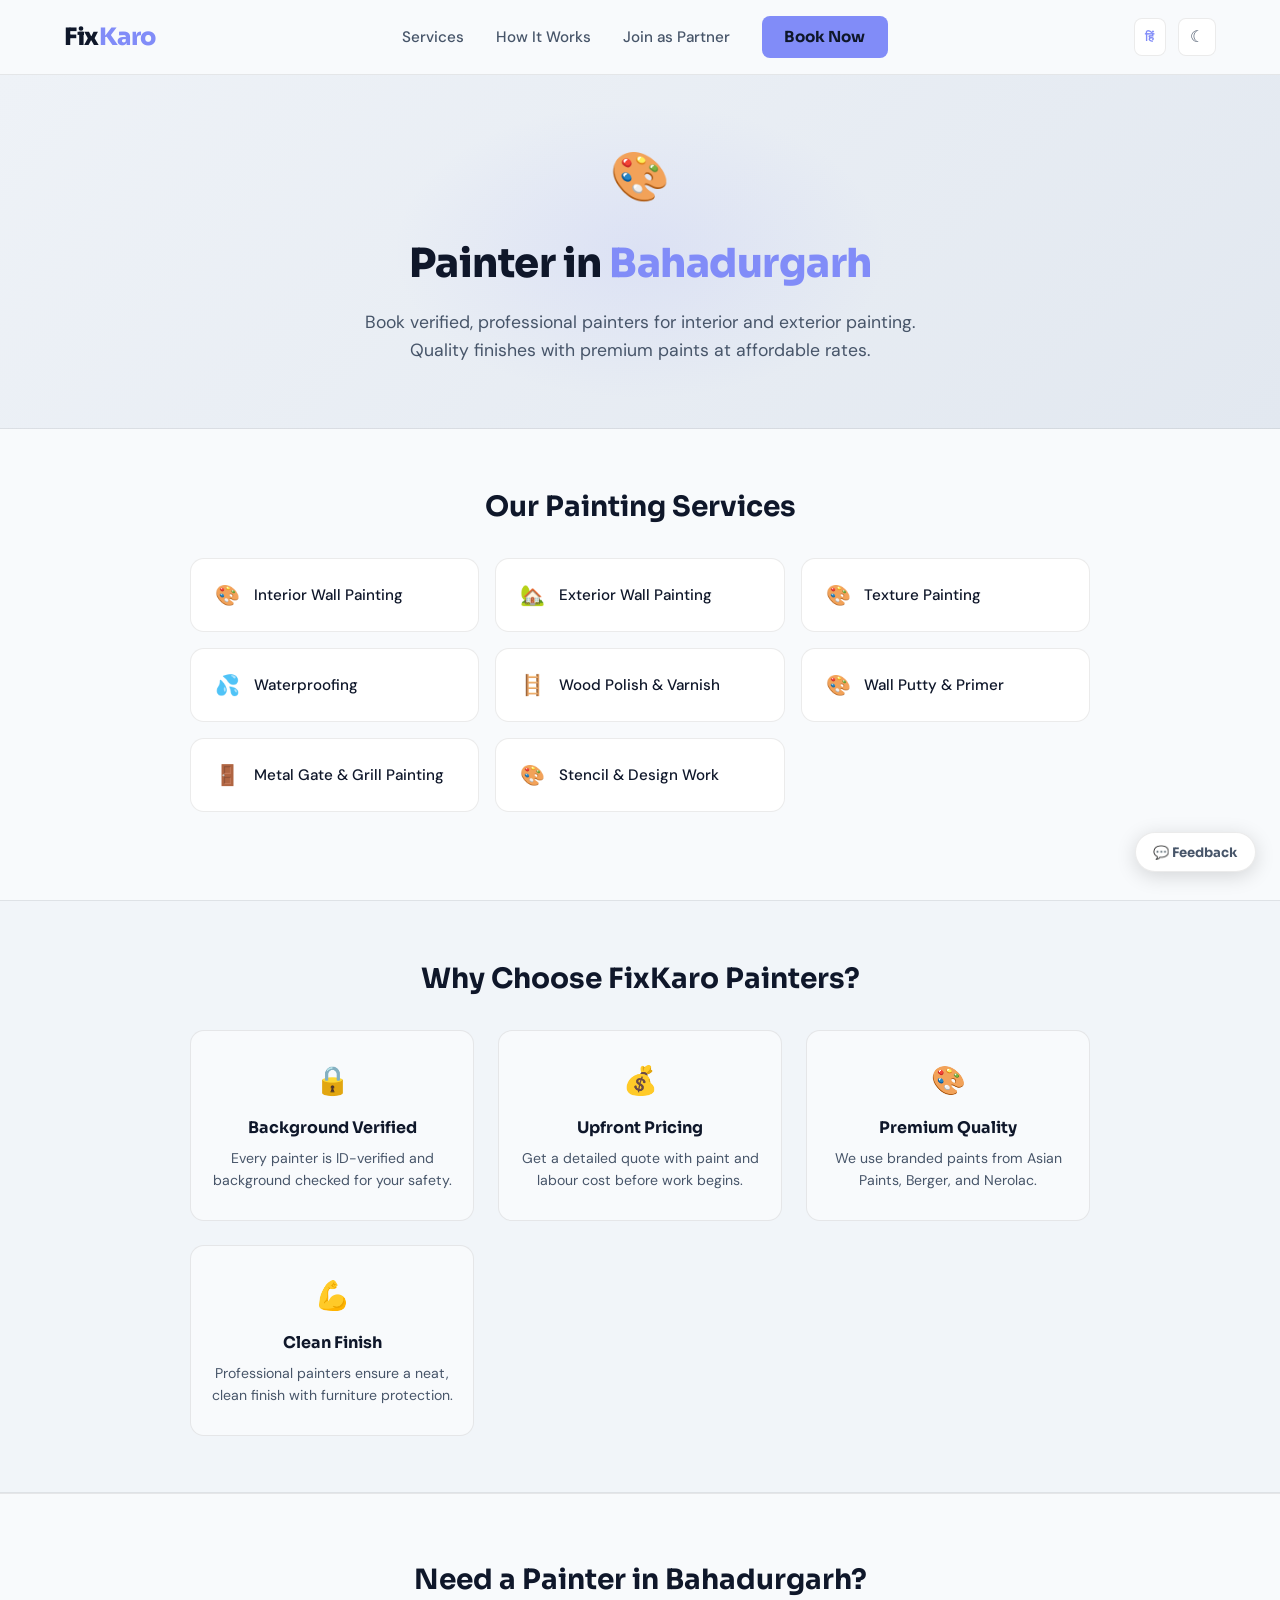
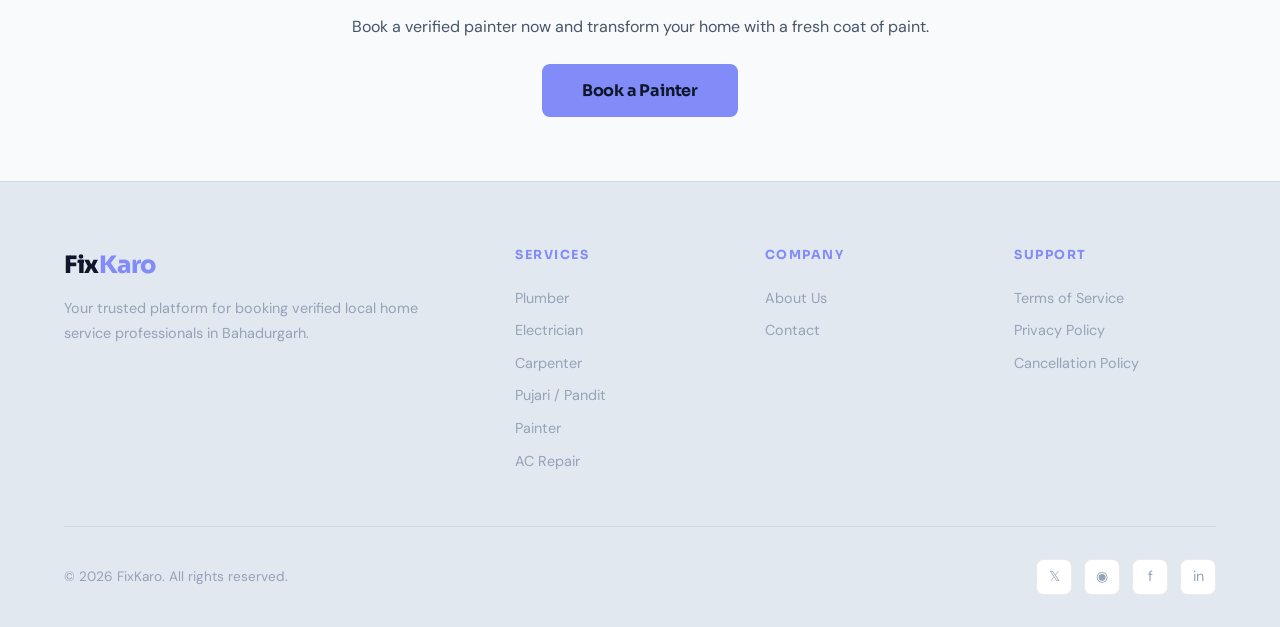
<file: painter.html>
<!DOCTYPE html>
<html lang="en">
<head>
    <meta charset="UTF-8">
    <meta name="viewport" content="width=device-width, initial-scale=1.0">
    <title>Painter in Bahadurgarh | FixKaro - Trusted House Painting Services</title>
    <meta name="description" content="Book verified painters in Bahadurgarh for interior painting, exterior painting, texture work, waterproofing, and wood polish. Affordable rates with FixKaro!">
    <meta name="keywords" content="painter in Bahadurgarh, house painting Bahadurgarh, interior painting, exterior painting, wall painting, texture painting, waterproofing, FixKaro">
    <meta property="og:title" content="Painter in Bahadurgarh | FixKaro - Trusted House Painting Services">
    <meta property="og:description" content="Book verified painters in Bahadurgarh for interior painting, exterior painting, texture work, waterproofing, and wood polish. Affordable rates with FixKaro!">
    <meta property="og:type" content="website">
    <meta property="og:url" content="https://fixkaro.in/painter">
    <meta property="og:site_name" content="FixKaro">
    <meta property="og:locale" content="en_IN">
    <meta name="twitter:card" content="summary">
    <meta name="twitter:title" content="Painter in Bahadurgarh | FixKaro - Trusted House Painting Services">
    <meta name="twitter:description" content="Book verified painters in Bahadurgarh for interior painting, exterior painting, texture work, waterproofing, and wood polish. Affordable rates with FixKaro!">
    <script>!function(){var t=localStorage.getItem('fk-theme')||'light';document.documentElement.setAttribute('data-theme',t)}();</script>
    <link href="https://fonts.googleapis.com/css2?family=Sora:wght@400;600;700;800&family=DM+Sans:wght@400;500&display=swap" rel="stylesheet">
    <link rel="stylesheet" href="styles.css">
    <!-- Google tag (gtag.js) -->
    <script async src="https://www.googletagmanager.com/gtag/js?id=G-228N3XZ30Y"></script>
    <script>
        window.dataLayer = window.dataLayer || [];
        function gtag(){dataLayer.push(arguments);}
        gtag('js', new Date());
        gtag('config', 'G-228N3XZ30Y');
    </script>
</head>
<body>
    <header>
        <div class="container" style="display:flex;justify-content:space-between;align-items:center;">
            <a href="index.html" class="logo">Fix<span>Karo</span></a>
            <nav>
                <a href="index.html#services" data-i18n="nav.services">Services</a>
                <a href="index.html#how-it-works" data-i18n="nav.how_it_works">How It Works</a>
                <a href="join.html" data-i18n="nav.join">Join as Partner</a>
                <a href="index.html" class="nav-cta" data-i18n="nav.book">Book Now</a>
            </nav>
            <div style="display:flex;align-items:center;gap:0.75rem;">
                <button class="lang-toggle" aria-label="हिंदी में बदलें">हिं</button>
                <button class="theme-toggle" aria-label="Toggle theme">&#9728;</button>
                <button class="mobile-menu-btn" aria-label="Menu">&#9776;</button>
            </div>
        </div>
    </header>

    <section class="service-hero">
        <div class="container">
            <div class="icon">&#127912;</div>
            <h1 data-i18n-html="painter.h1">Painter in <span class="highlight">Bahadurgarh</span></h1>
            <p data-i18n="painter.hero_p">Book verified, professional painters for interior and exterior painting. Quality finishes with premium paints at affordable rates.</p>
        </div>
    </section>

    <section class="sub-services">
        <div class="container">
            <h2 data-i18n="painter.sub_title">Our Painting Services</h2>
            <div class="sub-services-grid">
                <div class="sub-service-item">
                    <span class="icon">&#127912;</span>
                    <span data-i18n="painter.svc1">Interior Wall Painting</span>
                </div>
                <div class="sub-service-item">
                    <span class="icon">&#127969;</span>
                    <span data-i18n="painter.svc2">Exterior Wall Painting</span>
                </div>
                <div class="sub-service-item">
                    <span class="icon">&#127912;</span>
                    <span data-i18n="painter.svc3">Texture Painting</span>
                </div>
                <div class="sub-service-item">
                    <span class="icon">&#128166;</span>
                    <span data-i18n="painter.svc4">Waterproofing</span>
                </div>
                <div class="sub-service-item">
                    <span class="icon">&#129692;</span>
                    <span data-i18n="painter.svc5">Wood Polish & Varnish</span>
                </div>
                <div class="sub-service-item">
                    <span class="icon">&#127912;</span>
                    <span data-i18n="painter.svc6">Wall Putty & Primer</span>
                </div>
                <div class="sub-service-item">
                    <span class="icon">&#128682;</span>
                    <span data-i18n="painter.svc7">Metal Gate & Grill Painting</span>
                </div>
                <div class="sub-service-item">
                    <span class="icon">&#127912;</span>
                    <span data-i18n="painter.svc8">Stencil & Design Work</span>
                </div>
            </div>
        </div>
    </section>

    <section class="why-section">
        <div class="container">
            <h2 data-i18n="painter.why_title">Why Choose FixKaro Painters?</h2>
            <div class="why-grid">
                <div class="why-item">
                    <div class="icon">&#128274;</div>
                    <h3 data-i18n="why.verified">Background Verified</h3>
                    <p data-i18n="painter.wp1">Every painter is ID-verified and background checked for your safety.</p>
                </div>
                <div class="why-item">
                    <div class="icon">&#128176;</div>
                    <h3 data-i18n="why.pricing">Upfront Pricing</h3>
                    <p data-i18n="painter.wp2">Get a detailed quote with paint and labour cost before work begins.</p>
                </div>
                <div class="why-item">
                    <div class="icon">&#127912;</div>
                    <h3 data-i18n="why.premium">Premium Quality</h3>
                    <p data-i18n="painter.wp3">We use branded paints from Asian Paints, Berger, and Nerolac.</p>
                </div>
                <div class="why-item">
                    <div class="icon">&#128170;</div>
                    <h3 data-i18n="why.clean">Clean Finish</h3>
                    <p data-i18n="painter.wp4">Professional painters ensure a neat, clean finish with furniture protection.</p>
                </div>
            </div>
        </div>
    </section>

    <section class="page-cta">
        <div class="container">
            <h2 data-i18n="painter.cta_h2">Need a Painter in Bahadurgarh?</h2>
            <p data-i18n="painter.cta_p">Book a verified painter now and transform your home with a fresh coat of paint.</p>
            <a href="index.html?service=painter" class="btn-primary" data-i18n="painter.cta_btn">Book a Painter</a>
        </div>
    </section>

    <footer>
        <div class="container">
            <div class="footer-grid">
                <div class="footer-brand">
                    <a href="index.html" class="logo">Fix<span>Karo</span></a>
                    <p data-i18n="footer.tagline">Your trusted platform for booking verified local home service professionals in Bahadurgarh.</p>
                </div>
                <div class="footer-col">
                    <h4 data-i18n="footer.col.services">Services</h4>
                    <a href="plumber.html">Plumber</a>
                    <a href="electrician.html">Electrician</a>
                    <a href="carpenter.html">Carpenter</a>
                    <a href="pujari.html">Pujari / Pandit</a>
                    <a href="painter.html">Painter</a>
                    <a href="ac-repair.html">AC Repair</a>
                </div>
                <div class="footer-col">
                    <h4 data-i18n="footer.col.company">Company</h4>
                    <a href="about.html" data-i18n="footer.about">About Us</a>
                    <a href="contact.html" data-i18n="footer.contact">Contact</a>
                </div>
                <div class="footer-col">
                    <h4 data-i18n="footer.col.support">Support</h4>
                    <a href="terms.html" data-i18n="footer.terms">Terms of Service</a>
                    <a href="privacy.html" data-i18n="footer.privacy">Privacy Policy</a>
                    <a href="cancellation.html" data-i18n="footer.cancellation">Cancellation Policy</a>
                </div>
            </div>
            <div class="footer-bottom">
                <p data-i18n="footer.rights">© 2026 FixKaro. All rights reserved.</p>
                <div class="footer-social">
                    <a href="#" aria-label="Twitter">&#120143;</a>
                    <a href="#" aria-label="Instagram">&#9673;</a>
                    <a href="#" aria-label="Facebook">f</a>
                    <a href="#" aria-label="LinkedIn">in</a>
                </div>
            </div>
        </div>
    </footer>


    <!-- Suggestions Tab -->
    <button class="feedback-tab" id="feedback-tab-btn" data-i18n="feedback.tab">💬 Feedback</button>

    <!-- Suggestions Modal -->
    <div class="feedback-overlay" id="feedback-overlay">
        <div class="feedback-modal">
            <button class="feedback-close" id="feedback-close">&times;</button>

            <div id="feedback-form-view">
                <h2 data-i18n="feedback.title">Share a Suggestion</h2>
                <p class="feedback-sub" data-i18n="feedback.sub">Help us improve FixKaro for Bahadurgarh.</p>
                <form id="feedback-form">
                    <div class="form-group">
                        <label><span data-i18n="feedback.name_label">Your Name</span> <span style="color:var(--text-muted);font-weight:400;" data-i18n="feedback.name_optional">(optional)</span></label>
                        <input type="text" id="fb-name" placeholder="Enter your name" data-i18n-ph="feedback.name_ph">
                    </div>
                    <div class="form-group">
                        <label><span data-i18n="feedback.contact_label">Phone / Email</span> <span style="color:var(--text-muted);font-weight:400;" data-i18n="feedback.contact_optional">(optional, for follow-up)</span></label>
                        <input type="text" id="fb-contact" placeholder="+91 XXXXX or email@example.com" data-i18n-ph="feedback.contact_ph">
                    </div>
                    <div class="form-group">
                        <label data-i18n="feedback.category_label">Category</label>
                        <select id="fb-category">
                            <option value="New Service" data-i18n="feedback.cat_new">Request a New Service</option>
                            <option value="Pricing" data-i18n="feedback.cat_pricing">Pricing Feedback</option>
                            <option value="Website" data-i18n="feedback.cat_website">Website Feedback</option>
                            <option value="General" data-i18n="feedback.cat_general">General Suggestion</option>
                        </select>
                    </div>
                    <div class="form-group">
                        <label><span data-i18n="feedback.message_label">Your Suggestion</span> <span style="color:var(--error);">*</span></label>
                        <textarea id="fb-message" placeholder="Tell us what you think or what service you need..." data-i18n-ph="feedback.message_ph" required></textarea>
                    </div>
                    <button type="submit" class="btn-fb-submit" id="fb-submit" data-i18n="feedback.submit">Send Suggestion</button>
                    <div id="fb-msg" class="feedback-message"></div>
                </form>
            </div>

            <div id="feedback-success-view" style="display:none; text-align:center; padding: 1rem 0 0.5rem;">
                <div style="font-size:3rem; margin-bottom:1rem; animation: pop 0.4s ease;">&#128161;</div>
                <h2 style="margin-bottom:0.5rem;" data-i18n="feedback.success_title">Thank You!</h2>
                <p style="color:var(--text-secondary); font-size:0.92rem; line-height:1.6; margin-bottom:1.5rem;" data-i18n="feedback.success_msg">Your suggestion has been received. We review every submission and use it to make FixKaro better.</p>
                <button class="btn-fb-submit" onclick="closeFeedbackModal()" data-i18n="feedback.done">Done</button>
            </div>
        </div>
    </div>

    <div class="floating-cta">
        <a href="index.html" class="floating-cta-btn fk-btn-book" data-i18n="cta.book">📅 Book Now</a>
        <a href="join.html" class="floating-cta-btn fk-btn-pro" data-i18n="cta.join">🤝 Partner बनें</a>
    </div>
    <script src="script.js"></script>
</body>
</html>
</file>
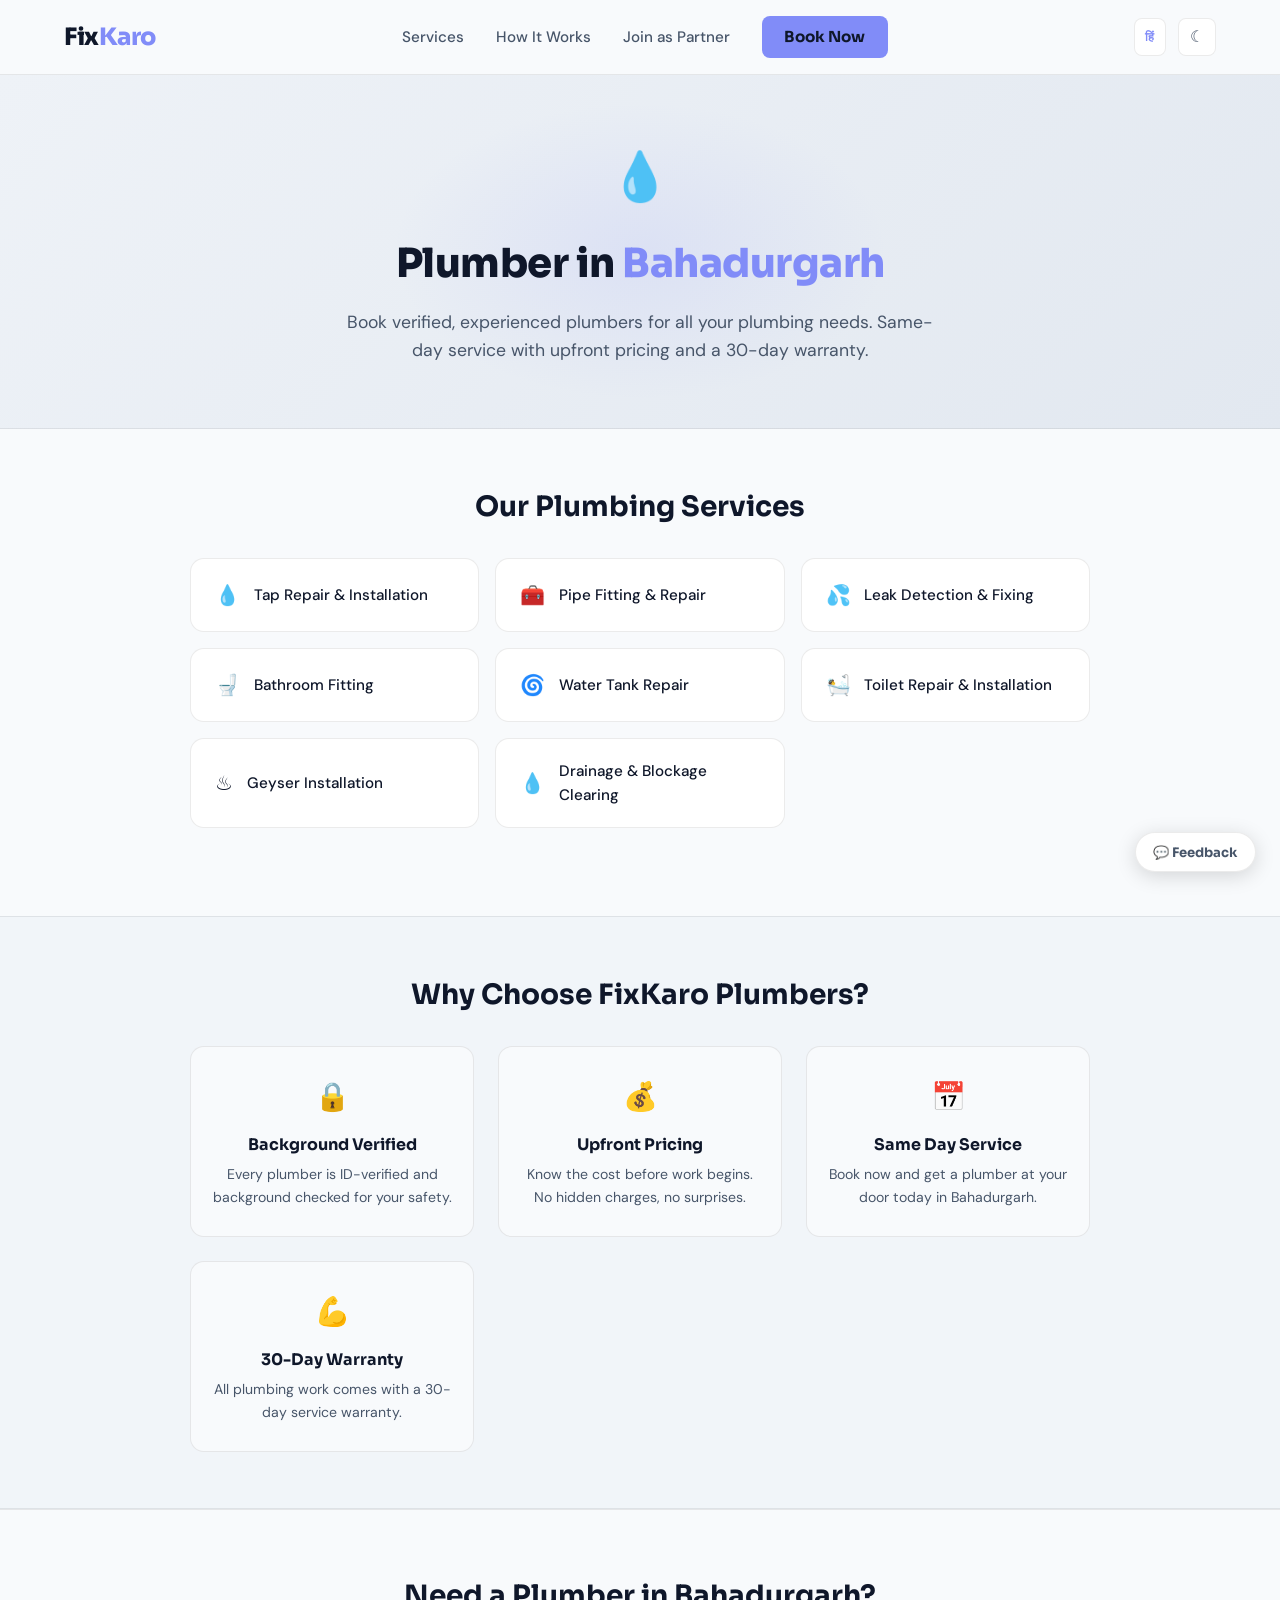
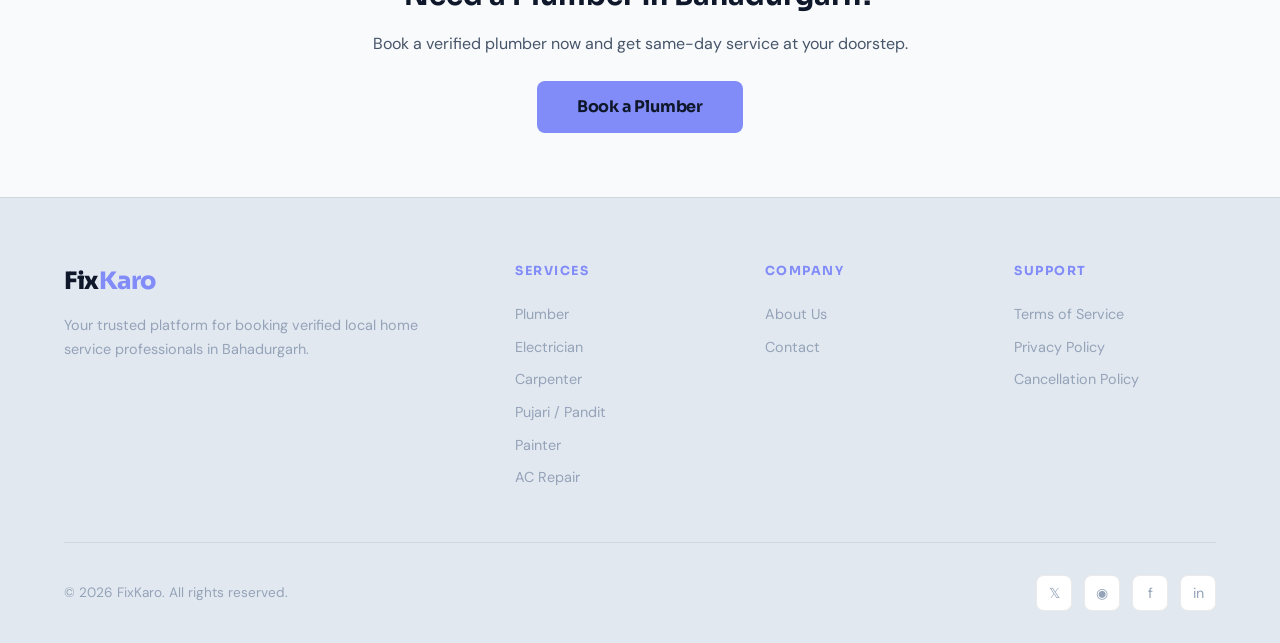
<file: plumber.html>
<!DOCTYPE html>
<html lang="en">
<head>
    <meta charset="UTF-8">
    <meta name="viewport" content="width=device-width, initial-scale=1.0">
    <title>Plumber in Bahadurgarh | FixKaro - Trusted Plumbing Services</title>
    <meta name="description" content="Book verified plumbers in Bahadurgarh for tap repair, pipe fitting, leak fixing, bathroom fitting, and more. Same-day service with upfront pricing. Call FixKaro today!">
    <meta name="keywords" content="plumber in Bahadurgarh, plumbing services Bahadurgarh, tap repair, pipe fitting, leak fixing, bathroom fitting, water tank repair, FixKaro">
    <meta property="og:title" content="Plumber in Bahadurgarh | FixKaro - Trusted Plumbing Services">
    <meta property="og:description" content="Book verified plumbers in Bahadurgarh for tap repair, pipe fitting, leak fixing, bathroom fitting, and more. Same-day service with upfront pricing. Call FixKaro today!">
    <meta property="og:type" content="website">
    <meta property="og:url" content="https://fixkaro.in/plumber">
    <meta property="og:site_name" content="FixKaro">
    <meta property="og:locale" content="en_IN">
    <meta name="twitter:card" content="summary">
    <meta name="twitter:title" content="Plumber in Bahadurgarh | FixKaro - Trusted Plumbing Services">
    <meta name="twitter:description" content="Book verified plumbers in Bahadurgarh for tap repair, pipe fitting, leak fixing, bathroom fitting, and more. Same-day service with upfront pricing. Call FixKaro today!">
    <script>!function(){var t=localStorage.getItem('fk-theme')||'light';document.documentElement.setAttribute('data-theme',t)}();</script>
    <link href="https://fonts.googleapis.com/css2?family=Sora:wght@400;600;700;800&family=DM+Sans:wght@400;500&display=swap" rel="stylesheet">
    <link rel="stylesheet" href="styles.css">
    <!-- Google tag (gtag.js) -->
    <script async src="https://www.googletagmanager.com/gtag/js?id=G-228N3XZ30Y"></script>
    <script>
        window.dataLayer = window.dataLayer || [];
        function gtag(){dataLayer.push(arguments);}
        gtag('js', new Date());
        gtag('config', 'G-228N3XZ30Y');
    </script>
</head>
<body>
    <header>
        <div class="container" style="display:flex;justify-content:space-between;align-items:center;">
            <a href="index.html" class="logo">Fix<span>Karo</span></a>
            <nav>
                <a href="index.html#services" data-i18n="nav.services">Services</a>
                <a href="index.html#how-it-works" data-i18n="nav.how_it_works">How It Works</a>
                <a href="join.html" data-i18n="nav.join">Join as Partner</a>
                <a href="index.html" class="nav-cta" data-i18n="nav.book">Book Now</a>
            </nav>
            <div style="display:flex;align-items:center;gap:0.75rem;">
                <button class="lang-toggle" aria-label="हिंदी में बदलें">हिं</button>
                <button class="theme-toggle" aria-label="Toggle theme">&#9728;</button>
                <button class="mobile-menu-btn" aria-label="Menu">&#9776;</button>
            </div>
        </div>
    </header>

    <section class="service-hero">
        <div class="container">
            <div class="icon">&#128167;</div>
            <h1 data-i18n-html="plumber.h1">Plumber in <span class="highlight">Bahadurgarh</span></h1>
            <p data-i18n="plumber.hero_p">Book verified, experienced plumbers for all your plumbing needs. Same-day service with upfront pricing and a 30-day warranty.</p>
        </div>
    </section>

    <section class="sub-services">
        <div class="container">
            <h2 data-i18n="plumber.sub_title">Our Plumbing Services</h2>
            <div class="sub-services-grid">
                <div class="sub-service-item">
                    <span class="icon">&#128167;</span>
                    <span data-i18n="plumber.svc1">Tap Repair & Installation</span>
                </div>
                <div class="sub-service-item">
                    <span class="icon">&#129520;</span>
                    <span data-i18n="plumber.svc2">Pipe Fitting & Repair</span>
                </div>
                <div class="sub-service-item">
                    <span class="icon">&#128166;</span>
                    <span data-i18n="plumber.svc3">Leak Detection & Fixing</span>
                </div>
                <div class="sub-service-item">
                    <span class="icon">&#128701;</span>
                    <span data-i18n="plumber.svc4">Bathroom Fitting</span>
                </div>
                <div class="sub-service-item">
                    <span class="icon">&#127744;</span>
                    <span data-i18n="plumber.svc5">Water Tank Repair</span>
                </div>
                <div class="sub-service-item">
                    <span class="icon">&#128704;</span>
                    <span data-i18n="plumber.svc6">Toilet Repair & Installation</span>
                </div>
                <div class="sub-service-item">
                    <span class="icon">&#9832;</span>
                    <span data-i18n="plumber.svc7">Geyser Installation</span>
                </div>
                <div class="sub-service-item">
                    <span class="icon">&#128167;</span>
                    <span data-i18n="plumber.svc8">Drainage & Blockage Clearing</span>
                </div>
            </div>
        </div>
    </section>

    <section class="why-section">
        <div class="container">
            <h2 data-i18n="plumber.why_title">Why Choose FixKaro Plumbers?</h2>
            <div class="why-grid">
                <div class="why-item">
                    <div class="icon">&#128274;</div>
                    <h3 data-i18n="why.verified">Background Verified</h3>
                    <p data-i18n="plumber.wp1">Every plumber is ID-verified and background checked for your safety.</p>
                </div>
                <div class="why-item">
                    <div class="icon">&#128176;</div>
                    <h3 data-i18n="why.pricing">Upfront Pricing</h3>
                    <p data-i18n="plumber.wp2">Know the cost before work begins. No hidden charges, no surprises.</p>
                </div>
                <div class="why-item">
                    <div class="icon">&#128197;</div>
                    <h3 data-i18n="why.sameday">Same Day Service</h3>
                    <p data-i18n="plumber.wp3">Book now and get a plumber at your door today in Bahadurgarh.</p>
                </div>
                <div class="why-item">
                    <div class="icon">&#128170;</div>
                    <h3 data-i18n="why.warranty">30-Day Warranty</h3>
                    <p data-i18n="plumber.wp4">All plumbing work comes with a 30-day service warranty.</p>
                </div>
            </div>
        </div>
    </section>

    <section class="page-cta">
        <div class="container">
            <h2 data-i18n="plumber.cta_h2">Need a Plumber in Bahadurgarh?</h2>
            <p data-i18n="plumber.cta_p">Book a verified plumber now and get same-day service at your doorstep.</p>
            <a href="index.html?service=plumber" class="btn-primary" data-i18n="plumber.cta_btn">Book a Plumber</a>
        </div>
    </section>

    <footer>
        <div class="container">
            <div class="footer-grid">
                <div class="footer-brand">
                    <a href="index.html" class="logo">Fix<span>Karo</span></a>
                    <p data-i18n="footer.tagline">Your trusted platform for booking verified local home service professionals in Bahadurgarh.</p>
                </div>
                <div class="footer-col">
                    <h4 data-i18n="footer.col.services">Services</h4>
                    <a href="plumber.html">Plumber</a>
                    <a href="electrician.html">Electrician</a>
                    <a href="carpenter.html">Carpenter</a>
                    <a href="pujari.html">Pujari / Pandit</a>
                    <a href="painter.html">Painter</a>
                    <a href="ac-repair.html">AC Repair</a>
                </div>
                <div class="footer-col">
                    <h4 data-i18n="footer.col.company">Company</h4>
                    <a href="about.html" data-i18n="footer.about">About Us</a>
                    <a href="contact.html" data-i18n="footer.contact">Contact</a>
                </div>
                <div class="footer-col">
                    <h4 data-i18n="footer.col.support">Support</h4>
                    <a href="terms.html" data-i18n="footer.terms">Terms of Service</a>
                    <a href="privacy.html" data-i18n="footer.privacy">Privacy Policy</a>
                    <a href="cancellation.html" data-i18n="footer.cancellation">Cancellation Policy</a>
                </div>
            </div>
            <div class="footer-bottom">
                <p data-i18n="footer.rights">© 2026 FixKaro. All rights reserved.</p>
                <div class="footer-social">
                    <a href="#" aria-label="Twitter">&#120143;</a>
                    <a href="#" aria-label="Instagram">&#9673;</a>
                    <a href="#" aria-label="Facebook">f</a>
                    <a href="#" aria-label="LinkedIn">in</a>
                </div>
            </div>
        </div>
    </footer>


    <!-- Suggestions Tab -->
    <button class="feedback-tab" id="feedback-tab-btn" data-i18n="feedback.tab">💬 Feedback</button>

    <!-- Suggestions Modal -->
    <div class="feedback-overlay" id="feedback-overlay">
        <div class="feedback-modal">
            <button class="feedback-close" id="feedback-close">&times;</button>

            <div id="feedback-form-view">
                <h2 data-i18n="feedback.title">Share a Suggestion</h2>
                <p class="feedback-sub" data-i18n="feedback.sub">Help us improve FixKaro for Bahadurgarh.</p>
                <form id="feedback-form">
                    <div class="form-group">
                        <label><span data-i18n="feedback.name_label">Your Name</span> <span style="color:var(--text-muted);font-weight:400;" data-i18n="feedback.name_optional">(optional)</span></label>
                        <input type="text" id="fb-name" placeholder="Enter your name" data-i18n-ph="feedback.name_ph">
                    </div>
                    <div class="form-group">
                        <label><span data-i18n="feedback.contact_label">Phone / Email</span> <span style="color:var(--text-muted);font-weight:400;" data-i18n="feedback.contact_optional">(optional, for follow-up)</span></label>
                        <input type="text" id="fb-contact" placeholder="+91 XXXXX or email@example.com" data-i18n-ph="feedback.contact_ph">
                    </div>
                    <div class="form-group">
                        <label data-i18n="feedback.category_label">Category</label>
                        <select id="fb-category">
                            <option value="New Service" data-i18n="feedback.cat_new">Request a New Service</option>
                            <option value="Pricing" data-i18n="feedback.cat_pricing">Pricing Feedback</option>
                            <option value="Website" data-i18n="feedback.cat_website">Website Feedback</option>
                            <option value="General" data-i18n="feedback.cat_general">General Suggestion</option>
                        </select>
                    </div>
                    <div class="form-group">
                        <label><span data-i18n="feedback.message_label">Your Suggestion</span> <span style="color:var(--error);">*</span></label>
                        <textarea id="fb-message" placeholder="Tell us what you think or what service you need..." data-i18n-ph="feedback.message_ph" required></textarea>
                    </div>
                    <button type="submit" class="btn-fb-submit" id="fb-submit" data-i18n="feedback.submit">Send Suggestion</button>
                    <div id="fb-msg" class="feedback-message"></div>
                </form>
            </div>

            <div id="feedback-success-view" style="display:none; text-align:center; padding: 1rem 0 0.5rem;">
                <div style="font-size:3rem; margin-bottom:1rem; animation: pop 0.4s ease;">&#128161;</div>
                <h2 style="margin-bottom:0.5rem;" data-i18n="feedback.success_title">Thank You!</h2>
                <p style="color:var(--text-secondary); font-size:0.92rem; line-height:1.6; margin-bottom:1.5rem;" data-i18n="feedback.success_msg">Your suggestion has been received. We review every submission and use it to make FixKaro better.</p>
                <button class="btn-fb-submit" onclick="closeFeedbackModal()" data-i18n="feedback.done">Done</button>
            </div>
        </div>
    </div>

    <div class="floating-cta">
        <a href="index.html" class="floating-cta-btn fk-btn-book" data-i18n="cta.book">📅 Book Now</a>
        <a href="join.html" class="floating-cta-btn fk-btn-pro" data-i18n="cta.join">🤝 Partner बनें</a>
    </div>
    <script src="script.js"></script>
</body>
</html>
</file>
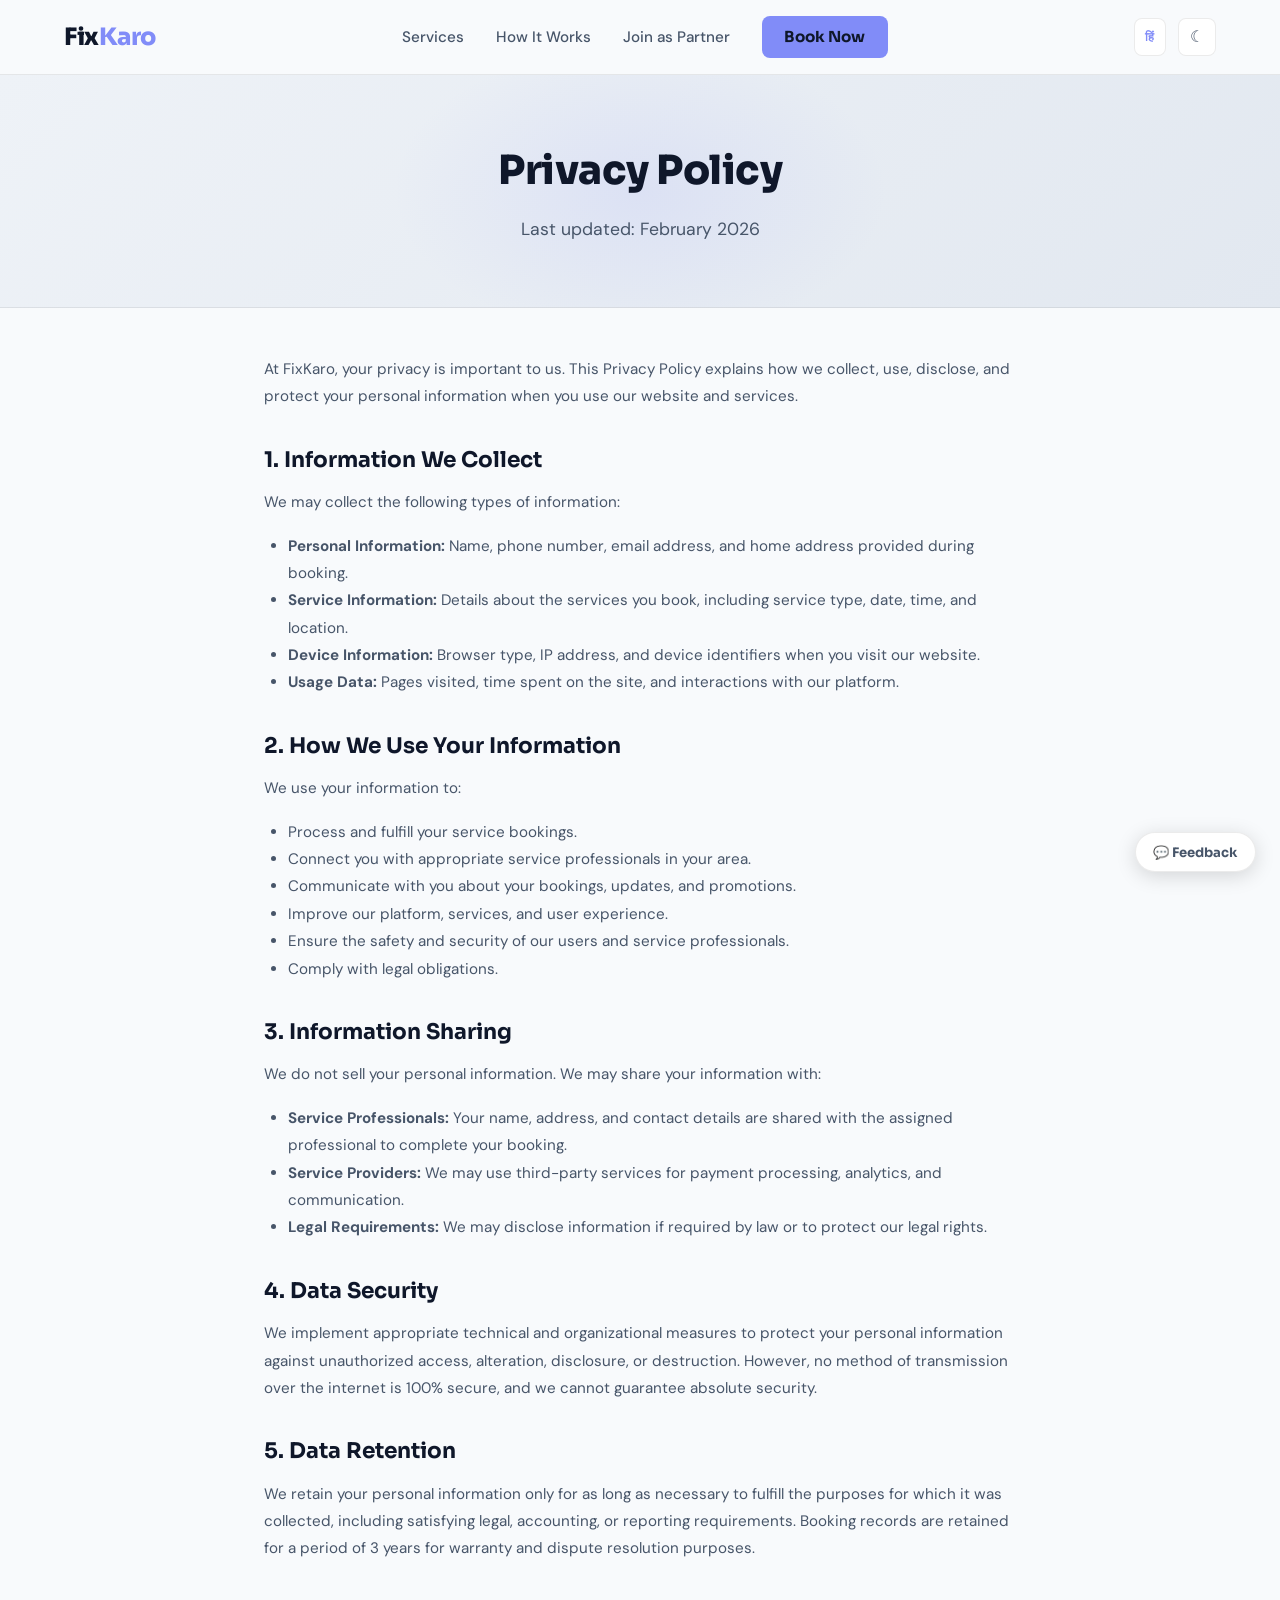
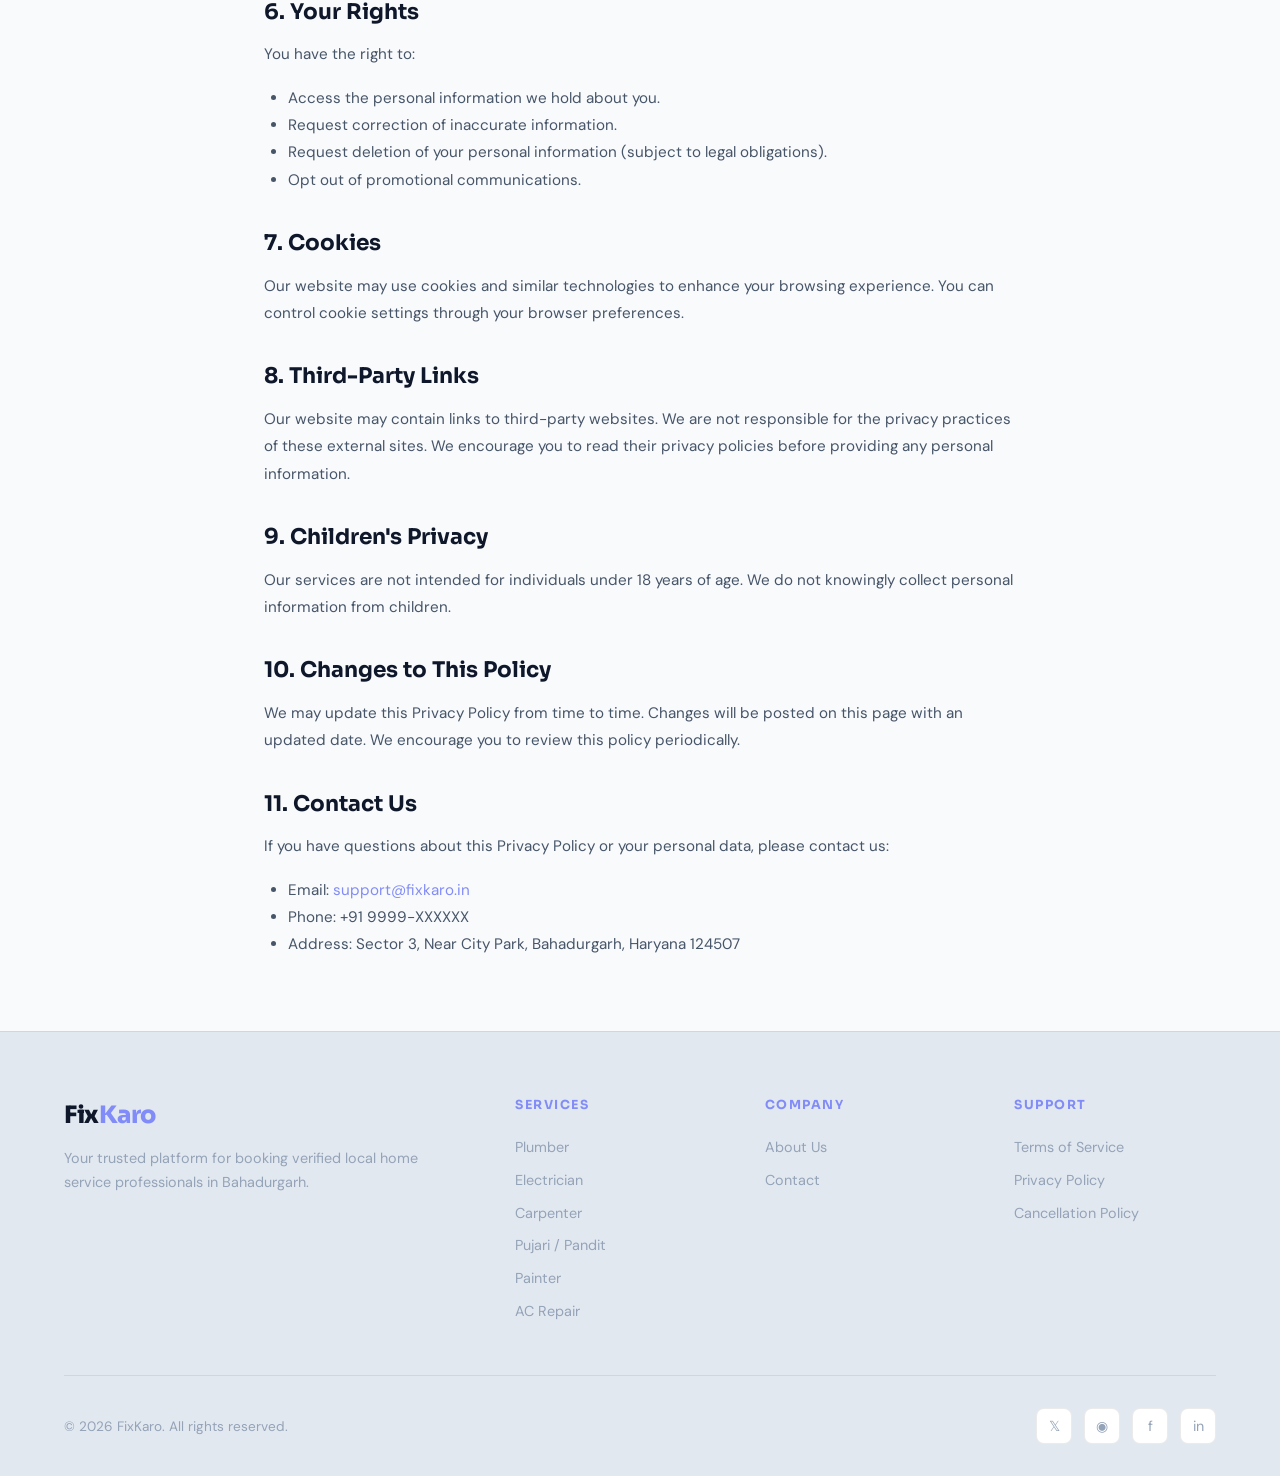
<file: privacy.html>
<!DOCTYPE html>
<html lang="en">
<head>
    <meta charset="UTF-8">
    <meta name="viewport" content="width=device-width, initial-scale=1.0">
    <title>Privacy Policy | FixKaro - Home Services in Bahadurgarh</title>
    <meta name="description" content="Read FixKaro's Privacy Policy. Learn how we collect, use, and protect your personal information when you use our home services platform in Bahadurgarh.">
    <meta name="keywords" content="FixKaro privacy policy, data protection, personal information, home services privacy, Bahadurgarh">
    <meta property="og:title" content="Privacy Policy | FixKaro - Home Services in Bahadurgarh">
    <meta property="og:description" content="Read FixKaro's Privacy Policy. Learn how we collect, use, and protect your personal information when you use our home services platform in Bahadurgarh.">
    <meta property="og:type" content="website">
    <meta property="og:url" content="https://fixkaro.in/privacy">
    <meta property="og:site_name" content="FixKaro">
    <meta property="og:locale" content="en_IN">
    <meta name="twitter:card" content="summary">
    <meta name="twitter:title" content="Privacy Policy | FixKaro - Home Services in Bahadurgarh">
    <meta name="twitter:description" content="Read FixKaro's Privacy Policy. Learn how we collect, use, and protect your personal information when you use our home services platform in Bahadurgarh.">
    <script>!function(){var t=localStorage.getItem('fk-theme')||'light';document.documentElement.setAttribute('data-theme',t)}();</script>
    <link href="https://fonts.googleapis.com/css2?family=Sora:wght@400;600;700;800&family=DM+Sans:wght@400;500&display=swap" rel="stylesheet">
    <link rel="stylesheet" href="styles.css">
    <!-- Google tag (gtag.js) -->
    <script async src="https://www.googletagmanager.com/gtag/js?id=G-228N3XZ30Y"></script>
    <script>
        window.dataLayer = window.dataLayer || [];
        function gtag(){dataLayer.push(arguments);}
        gtag('js', new Date());
        gtag('config', 'G-228N3XZ30Y');
    </script>
</head>
<body>
    <header>
        <div class="container" style="display:flex;justify-content:space-between;align-items:center;">
            <a href="index.html" class="logo">Fix<span>Karo</span></a>
            <nav>
                <a href="index.html#services" data-i18n="nav.services">Services</a>
                <a href="index.html#how-it-works" data-i18n="nav.how_it_works">How It Works</a>
                <a href="join.html" data-i18n="nav.join">Join as Partner</a>
                <a href="index.html" class="nav-cta" data-i18n="nav.book">Book Now</a>
            </nav>
            <div style="display:flex;align-items:center;gap:0.75rem;">
                <button class="lang-toggle" aria-label="हिंदी में बदलें">हिं</button>
                <button class="theme-toggle" aria-label="Toggle theme">&#9728;</button>
                <button class="mobile-menu-btn" aria-label="Menu">&#9776;</button>
            </div>
        </div>
    </header>

    <section class="page-hero">
        <div class="container">
            <h1>Privacy Policy</h1>
            <p>Last updated: February 2026</p>
        </div>
    </section>

    <div class="page-content">
        <p>At FixKaro, your privacy is important to us. This Privacy Policy explains how we collect, use, disclose, and protect your personal information when you use our website and services.</p>

        <h2>1. Information We Collect</h2>
        <p>We may collect the following types of information:</p>
        <ul>
            <li><strong>Personal Information:</strong> Name, phone number, email address, and home address provided during booking.</li>
            <li><strong>Service Information:</strong> Details about the services you book, including service type, date, time, and location.</li>
            <li><strong>Device Information:</strong> Browser type, IP address, and device identifiers when you visit our website.</li>
            <li><strong>Usage Data:</strong> Pages visited, time spent on the site, and interactions with our platform.</li>
        </ul>

        <h2>2. How We Use Your Information</h2>
        <p>We use your information to:</p>
        <ul>
            <li>Process and fulfill your service bookings.</li>
            <li>Connect you with appropriate service professionals in your area.</li>
            <li>Communicate with you about your bookings, updates, and promotions.</li>
            <li>Improve our platform, services, and user experience.</li>
            <li>Ensure the safety and security of our users and service professionals.</li>
            <li>Comply with legal obligations.</li>
        </ul>

        <h2>3. Information Sharing</h2>
        <p>We do not sell your personal information. We may share your information with:</p>
        <ul>
            <li><strong>Service Professionals:</strong> Your name, address, and contact details are shared with the assigned professional to complete your booking.</li>
            <li><strong>Service Providers:</strong> We may use third-party services for payment processing, analytics, and communication.</li>
            <li><strong>Legal Requirements:</strong> We may disclose information if required by law or to protect our legal rights.</li>
        </ul>

        <h2>4. Data Security</h2>
        <p>We implement appropriate technical and organizational measures to protect your personal information against unauthorized access, alteration, disclosure, or destruction. However, no method of transmission over the internet is 100% secure, and we cannot guarantee absolute security.</p>

        <h2>5. Data Retention</h2>
        <p>We retain your personal information only for as long as necessary to fulfill the purposes for which it was collected, including satisfying legal, accounting, or reporting requirements. Booking records are retained for a period of 3 years for warranty and dispute resolution purposes.</p>

        <h2>6. Your Rights</h2>
        <p>You have the right to:</p>
        <ul>
            <li>Access the personal information we hold about you.</li>
            <li>Request correction of inaccurate information.</li>
            <li>Request deletion of your personal information (subject to legal obligations).</li>
            <li>Opt out of promotional communications.</li>
        </ul>

        <h2>7. Cookies</h2>
        <p>Our website may use cookies and similar technologies to enhance your browsing experience. You can control cookie settings through your browser preferences.</p>

        <h2>8. Third-Party Links</h2>
        <p>Our website may contain links to third-party websites. We are not responsible for the privacy practices of these external sites. We encourage you to read their privacy policies before providing any personal information.</p>

        <h2>9. Children's Privacy</h2>
        <p>Our services are not intended for individuals under 18 years of age. We do not knowingly collect personal information from children.</p>

        <h2>10. Changes to This Policy</h2>
        <p>We may update this Privacy Policy from time to time. Changes will be posted on this page with an updated date. We encourage you to review this policy periodically.</p>

        <h2>11. Contact Us</h2>
        <p>If you have questions about this Privacy Policy or your personal data, please contact us:</p>
        <ul>
            <li>Email: <a href="mailto:support@fixkaro.in">support@fixkaro.in</a></li>
            <li>Phone: +91 9999-XXXXXX</li>
            <li>Address: Sector 3, Near City Park, Bahadurgarh, Haryana 124507</li>
        </ul>
    </div>

    <footer>
        <div class="container">
            <div class="footer-grid">
                <div class="footer-brand">
                    <a href="index.html" class="logo">Fix<span>Karo</span></a>
                    <p data-i18n="footer.tagline">Your trusted platform for booking verified local home service professionals in Bahadurgarh.</p>
                </div>
                <div class="footer-col">
                    <h4 data-i18n="footer.col.services">Services</h4>
                    <a href="plumber.html">Plumber</a>
                    <a href="electrician.html">Electrician</a>
                    <a href="carpenter.html">Carpenter</a>
                    <a href="pujari.html">Pujari / Pandit</a>
                    <a href="painter.html">Painter</a>
                    <a href="ac-repair.html">AC Repair</a>
                </div>
                <div class="footer-col">
                    <h4 data-i18n="footer.col.company">Company</h4>
                    <a href="about.html" data-i18n="footer.about">About Us</a>
                    <a href="contact.html" data-i18n="footer.contact">Contact</a>
                </div>
                <div class="footer-col">
                    <h4 data-i18n="footer.col.support">Support</h4>
                    <a href="terms.html" data-i18n="footer.terms">Terms of Service</a>
                    <a href="privacy.html" data-i18n="footer.privacy">Privacy Policy</a>
                    <a href="cancellation.html" data-i18n="footer.cancellation">Cancellation Policy</a>
                </div>
            </div>
            <div class="footer-bottom">
                <p data-i18n="footer.rights">© 2026 FixKaro. All rights reserved.</p>
                <div class="footer-social">
                    <a href="#" aria-label="Twitter">&#120143;</a>
                    <a href="#" aria-label="Instagram">&#9673;</a>
                    <a href="#" aria-label="Facebook">f</a>
                    <a href="#" aria-label="LinkedIn">in</a>
                </div>
            </div>
        </div>
    </footer>


    <!-- Suggestions Tab -->
    <button class="feedback-tab" id="feedback-tab-btn" data-i18n="feedback.tab">💬 Feedback</button>

    <!-- Suggestions Modal -->
    <div class="feedback-overlay" id="feedback-overlay">
        <div class="feedback-modal">
            <button class="feedback-close" id="feedback-close">&times;</button>

            <div id="feedback-form-view">
                <h2 data-i18n="feedback.title">Share a Suggestion</h2>
                <p class="feedback-sub" data-i18n="feedback.sub">Help us improve FixKaro for Bahadurgarh.</p>
                <form id="feedback-form">
                    <div class="form-group">
                        <label><span data-i18n="feedback.name_label">Your Name</span> <span style="color:var(--text-muted);font-weight:400;" data-i18n="feedback.name_optional">(optional)</span></label>
                        <input type="text" id="fb-name" placeholder="Enter your name" data-i18n-ph="feedback.name_ph">
                    </div>
                    <div class="form-group">
                        <label><span data-i18n="feedback.contact_label">Phone / Email</span> <span style="color:var(--text-muted);font-weight:400;" data-i18n="feedback.contact_optional">(optional, for follow-up)</span></label>
                        <input type="text" id="fb-contact" placeholder="+91 XXXXX or email@example.com" data-i18n-ph="feedback.contact_ph">
                    </div>
                    <div class="form-group">
                        <label data-i18n="feedback.category_label">Category</label>
                        <select id="fb-category">
                            <option value="New Service" data-i18n="feedback.cat_new">Request a New Service</option>
                            <option value="Pricing" data-i18n="feedback.cat_pricing">Pricing Feedback</option>
                            <option value="Website" data-i18n="feedback.cat_website">Website Feedback</option>
                            <option value="General" data-i18n="feedback.cat_general">General Suggestion</option>
                        </select>
                    </div>
                    <div class="form-group">
                        <label><span data-i18n="feedback.message_label">Your Suggestion</span> <span style="color:var(--error);">*</span></label>
                        <textarea id="fb-message" placeholder="Tell us what you think or what service you need..." data-i18n-ph="feedback.message_ph" required></textarea>
                    </div>
                    <button type="submit" class="btn-fb-submit" id="fb-submit" data-i18n="feedback.submit">Send Suggestion</button>
                    <div id="fb-msg" class="feedback-message"></div>
                </form>
            </div>

            <div id="feedback-success-view" style="display:none; text-align:center; padding: 1rem 0 0.5rem;">
                <div style="font-size:3rem; margin-bottom:1rem; animation: pop 0.4s ease;">&#128161;</div>
                <h2 style="margin-bottom:0.5rem;" data-i18n="feedback.success_title">Thank You!</h2>
                <p style="color:var(--text-secondary); font-size:0.92rem; line-height:1.6; margin-bottom:1.5rem;" data-i18n="feedback.success_msg">Your suggestion has been received. We review every submission and use it to make FixKaro better.</p>
                <button class="btn-fb-submit" onclick="closeFeedbackModal()" data-i18n="feedback.done">Done</button>
            </div>
        </div>
    </div>

    <div class="floating-cta">
        <a href="index.html" class="floating-cta-btn fk-btn-book" data-i18n="cta.book">📅 Book Now</a>
        <a href="join.html" class="floating-cta-btn fk-btn-pro" data-i18n="cta.join">🤝 Partner बनें</a>
    </div>
    <script src="script.js"></script>
</body>
</html>
</file>
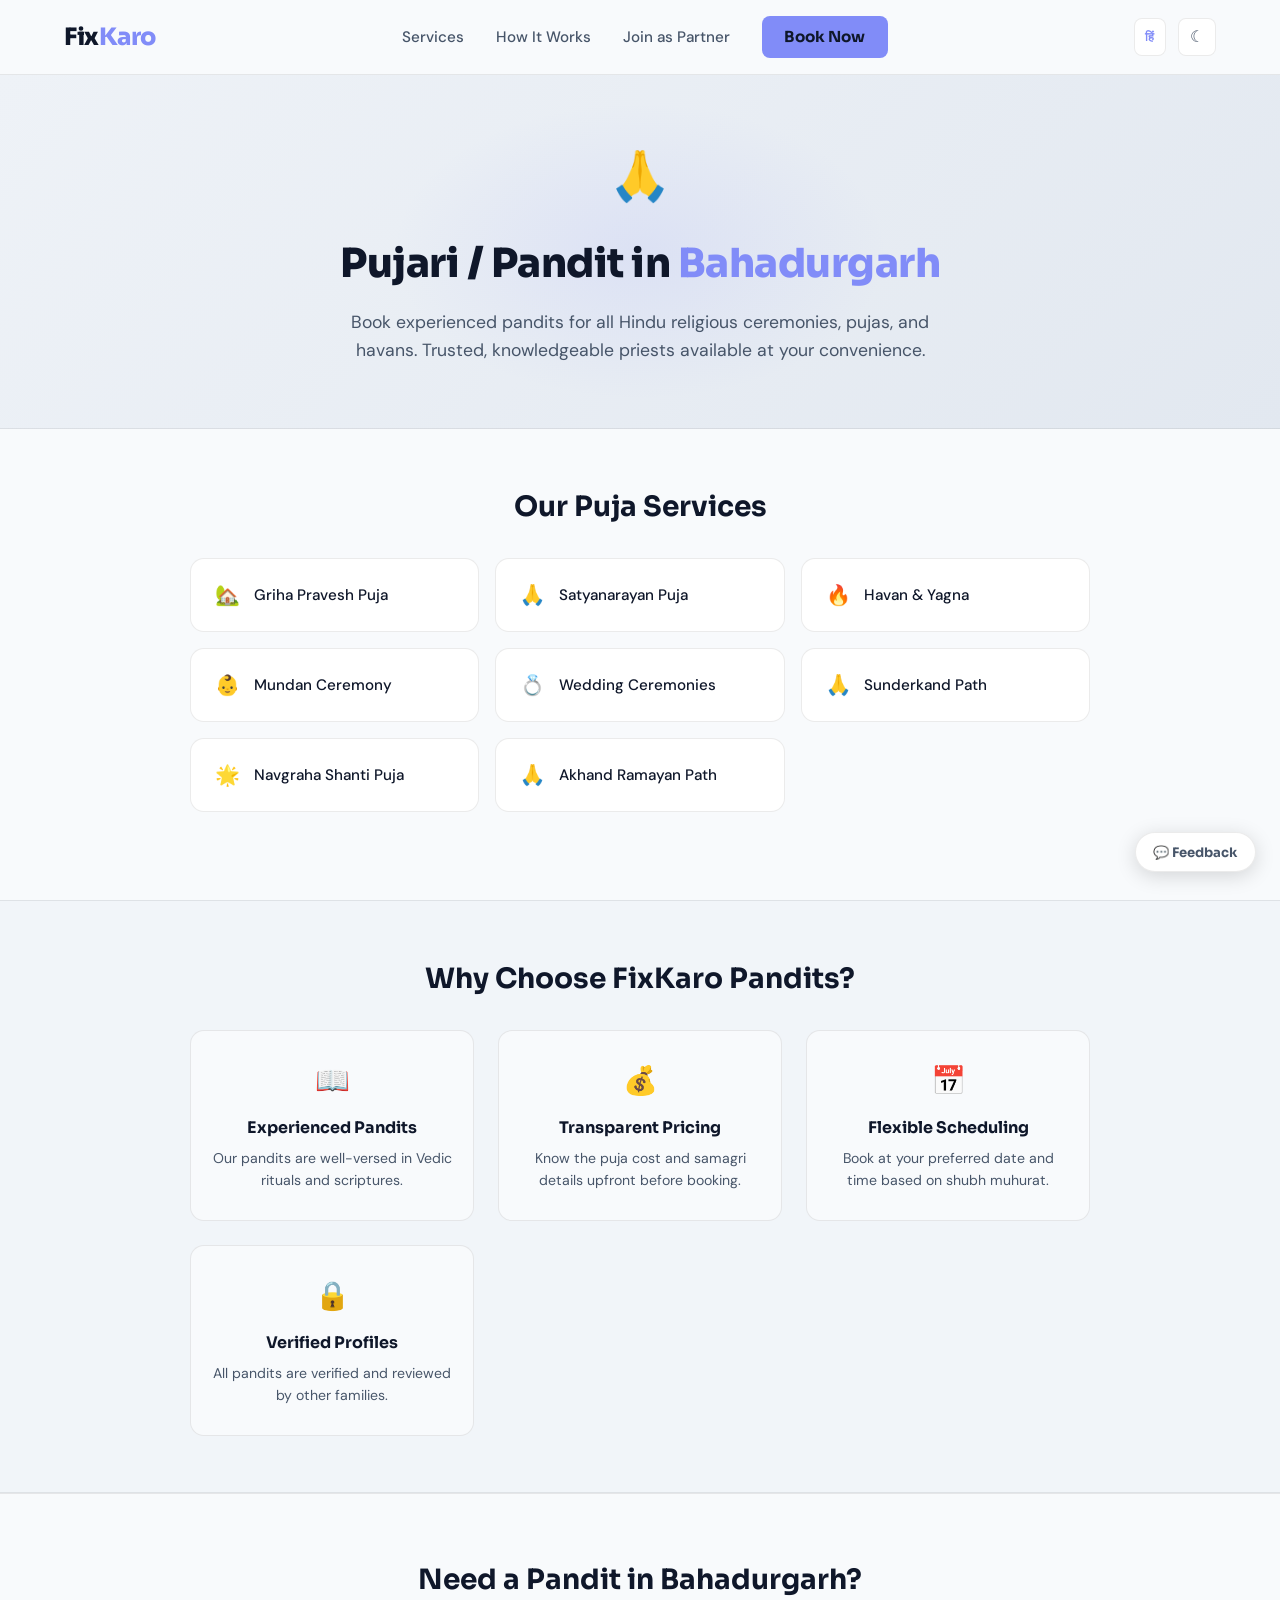
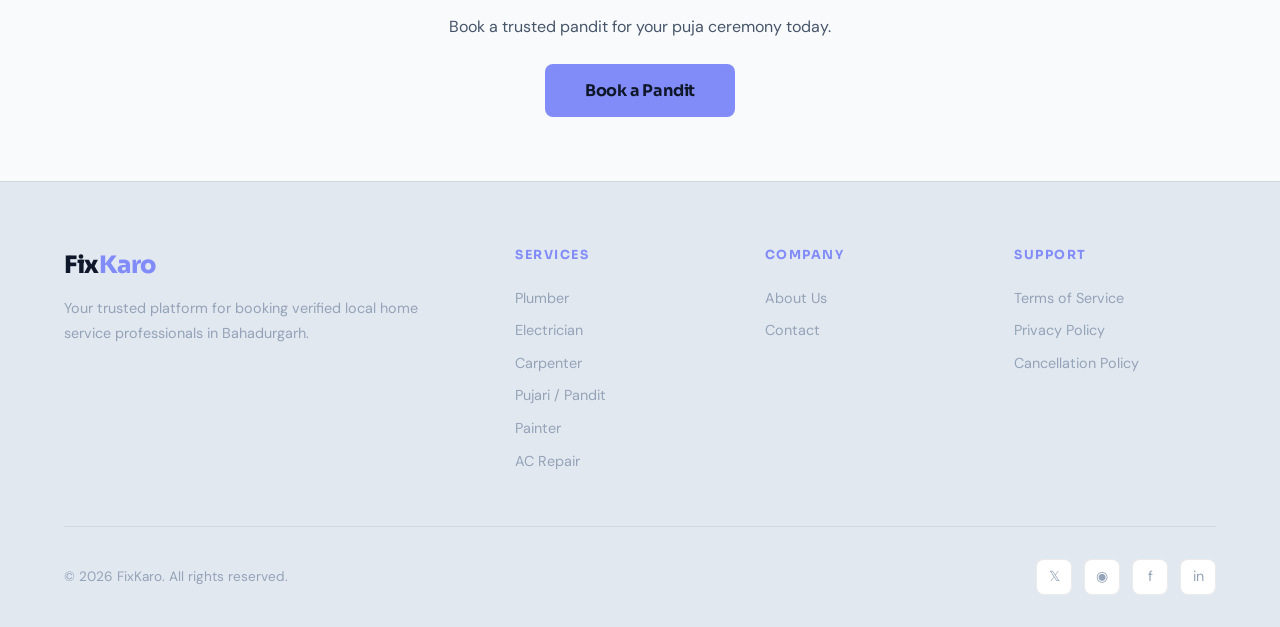
<file: pujari.html>
<!DOCTYPE html>
<html lang="en">
<head>
    <meta charset="UTF-8">
    <meta name="viewport" content="width=device-width, initial-scale=1.0">
    <title>Pujari / Pandit in Bahadurgarh | FixKaro - Book Pandit for Puja</title>
    <meta name="description" content="Book experienced Pujari and Pandit in Bahadurgarh for Griha Pravesh, Satyanarayan Puja, Havan, Mundan, and all Hindu ceremonies. Trusted pandits via FixKaro!">
    <meta name="keywords" content="pujari in Bahadurgarh, pandit in Bahadurgarh, book pandit, Griha Pravesh puja, Satyanarayan puja, havan, mundan ceremony, FixKaro">
    <meta property="og:title" content="Pujari / Pandit in Bahadurgarh | FixKaro - Book Pandit for Puja">
    <meta property="og:description" content="Book experienced Pujari and Pandit in Bahadurgarh for Griha Pravesh, Satyanarayan Puja, Havan, Mundan, and all Hindu ceremonies. Trusted pandits via FixKaro!">
    <meta property="og:type" content="website">
    <meta property="og:url" content="https://fixkaro.in/pujari">
    <meta property="og:site_name" content="FixKaro">
    <meta property="og:locale" content="en_IN">
    <meta name="twitter:card" content="summary">
    <meta name="twitter:title" content="Pujari / Pandit in Bahadurgarh | FixKaro - Book Pandit for Puja">
    <meta name="twitter:description" content="Book experienced Pujari and Pandit in Bahadurgarh for Griha Pravesh, Satyanarayan Puja, Havan, Mundan, and all Hindu ceremonies. Trusted pandits via FixKaro!">
    <script>!function(){var t=localStorage.getItem('fk-theme')||'light';document.documentElement.setAttribute('data-theme',t)}();</script>
    <link href="https://fonts.googleapis.com/css2?family=Sora:wght@400;600;700;800&family=DM+Sans:wght@400;500&display=swap" rel="stylesheet">
    <link rel="stylesheet" href="styles.css">
    <!-- Google tag (gtag.js) -->
    <script async src="https://www.googletagmanager.com/gtag/js?id=G-228N3XZ30Y"></script>
    <script>
        window.dataLayer = window.dataLayer || [];
        function gtag(){dataLayer.push(arguments);}
        gtag('js', new Date());
        gtag('config', 'G-228N3XZ30Y');
    </script>
</head>
<body>
    <header>
        <div class="container" style="display:flex;justify-content:space-between;align-items:center;">
            <a href="index.html" class="logo">Fix<span>Karo</span></a>
            <nav>
                <a href="index.html#services" data-i18n="nav.services">Services</a>
                <a href="index.html#how-it-works" data-i18n="nav.how_it_works">How It Works</a>
                <a href="join.html" data-i18n="nav.join">Join as Partner</a>
                <a href="index.html" class="nav-cta" data-i18n="nav.book">Book Now</a>
            </nav>
            <div style="display:flex;align-items:center;gap:0.75rem;">
                <button class="lang-toggle" aria-label="हिंदी में बदलें">हिं</button>
                <button class="theme-toggle" aria-label="Toggle theme">&#9728;</button>
                <button class="mobile-menu-btn" aria-label="Menu">&#9776;</button>
            </div>
        </div>
    </header>

    <section class="service-hero">
        <div class="container">
            <div class="icon">&#128591;</div>
            <h1 data-i18n-html="pujari.h1">Pujari / Pandit in <span class="highlight">Bahadurgarh</span></h1>
            <p data-i18n="pujari.hero_p">Book experienced pandits for all Hindu religious ceremonies, pujas, and havans. Trusted, knowledgeable priests available at your convenience.</p>
        </div>
    </section>

    <section class="sub-services">
        <div class="container">
            <h2 data-i18n="pujari.sub_title">Our Puja Services</h2>
            <div class="sub-services-grid">
                <div class="sub-service-item">
                    <span class="icon">&#127969;</span>
                    <span data-i18n="pujari.svc1">Griha Pravesh Puja</span>
                </div>
                <div class="sub-service-item">
                    <span class="icon">&#128591;</span>
                    <span data-i18n="pujari.svc2">Satyanarayan Puja</span>
                </div>
                <div class="sub-service-item">
                    <span class="icon">&#128293;</span>
                    <span data-i18n="pujari.svc3">Havan & Yagna</span>
                </div>
                <div class="sub-service-item">
                    <span class="icon">&#128118;</span>
                    <span data-i18n="pujari.svc4">Mundan Ceremony</span>
                </div>
                <div class="sub-service-item">
                    <span class="icon">&#128141;</span>
                    <span data-i18n="pujari.svc5">Wedding Ceremonies</span>
                </div>
                <div class="sub-service-item">
                    <span class="icon">&#128591;</span>
                    <span data-i18n="pujari.svc6">Sunderkand Path</span>
                </div>
                <div class="sub-service-item">
                    <span class="icon">&#127775;</span>
                    <span data-i18n="pujari.svc7">Navgraha Shanti Puja</span>
                </div>
                <div class="sub-service-item">
                    <span class="icon">&#128591;</span>
                    <span data-i18n="pujari.svc8">Akhand Ramayan Path</span>
                </div>
            </div>
        </div>
    </section>

    <section class="why-section">
        <div class="container">
            <h2 data-i18n="pujari.why_title">Why Choose FixKaro Pandits?</h2>
            <div class="why-grid">
                <div class="why-item">
                    <div class="icon">&#128214;</div>
                    <h3 data-i18n="pujari.why1">Experienced Pandits</h3>
                    <p data-i18n="pujari.wp1">Our pandits are well-versed in Vedic rituals and scriptures.</p>
                </div>
                <div class="why-item">
                    <div class="icon">&#128176;</div>
                    <h3 data-i18n="pujari.why2">Transparent Pricing</h3>
                    <p data-i18n="pujari.wp2">Know the puja cost and samagri details upfront before booking.</p>
                </div>
                <div class="why-item">
                    <div class="icon">&#128197;</div>
                    <h3 data-i18n="pujari.why3">Flexible Scheduling</h3>
                    <p data-i18n="pujari.wp3">Book at your preferred date and time based on shubh muhurat.</p>
                </div>
                <div class="why-item">
                    <div class="icon">&#128274;</div>
                    <h3 data-i18n="pujari.why4">Verified Profiles</h3>
                    <p data-i18n="pujari.wp4">All pandits are verified and reviewed by other families.</p>
                </div>
            </div>
        </div>
    </section>

    <section class="page-cta">
        <div class="container">
            <h2 data-i18n="pujari.cta_h2">Need a Pandit in Bahadurgarh?</h2>
            <p data-i18n="pujari.cta_p">Book a trusted pandit for your puja ceremony today.</p>
            <a href="index.html?service=pujari" class="btn-primary" data-i18n="pujari.cta_btn">Book a Pandit</a>
        </div>
    </section>

    <footer>
        <div class="container">
            <div class="footer-grid">
                <div class="footer-brand">
                    <a href="index.html" class="logo">Fix<span>Karo</span></a>
                    <p data-i18n="footer.tagline">Your trusted platform for booking verified local home service professionals in Bahadurgarh.</p>
                </div>
                <div class="footer-col">
                    <h4 data-i18n="footer.col.services">Services</h4>
                    <a href="plumber.html">Plumber</a>
                    <a href="electrician.html">Electrician</a>
                    <a href="carpenter.html">Carpenter</a>
                    <a href="pujari.html">Pujari / Pandit</a>
                    <a href="painter.html">Painter</a>
                    <a href="ac-repair.html">AC Repair</a>
                </div>
                <div class="footer-col">
                    <h4 data-i18n="footer.col.company">Company</h4>
                    <a href="about.html" data-i18n="footer.about">About Us</a>
                    <a href="contact.html" data-i18n="footer.contact">Contact</a>
                </div>
                <div class="footer-col">
                    <h4 data-i18n="footer.col.support">Support</h4>
                    <a href="terms.html" data-i18n="footer.terms">Terms of Service</a>
                    <a href="privacy.html" data-i18n="footer.privacy">Privacy Policy</a>
                    <a href="cancellation.html" data-i18n="footer.cancellation">Cancellation Policy</a>
                </div>
            </div>
            <div class="footer-bottom">
                <p data-i18n="footer.rights">© 2026 FixKaro. All rights reserved.</p>
                <div class="footer-social">
                    <a href="#" aria-label="Twitter">&#120143;</a>
                    <a href="#" aria-label="Instagram">&#9673;</a>
                    <a href="#" aria-label="Facebook">f</a>
                    <a href="#" aria-label="LinkedIn">in</a>
                </div>
            </div>
        </div>
    </footer>


    <!-- Suggestions Tab -->
    <button class="feedback-tab" id="feedback-tab-btn" data-i18n="feedback.tab">💬 Feedback</button>

    <!-- Suggestions Modal -->
    <div class="feedback-overlay" id="feedback-overlay">
        <div class="feedback-modal">
            <button class="feedback-close" id="feedback-close">&times;</button>

            <div id="feedback-form-view">
                <h2 data-i18n="feedback.title">Share a Suggestion</h2>
                <p class="feedback-sub" data-i18n="feedback.sub">Help us improve FixKaro for Bahadurgarh.</p>
                <form id="feedback-form">
                    <div class="form-group">
                        <label><span data-i18n="feedback.name_label">Your Name</span> <span style="color:var(--text-muted);font-weight:400;" data-i18n="feedback.name_optional">(optional)</span></label>
                        <input type="text" id="fb-name" placeholder="Enter your name" data-i18n-ph="feedback.name_ph">
                    </div>
                    <div class="form-group">
                        <label><span data-i18n="feedback.contact_label">Phone / Email</span> <span style="color:var(--text-muted);font-weight:400;" data-i18n="feedback.contact_optional">(optional, for follow-up)</span></label>
                        <input type="text" id="fb-contact" placeholder="+91 XXXXX or email@example.com" data-i18n-ph="feedback.contact_ph">
                    </div>
                    <div class="form-group">
                        <label data-i18n="feedback.category_label">Category</label>
                        <select id="fb-category">
                            <option value="New Service" data-i18n="feedback.cat_new">Request a New Service</option>
                            <option value="Pricing" data-i18n="feedback.cat_pricing">Pricing Feedback</option>
                            <option value="Website" data-i18n="feedback.cat_website">Website Feedback</option>
                            <option value="General" data-i18n="feedback.cat_general">General Suggestion</option>
                        </select>
                    </div>
                    <div class="form-group">
                        <label><span data-i18n="feedback.message_label">Your Suggestion</span> <span style="color:var(--error);">*</span></label>
                        <textarea id="fb-message" placeholder="Tell us what you think or what service you need..." data-i18n-ph="feedback.message_ph" required></textarea>
                    </div>
                    <button type="submit" class="btn-fb-submit" id="fb-submit" data-i18n="feedback.submit">Send Suggestion</button>
                    <div id="fb-msg" class="feedback-message"></div>
                </form>
            </div>

            <div id="feedback-success-view" style="display:none; text-align:center; padding: 1rem 0 0.5rem;">
                <div style="font-size:3rem; margin-bottom:1rem; animation: pop 0.4s ease;">&#128161;</div>
                <h2 style="margin-bottom:0.5rem;" data-i18n="feedback.success_title">Thank You!</h2>
                <p style="color:var(--text-secondary); font-size:0.92rem; line-height:1.6; margin-bottom:1.5rem;" data-i18n="feedback.success_msg">Your suggestion has been received. We review every submission and use it to make FixKaro better.</p>
                <button class="btn-fb-submit" onclick="closeFeedbackModal()" data-i18n="feedback.done">Done</button>
            </div>
        </div>
    </div>

    <div class="floating-cta">
        <a href="index.html" class="floating-cta-btn fk-btn-book" data-i18n="cta.book">📅 Book Now</a>
        <a href="join.html" class="floating-cta-btn fk-btn-pro" data-i18n="cta.join">🤝 Partner बनें</a>
    </div>
    <script src="script.js"></script>
</body>
</html>
</file>
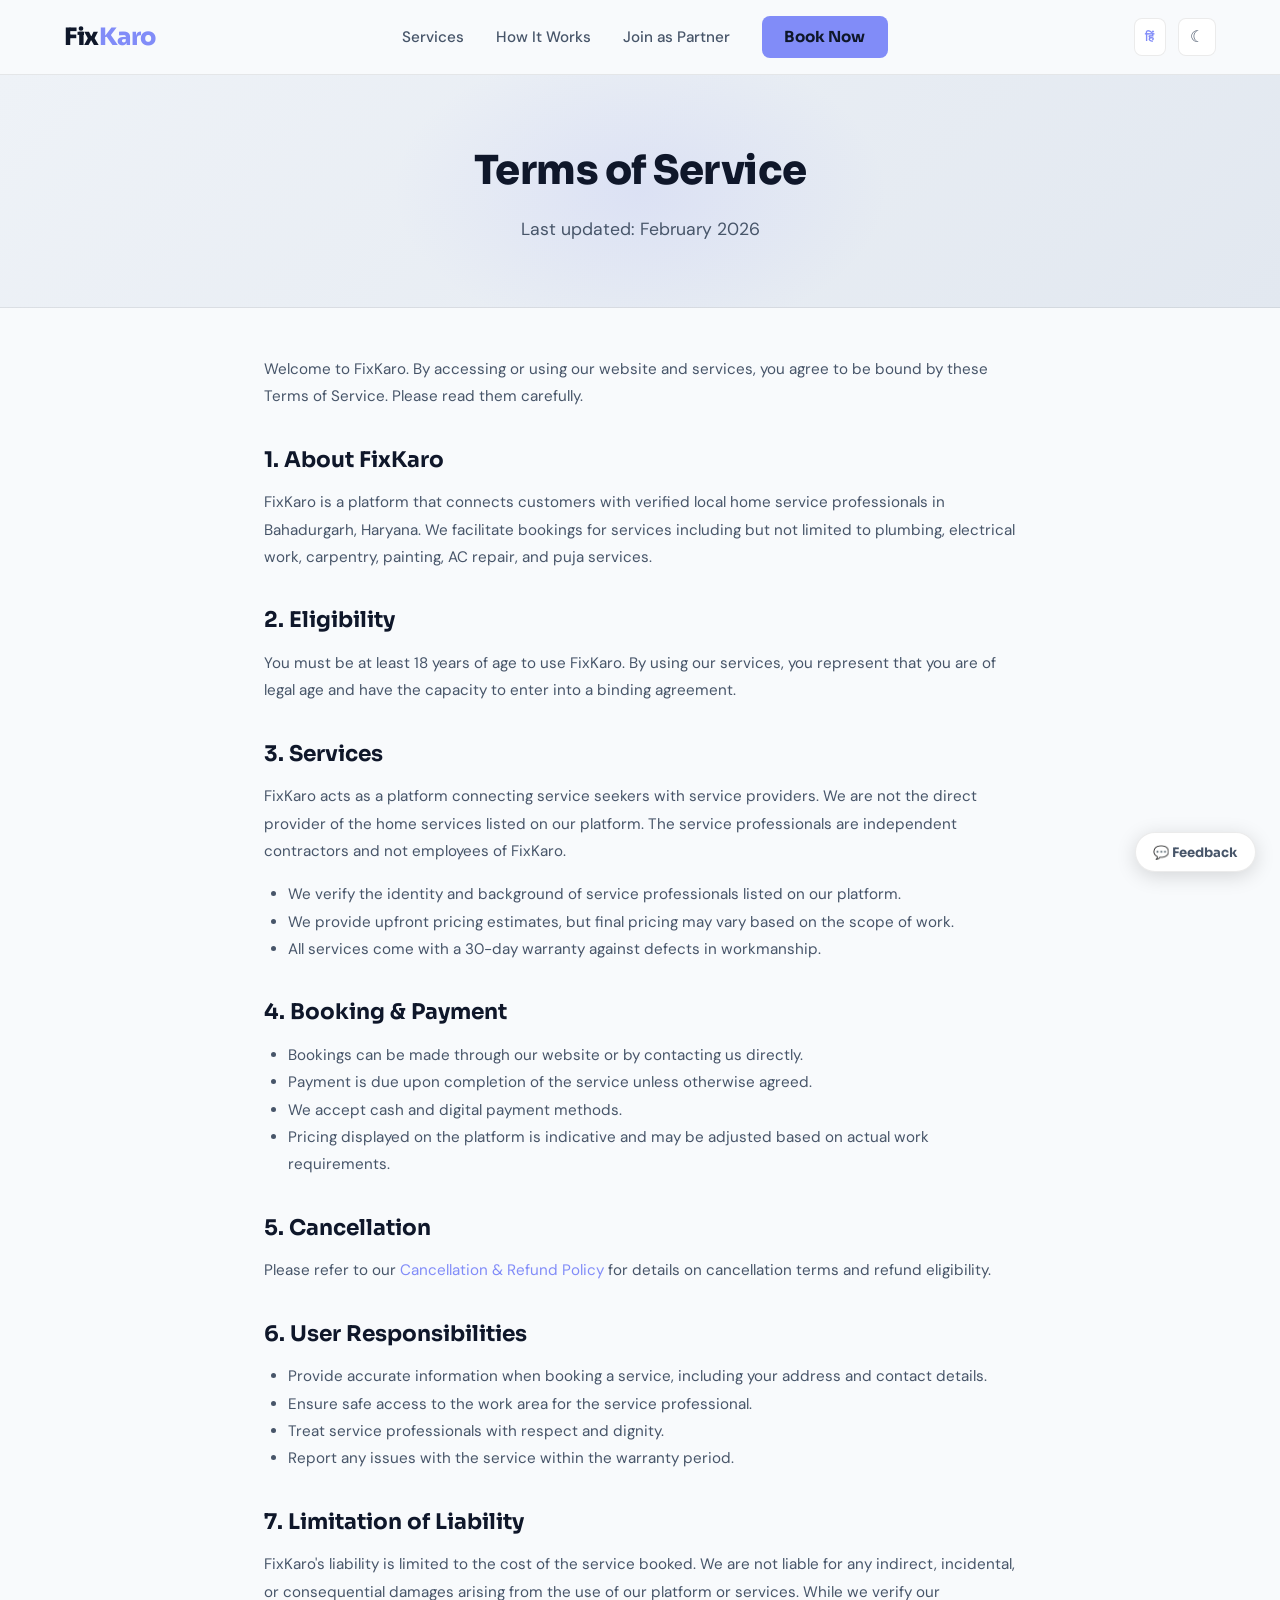
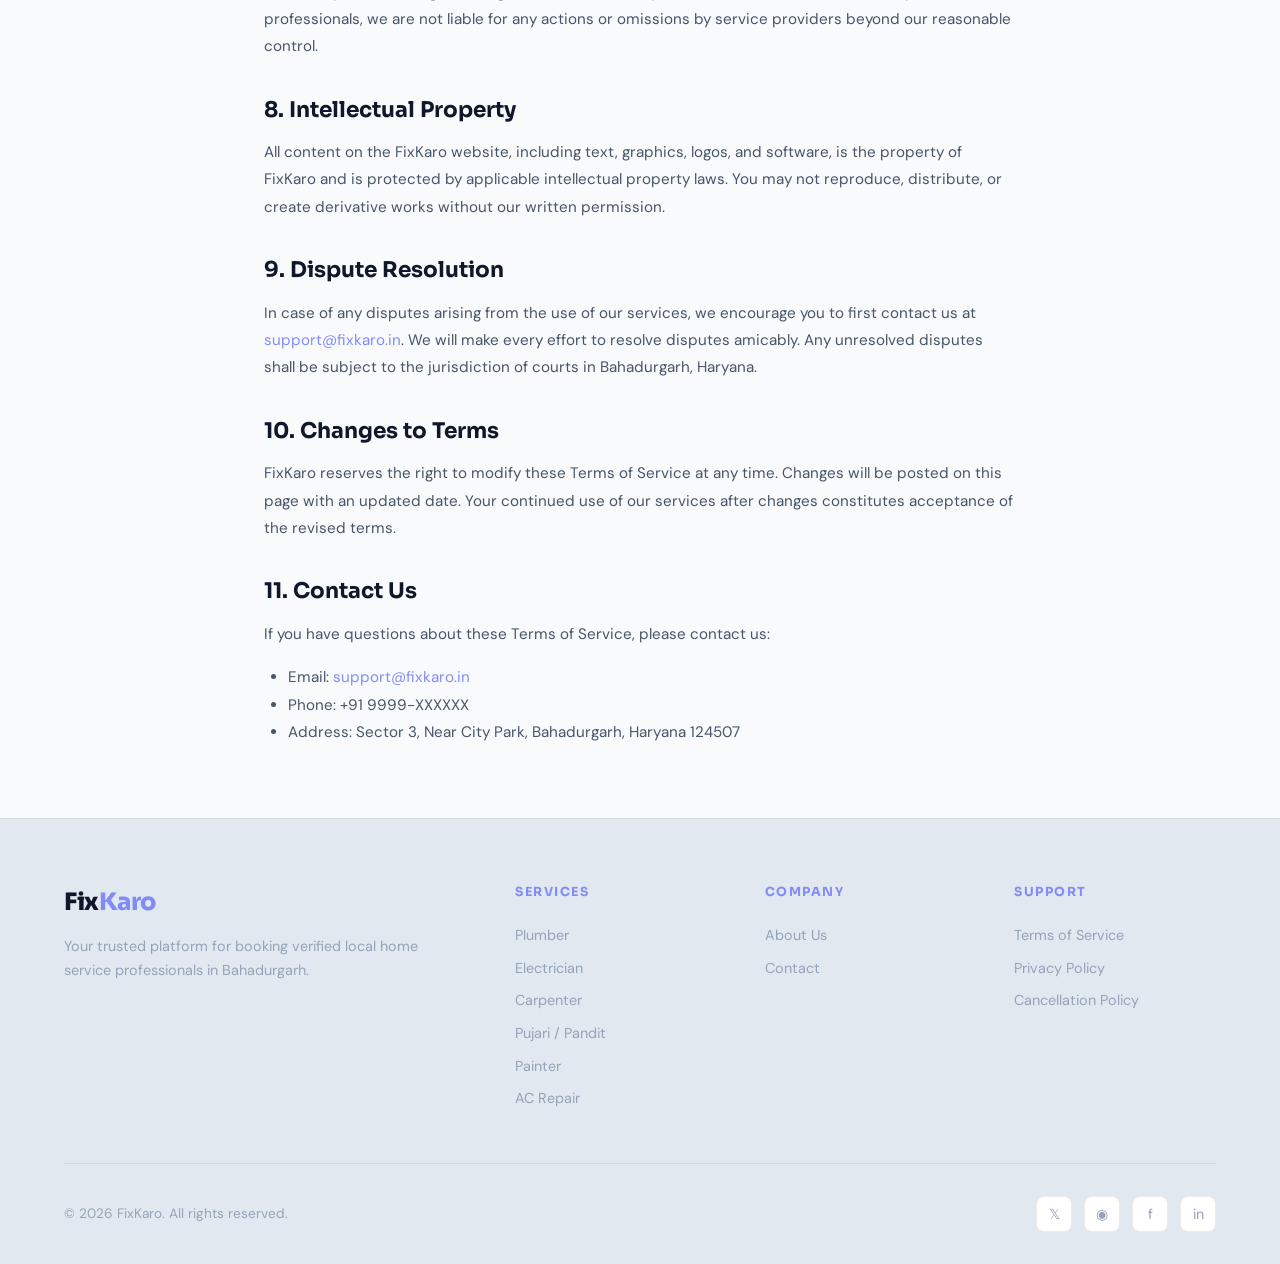
<file: terms.html>
<!DOCTYPE html>
<html lang="en">
<head>
    <meta charset="UTF-8">
    <meta name="viewport" content="width=device-width, initial-scale=1.0">
    <title>Terms of Service | FixKaro - Home Services in Bahadurgarh</title>
    <meta name="description" content="Read the Terms of Service for FixKaro, your trusted home services platform in Bahadurgarh. Understand your rights and responsibilities when using our services.">
    <meta name="keywords" content="FixKaro terms of service, terms and conditions, home services terms, Bahadurgarh">
    <meta property="og:title" content="Terms of Service | FixKaro - Home Services in Bahadurgarh">
    <meta property="og:description" content="Read the Terms of Service for FixKaro, your trusted home services platform in Bahadurgarh. Understand your rights and responsibilities when using our services.">
    <meta property="og:type" content="website">
    <meta property="og:url" content="https://fixkaro.in/terms">
    <meta property="og:site_name" content="FixKaro">
    <meta property="og:locale" content="en_IN">
    <meta name="twitter:card" content="summary">
    <meta name="twitter:title" content="Terms of Service | FixKaro - Home Services in Bahadurgarh">
    <meta name="twitter:description" content="Read the Terms of Service for FixKaro, your trusted home services platform in Bahadurgarh. Understand your rights and responsibilities when using our services.">
    <script>!function(){var t=localStorage.getItem('fk-theme')||'light';document.documentElement.setAttribute('data-theme',t)}();</script>
    <link href="https://fonts.googleapis.com/css2?family=Sora:wght@400;600;700;800&family=DM+Sans:wght@400;500&display=swap" rel="stylesheet">
    <link rel="stylesheet" href="styles.css">
    <!-- Google tag (gtag.js) -->
    <script async src="https://www.googletagmanager.com/gtag/js?id=G-228N3XZ30Y"></script>
    <script>
        window.dataLayer = window.dataLayer || [];
        function gtag(){dataLayer.push(arguments);}
        gtag('js', new Date());
        gtag('config', 'G-228N3XZ30Y');
    </script>
</head>
<body>
    <header>
        <div class="container" style="display:flex;justify-content:space-between;align-items:center;">
            <a href="index.html" class="logo">Fix<span>Karo</span></a>
            <nav>
                <a href="index.html#services" data-i18n="nav.services">Services</a>
                <a href="index.html#how-it-works" data-i18n="nav.how_it_works">How It Works</a>
                <a href="join.html" data-i18n="nav.join">Join as Partner</a>
                <a href="index.html" class="nav-cta" data-i18n="nav.book">Book Now</a>
            </nav>
            <div style="display:flex;align-items:center;gap:0.75rem;">
                <button class="lang-toggle" aria-label="हिंदी में बदलें">हिं</button>
                <button class="theme-toggle" aria-label="Toggle theme">&#9728;</button>
                <button class="mobile-menu-btn" aria-label="Menu">&#9776;</button>
            </div>
        </div>
    </header>

    <section class="page-hero">
        <div class="container">
            <h1>Terms of Service</h1>
            <p>Last updated: February 2026</p>
        </div>
    </section>

    <div class="page-content">
        <p>Welcome to FixKaro. By accessing or using our website and services, you agree to be bound by these Terms of Service. Please read them carefully.</p>

        <h2>1. About FixKaro</h2>
        <p>FixKaro is a platform that connects customers with verified local home service professionals in Bahadurgarh, Haryana. We facilitate bookings for services including but not limited to plumbing, electrical work, carpentry, painting, AC repair, and puja services.</p>

        <h2>2. Eligibility</h2>
        <p>You must be at least 18 years of age to use FixKaro. By using our services, you represent that you are of legal age and have the capacity to enter into a binding agreement.</p>

        <h2>3. Services</h2>
        <p>FixKaro acts as a platform connecting service seekers with service providers. We are not the direct provider of the home services listed on our platform. The service professionals are independent contractors and not employees of FixKaro.</p>
        <ul>
            <li>We verify the identity and background of service professionals listed on our platform.</li>
            <li>We provide upfront pricing estimates, but final pricing may vary based on the scope of work.</li>
            <li>All services come with a 30-day warranty against defects in workmanship.</li>
        </ul>

        <h2>4. Booking & Payment</h2>
        <ul>
            <li>Bookings can be made through our website or by contacting us directly.</li>
            <li>Payment is due upon completion of the service unless otherwise agreed.</li>
            <li>We accept cash and digital payment methods.</li>
            <li>Pricing displayed on the platform is indicative and may be adjusted based on actual work requirements.</li>
        </ul>

        <h2>5. Cancellation</h2>
        <p>Please refer to our <a href="cancellation.html">Cancellation & Refund Policy</a> for details on cancellation terms and refund eligibility.</p>

        <h2>6. User Responsibilities</h2>
        <ul>
            <li>Provide accurate information when booking a service, including your address and contact details.</li>
            <li>Ensure safe access to the work area for the service professional.</li>
            <li>Treat service professionals with respect and dignity.</li>
            <li>Report any issues with the service within the warranty period.</li>
        </ul>

        <h2>7. Limitation of Liability</h2>
        <p>FixKaro's liability is limited to the cost of the service booked. We are not liable for any indirect, incidental, or consequential damages arising from the use of our platform or services. While we verify our professionals, we are not liable for any actions or omissions by service providers beyond our reasonable control.</p>

        <h2>8. Intellectual Property</h2>
        <p>All content on the FixKaro website, including text, graphics, logos, and software, is the property of FixKaro and is protected by applicable intellectual property laws. You may not reproduce, distribute, or create derivative works without our written permission.</p>

        <h2>9. Dispute Resolution</h2>
        <p>In case of any disputes arising from the use of our services, we encourage you to first contact us at <a href="mailto:support@fixkaro.in">support@fixkaro.in</a>. We will make every effort to resolve disputes amicably. Any unresolved disputes shall be subject to the jurisdiction of courts in Bahadurgarh, Haryana.</p>

        <h2>10. Changes to Terms</h2>
        <p>FixKaro reserves the right to modify these Terms of Service at any time. Changes will be posted on this page with an updated date. Your continued use of our services after changes constitutes acceptance of the revised terms.</p>

        <h2>11. Contact Us</h2>
        <p>If you have questions about these Terms of Service, please contact us:</p>
        <ul>
            <li>Email: <a href="mailto:support@fixkaro.in">support@fixkaro.in</a></li>
            <li>Phone: +91 9999-XXXXXX</li>
            <li>Address: Sector 3, Near City Park, Bahadurgarh, Haryana 124507</li>
        </ul>
    </div>

    <footer>
        <div class="container">
            <div class="footer-grid">
                <div class="footer-brand">
                    <a href="index.html" class="logo">Fix<span>Karo</span></a>
                    <p data-i18n="footer.tagline">Your trusted platform for booking verified local home service professionals in Bahadurgarh.</p>
                </div>
                <div class="footer-col">
                    <h4 data-i18n="footer.col.services">Services</h4>
                    <a href="plumber.html">Plumber</a>
                    <a href="electrician.html">Electrician</a>
                    <a href="carpenter.html">Carpenter</a>
                    <a href="pujari.html">Pujari / Pandit</a>
                    <a href="painter.html">Painter</a>
                    <a href="ac-repair.html">AC Repair</a>
                </div>
                <div class="footer-col">
                    <h4 data-i18n="footer.col.company">Company</h4>
                    <a href="about.html" data-i18n="footer.about">About Us</a>
                    <a href="contact.html" data-i18n="footer.contact">Contact</a>
                </div>
                <div class="footer-col">
                    <h4 data-i18n="footer.col.support">Support</h4>
                    <a href="terms.html" data-i18n="footer.terms">Terms of Service</a>
                    <a href="privacy.html" data-i18n="footer.privacy">Privacy Policy</a>
                    <a href="cancellation.html" data-i18n="footer.cancellation">Cancellation Policy</a>
                </div>
            </div>
            <div class="footer-bottom">
                <p data-i18n="footer.rights">© 2026 FixKaro. All rights reserved.</p>
                <div class="footer-social">
                    <a href="#" aria-label="Twitter">&#120143;</a>
                    <a href="#" aria-label="Instagram">&#9673;</a>
                    <a href="#" aria-label="Facebook">f</a>
                    <a href="#" aria-label="LinkedIn">in</a>
                </div>
            </div>
        </div>
    </footer>


    <!-- Suggestions Tab -->
    <button class="feedback-tab" id="feedback-tab-btn" data-i18n="feedback.tab">💬 Feedback</button>

    <!-- Suggestions Modal -->
    <div class="feedback-overlay" id="feedback-overlay">
        <div class="feedback-modal">
            <button class="feedback-close" id="feedback-close">&times;</button>

            <div id="feedback-form-view">
                <h2 data-i18n="feedback.title">Share a Suggestion</h2>
                <p class="feedback-sub" data-i18n="feedback.sub">Help us improve FixKaro for Bahadurgarh.</p>
                <form id="feedback-form">
                    <div class="form-group">
                        <label><span data-i18n="feedback.name_label">Your Name</span> <span style="color:var(--text-muted);font-weight:400;" data-i18n="feedback.name_optional">(optional)</span></label>
                        <input type="text" id="fb-name" placeholder="Enter your name" data-i18n-ph="feedback.name_ph">
                    </div>
                    <div class="form-group">
                        <label><span data-i18n="feedback.contact_label">Phone / Email</span> <span style="color:var(--text-muted);font-weight:400;" data-i18n="feedback.contact_optional">(optional, for follow-up)</span></label>
                        <input type="text" id="fb-contact" placeholder="+91 XXXXX or email@example.com" data-i18n-ph="feedback.contact_ph">
                    </div>
                    <div class="form-group">
                        <label data-i18n="feedback.category_label">Category</label>
                        <select id="fb-category">
                            <option value="New Service" data-i18n="feedback.cat_new">Request a New Service</option>
                            <option value="Pricing" data-i18n="feedback.cat_pricing">Pricing Feedback</option>
                            <option value="Website" data-i18n="feedback.cat_website">Website Feedback</option>
                            <option value="General" data-i18n="feedback.cat_general">General Suggestion</option>
                        </select>
                    </div>
                    <div class="form-group">
                        <label><span data-i18n="feedback.message_label">Your Suggestion</span> <span style="color:var(--error);">*</span></label>
                        <textarea id="fb-message" placeholder="Tell us what you think or what service you need..." data-i18n-ph="feedback.message_ph" required></textarea>
                    </div>
                    <button type="submit" class="btn-fb-submit" id="fb-submit" data-i18n="feedback.submit">Send Suggestion</button>
                    <div id="fb-msg" class="feedback-message"></div>
                </form>
            </div>

            <div id="feedback-success-view" style="display:none; text-align:center; padding: 1rem 0 0.5rem;">
                <div style="font-size:3rem; margin-bottom:1rem; animation: pop 0.4s ease;">&#128161;</div>
                <h2 style="margin-bottom:0.5rem;" data-i18n="feedback.success_title">Thank You!</h2>
                <p style="color:var(--text-secondary); font-size:0.92rem; line-height:1.6; margin-bottom:1.5rem;" data-i18n="feedback.success_msg">Your suggestion has been received. We review every submission and use it to make FixKaro better.</p>
                <button class="btn-fb-submit" onclick="closeFeedbackModal()" data-i18n="feedback.done">Done</button>
            </div>
        </div>
    </div>

    <div class="floating-cta">
        <a href="index.html" class="floating-cta-btn fk-btn-book" data-i18n="cta.book">📅 Book Now</a>
        <a href="join.html" class="floating-cta-btn fk-btn-pro" data-i18n="cta.join">🤝 Partner बनें</a>
    </div>
    <script src="script.js"></script>
</body>
</html>
</file>
<file: styles.css>
/* FixKaro — Shared Styles — Premium Dark Edition */

@import url('https://fonts.googleapis.com/css2?family=Sora:wght@400;600;700;800&family=DM+Sans:wght@400;500&display=swap');

:root {
    --bg: #0F172A;
    --bg-surface: #1E293B;
    --bg-raised: #2D3D52;
    --primary: #818CF8;
    --primary-dark: #6366F1;
    --primary-glow: rgba(129, 140, 248, 0.15);
    --primary-glow-strong: rgba(129, 140, 248, 0.25);
    --text-primary: #F1F5F9;
    --text-secondary: #94A3B8;
    --text-muted: #64748B;
    --border: rgba(255, 255, 255, 0.07);
    --border-accent: rgba(129, 140, 248, 0.3);
    --success: #10B981;
    --error: #EF4444;
    --radius: 14px;
    --radius-sm: 8px;
}

* { margin: 0; padding: 0; box-sizing: border-box; }

body {
    font-family: 'DM Sans', sans-serif;
    background: var(--bg);
    color: var(--text-primary);
    line-height: 1.6;
    overflow-x: hidden;
}

h1, h2, h3, h4, h5, h6 {
    font-family: 'Sora', sans-serif;
}

.container {
    max-width: 1200px;
    margin: 0 auto;
    padding: 0 1.5rem;
}

/* ─── Header ──────────────────────────────────────────────────── */
header {
    padding: 1rem 0;
    position: sticky;
    top: 0;
    background: rgba(15, 23, 42, 0.85);
    backdrop-filter: blur(20px);
    -webkit-backdrop-filter: blur(20px);
    z-index: 100;
    border-bottom: 1px solid var(--border);
}

.logo {
    font-family: 'Sora', sans-serif;
    font-size: 1.5rem;
    font-weight: 800;
    color: var(--text-primary);
    text-decoration: none;
    letter-spacing: -0.5px;
}

.logo span {
    color: var(--primary);
}

nav {
    display: flex;
    align-items: center;
    gap: 2rem;
}

nav a {
    text-decoration: none;
    color: var(--text-secondary);
    font-weight: 500;
    font-size: 0.95rem;
    transition: color 0.2s;
}

nav a:hover {
    color: var(--text-primary);
}

.nav-cta {
    background: var(--primary) !important;
    color: #0F172A !important;
    padding: 0.55rem 1.4rem;
    border-radius: var(--radius-sm);
    font-weight: 700 !important;
    font-family: 'Sora', sans-serif;
    transition: background 0.2s, box-shadow 0.2s !important;
}

.nav-cta:hover {
    background: var(--primary-dark) !important;
    color: #0F172A !important;
    box-shadow: 0 0 20px var(--primary-glow-strong) !important;
}

.mobile-menu-btn {
    display: none;
    background: none;
    border: none;
    font-size: 1.5rem;
    cursor: pointer;
    color: var(--text-primary);
}

/* ─── Page Hero (about, contact, join, legal) ─────────────────── */
.page-hero {
    background: linear-gradient(135deg, #0F172A 0%, #1a2744 100%);
    padding: 4rem 0;
    text-align: center;
    border-bottom: 1px solid var(--border);
    position: relative;
    overflow: hidden;
}

.page-hero::before {
    content: '';
    position: absolute;
    top: 50%;
    left: 50%;
    transform: translate(-50%, -50%);
    width: 500px;
    height: 300px;
    background: radial-gradient(ellipse, var(--primary-glow) 0%, transparent 70%);
    pointer-events: none;
}

.page-hero h1 {
    font-size: 2.5rem;
    font-weight: 800;
    letter-spacing: -0.5px;
    margin-bottom: 0.75rem;
    position: relative;
}

.page-hero h1 .highlight {
    color: var(--primary);
}

.page-hero p {
    font-size: 1.1rem;
    color: var(--text-secondary);
    max-width: 600px;
    margin: 0 auto;
    position: relative;
}

/* ─── Page Content (about, terms, privacy, cancellation) ─────── */
.page-content {
    max-width: 800px;
    margin: 0 auto;
    padding: 3rem 1.5rem;
}

.page-content h2 {
    font-size: 1.35rem;
    font-weight: 700;
    margin: 2rem 0 0.75rem;
    color: var(--text-primary);
}

.page-content p {
    color: var(--text-secondary);
    margin-bottom: 1rem;
    font-size: 0.95rem;
    line-height: 1.8;
}

.page-content ul,
.page-content ol {
    color: var(--text-secondary);
    margin: 0.5rem 0 1.5rem 1.5rem;
    line-height: 1.8;
    font-size: 0.95rem;
}

.page-content a {
    color: var(--primary);
    text-decoration: none;
}

.page-content a:hover {
    text-decoration: underline;
}

/* ─── Page CTA (sub-pages) ────────────────────────────────────── */
.page-cta {
    text-align: center;
    padding: 4rem 0;
    border-top: 1px solid var(--border);
}

.page-cta h2 {
    font-size: 1.75rem;
    font-weight: 700;
    margin-bottom: 0.75rem;
}

.page-cta p {
    color: var(--text-secondary);
    margin-bottom: 1.5rem;
}

/* ─── Primary Button ─────────────────────────────────────────── */
.btn-primary {
    display: inline-block;
    padding: 0.85rem 2.5rem;
    background: var(--primary);
    color: #0F172A;
    border: none;
    border-radius: var(--radius-sm);
    font-family: 'Sora', sans-serif;
    font-size: 1rem;
    font-weight: 700;
    cursor: pointer;
    text-decoration: none;
    transition: background 0.2s, box-shadow 0.2s, transform 0.15s;
    letter-spacing: -0.2px;
}

.btn-primary:hover {
    background: var(--primary-dark);
    box-shadow: 0 0 28px var(--primary-glow-strong);
    transform: translateY(-1px);
}

/* ─── Service Hero (service pages) ───────────────────────────── */
.service-hero {
    background: linear-gradient(135deg, #0F172A 0%, #1a2744 100%);
    padding: 4rem 0;
    text-align: center;
    border-bottom: 1px solid var(--border);
    position: relative;
    overflow: hidden;
}

.service-hero::before {
    content: '';
    position: absolute;
    top: 50%;
    left: 50%;
    transform: translate(-50%, -50%);
    width: 500px;
    height: 300px;
    background: radial-gradient(ellipse, var(--primary-glow) 0%, transparent 70%);
    pointer-events: none;
}

.service-hero .icon {
    font-size: 3rem;
    margin-bottom: 1rem;
    display: inline-block;
    position: relative;
    z-index: 1;
}

.service-hero h1 {
    font-size: 2.5rem;
    font-weight: 800;
    letter-spacing: -0.5px;
    margin-bottom: 0.75rem;
    position: relative;
    z-index: 1;
}

.service-hero h1 .highlight {
    color: var(--primary);
}

.service-hero p {
    font-size: 1.1rem;
    color: var(--text-secondary);
    max-width: 600px;
    margin: 0 auto;
    position: relative;
    z-index: 1;
}

/* ─── Sub-services (service pages) ───────────────────────────── */
.sub-services {
    padding: 3.5rem 0;
}

.sub-services h2 {
    font-size: 1.75rem;
    font-weight: 700;
    margin-bottom: 1.75rem;
    text-align: center;
}

.sub-services-grid {
    display: grid;
    grid-template-columns: repeat(auto-fit, minmax(240px, 1fr));
    gap: 1rem;
    max-width: 900px;
    margin: 0 auto 2rem;
}

.sub-service-item {
    background: var(--bg-surface);
    border: 1px solid var(--border);
    border-radius: var(--radius);
    padding: 1.25rem 1.5rem;
    display: flex;
    align-items: center;
    gap: 0.85rem;
    transition: border-color 0.2s, background 0.2s;
}

.sub-service-item:hover {
    border-color: var(--border-accent);
    background: var(--bg-raised);
}

.sub-service-item .icon {
    font-size: 1.25rem;
    flex-shrink: 0;
}

.sub-service-item span {
    font-weight: 500;
    color: var(--text-primary);
    font-size: 0.95rem;
}

/* ─── Why Section (service pages) ────────────────────────────── */
.why-section {
    padding: 3.5rem 0;
    background: var(--bg-surface);
    border-top: 1px solid var(--border);
    border-bottom: 1px solid var(--border);
}

.why-section h2 {
    font-size: 1.75rem;
    font-weight: 700;
    margin-bottom: 1.75rem;
    text-align: center;
}

.why-grid {
    display: grid;
    grid-template-columns: repeat(auto-fit, minmax(220px, 1fr));
    gap: 1.5rem;
    max-width: 900px;
    margin: 0 auto;
}

.why-item {
    text-align: center;
    padding: 1.75rem 1.25rem;
    background: var(--bg);
    border: 1px solid var(--border);
    border-radius: var(--radius);
    transition: border-color 0.2s, box-shadow 0.2s;
}

.why-item:hover {
    border-color: var(--border-accent);
    box-shadow: 0 0 24px var(--primary-glow);
}

.why-item .icon {
    font-size: 1.75rem;
    margin-bottom: 0.75rem;
    display: block;
}

.why-item h3 {
    font-size: 1rem;
    font-weight: 700;
    margin-bottom: 0.35rem;
    color: var(--text-primary);
}

.why-item p {
    font-size: 0.88rem;
    color: var(--text-secondary);
    line-height: 1.6;
}

/* ─── Footer ─────────────────────────────────────────────────── */
footer {
    background: #080D1A;
    color: var(--text-primary);
    padding: 4rem 0 2rem;
    border-top: 1px solid var(--border);
}

.footer-grid {
    display: grid;
    grid-template-columns: 2fr 1fr 1fr 1fr;
    gap: 3rem;
    margin-bottom: 3rem;
}

.footer-brand p {
    color: var(--text-muted);
    font-size: 0.9rem;
    margin-top: 0.75rem;
    line-height: 1.7;
}

.footer-col h4 {
    font-family: 'Sora', sans-serif;
    font-size: 0.78rem;
    font-weight: 700;
    text-transform: uppercase;
    letter-spacing: 1.5px;
    margin-bottom: 1rem;
    color: var(--primary);
}

.footer-col a {
    display: block;
    color: var(--text-muted);
    text-decoration: none;
    font-size: 0.9rem;
    padding: 0.3rem 0;
    transition: color 0.2s;
}

.footer-col a:hover {
    color: var(--text-primary);
}

.footer-bottom {
    border-top: 1px solid var(--border);
    padding-top: 2rem;
    display: flex;
    justify-content: space-between;
    align-items: center;
    flex-wrap: wrap;
    gap: 1rem;
}

.footer-bottom p {
    font-size: 0.85rem;
    color: var(--text-muted);
}

.footer-social {
    display: flex;
    gap: 0.75rem;
}

.footer-social a {
    width: 36px;
    height: 36px;
    border-radius: var(--radius-sm);
    background: var(--bg-surface);
    border: 1px solid var(--border);
    color: var(--text-muted);
    display: flex;
    align-items: center;
    justify-content: center;
    text-decoration: none;
    font-size: 0.9rem;
    transition: all 0.2s;
}

.footer-social a:hover {
    background: var(--primary);
    border-color: var(--primary);
    color: #0F172A;
    box-shadow: 0 0 16px var(--primary-glow-strong);
}

/* ─── Light Theme Variables ──────────────────────────────────── */
[data-theme="light"] {
    --bg: #F8FAFC;
    --bg-surface: #FFFFFF;
    --bg-raised: #F1F5F9;
    --text-primary: #0F172A;
    --text-secondary: #475569;
    --text-muted: #94A3B8;
    --border: rgba(0, 0, 0, 0.08);
    --border-accent: rgba(129, 140, 248, 0.45);
    --primary-glow: rgba(129, 140, 248, 0.12);
    --primary-glow-strong: rgba(129, 140, 248, 0.28);
}

[data-theme="light"] header {
    background: rgba(248, 250, 252, 0.92);
    border-bottom-color: rgba(0, 0, 0, 0.08);
}

[data-theme="light"] footer {
    background: #E2E8F0;
}

[data-theme="light"] .page-hero,
[data-theme="light"] .service-hero {
    background: linear-gradient(135deg, #EEF2F7 0%, #E2E8F0 100%);
}

[data-theme="light"] .why-section {
    background: var(--bg-raised);
    border-top-color: var(--border);
    border-bottom-color: var(--border);
}

/* index.html — hero dot-grid adapts to light */
[data-theme="light"] .hero::before {
    background-image: radial-gradient(circle, rgba(0, 0, 0, 0.05) 1px, transparent 1px);
}

/* index.html — search bar in light */
[data-theme="light"] .search-bar {
    box-shadow: 0 8px 40px rgba(0, 0, 0, 0.08), 0 0 0 1px rgba(129, 140, 248, 0.08);
    border-color: rgba(0, 0, 0, 0.1);
}

/* index.html — cta box in light */
[data-theme="light"] .cta-box {
    background: linear-gradient(135deg, #EEF2F7 0%, #F8FAFC 100%);
    border-color: rgba(129, 140, 248, 0.2);
}

/* ─── Hindi font-size compensation ──────────────────────────── */
/* Devanagari glyphs render ~8% taller than Latin at the same size */
[data-lang="hi"] body {
    font-size: 0.94em;
}
[data-lang="hi"] h1 {
    font-size: 0.88em;
    letter-spacing: -0.5px;
}
[data-lang="hi"] h2 {
    font-size: 0.92em;
}
[data-lang="hi"] h3 {
    font-size: 0.94em;
}
[data-lang="hi"] .feedback-tab {
    font-size: 0.78rem;
}
[data-lang="hi"] .floating-cta-btn {
    font-size: 0.82rem;
}

/* ─── Language Toggle Button ─────────────────────────────────── */
.lang-toggle {
    background: var(--bg-surface);
    border: 1px solid var(--border);
    border-radius: var(--radius-sm);
    height: 38px;
    padding: 0 0.65rem;
    display: flex;
    align-items: center;
    justify-content: center;
    cursor: pointer;
    font-family: 'Sora', sans-serif;
    font-size: 0.75rem;
    font-weight: 700;
    letter-spacing: 0.3px;
    transition: background 0.2s, border-color 0.2s, box-shadow 0.2s;
    color: var(--primary);
    flex-shrink: 0;
}

.lang-toggle:hover {
    background: var(--bg-raised);
    border-color: var(--border-accent);
    box-shadow: 0 0 12px var(--primary-glow);
}

/* ─── Theme Toggle Button ─────────────────────────────────────── */
.theme-toggle {
    background: var(--bg-surface);
    border: 1px solid var(--border);
    border-radius: var(--radius-sm);
    width: 38px;
    height: 38px;
    display: flex;
    align-items: center;
    justify-content: center;
    cursor: pointer;
    font-size: 1rem;
    transition: background 0.2s, border-color 0.2s, box-shadow 0.2s;
    color: var(--text-secondary);
    flex-shrink: 0;
    line-height: 1;
}

.theme-toggle:hover {
    background: var(--bg-raised);
    border-color: var(--border-accent);
    box-shadow: 0 0 12px var(--primary-glow);
}

/* ─── Floating CTA Bar ────────────────────────────────────────── */
.floating-cta {
    position: fixed;
    bottom: 1.75rem;
    left: 50%;
    transform: translateX(-50%) translateY(80px);
    display: flex;
    gap: 0.75rem;
    z-index: 89;
    opacity: 0;
    pointer-events: none;
    transition: opacity 0.35s ease, transform 0.35s ease;
}

.floating-cta.fk-visible {
    opacity: 1;
    pointer-events: auto;
    transform: translateX(-50%) translateY(0);
}

.floating-cta-btn {
    padding: 0.8rem 1.6rem;
    border-radius: 100px;
    font-family: 'Sora', sans-serif;
    font-size: 0.88rem;
    font-weight: 700;
    cursor: pointer;
    border: none;
    text-decoration: none;
    display: inline-flex;
    align-items: center;
    gap: 0.45rem;
    box-shadow: 0 8px 32px rgba(0, 0, 0, 0.3);
    transition: transform 0.2s, box-shadow 0.2s, background 0.2s;
    white-space: nowrap;
}

.floating-cta-btn:hover {
    transform: translateY(-2px);
}

.fk-btn-book {
    background: var(--primary);
    color: #0F172A;
}

.fk-btn-book:hover {
    background: var(--primary-dark);
    box-shadow: 0 8px 32px rgba(129, 140, 248, 0.4);
}

.fk-btn-pro {
    background: var(--bg-surface);
    color: var(--text-primary);
    border: 1px solid var(--border) !important;
}

.fk-btn-pro:hover {
    background: var(--bg-raised);
    border-color: var(--border-accent) !important;
    box-shadow: 0 8px 32px rgba(0, 0, 0, 0.15);
}

@media (max-width: 600px) {
    .floating-cta {
        bottom: 1rem;
        left: 1rem;
        right: 1rem;
        transform: translateY(80px);
        width: calc(100% - 2rem);
    }

    .floating-cta.fk-visible {
        transform: translateY(0);
    }

    .floating-cta-btn {
        flex: 1;
        justify-content: center;
        padding: 0.8rem 1rem;
    }
}

/* ─── Feedback / Suggestions Tab ─────────────────────────────── */
.feedback-tab {
    position: fixed;
    bottom: 1.75rem;
    right: 1.5rem;
    background: var(--bg-surface);
    border: 1px solid var(--border);
    border-radius: 100px;
    padding: 0.65rem 1.1rem;
    font-family: 'Sora', sans-serif;
    font-size: 0.82rem;
    font-weight: 700;
    color: var(--text-secondary);
    cursor: pointer;
    z-index: 88;
    box-shadow: 0 4px 20px rgba(0, 0, 0, 0.15);
    transition: all 0.2s;
    display: flex;
    align-items: center;
    gap: 0.35rem;
}

.feedback-tab:hover {
    background: var(--bg-raised);
    border-color: var(--border-accent);
    color: var(--text-primary);
    box-shadow: 0 4px 24px rgba(0, 0, 0, 0.25);
    transform: translateY(-1px);
}

@media (max-width: 600px) {
    .feedback-tab {
        bottom: 5.5rem;
        right: 1rem;
        padding: 0.55rem 0.85rem;
        font-size: 0.78rem;
    }
}

/* ─── Suggestions Modal ───────────────────────────────────────── */
.feedback-overlay {
    display: none;
    position: fixed;
    inset: 0;
    background: rgba(0, 0, 0, 0.65);
    backdrop-filter: blur(6px);
    -webkit-backdrop-filter: blur(6px);
    z-index: 200;
    align-items: center;
    justify-content: center;
    padding: 1.5rem;
}

.feedback-overlay.active {
    display: flex;
}

.feedback-modal {
    background: var(--bg-surface);
    border: 1px solid rgba(255, 255, 255, 0.1);
    border-radius: 18px;
    padding: 2rem 2rem 1.75rem;
    max-width: 440px;
    width: 100%;
    position: relative;
    box-shadow: 0 32px 64px rgba(0, 0, 0, 0.4);
}

.feedback-close {
    position: absolute;
    top: 1rem;
    right: 1rem;
    background: var(--bg-raised);
    border: 1px solid var(--border);
    border-radius: 50%;
    width: 32px;
    height: 32px;
    font-size: 1.1rem;
    cursor: pointer;
    color: var(--text-secondary);
    display: flex;
    align-items: center;
    justify-content: center;
    transition: color 0.2s, border-color 0.2s;
    line-height: 1;
}

.feedback-close:hover {
    color: var(--text-primary);
    border-color: rgba(255, 255, 255, 0.2);
}

.feedback-modal h2 {
    font-size: 1.35rem;
    font-weight: 700;
    margin-bottom: 0.3rem;
}

.feedback-sub {
    font-size: 0.88rem;
    color: var(--text-secondary);
    margin-bottom: 1.5rem;
}

.feedback-modal .form-group {
    margin-bottom: 0.9rem;
}

.feedback-modal label {
    display: block;
    font-size: 0.82rem;
    font-weight: 600;
    color: var(--text-secondary);
    margin-bottom: 0.35rem;
    letter-spacing: 0.2px;
}

.feedback-modal input,
.feedback-modal select,
.feedback-modal textarea {
    width: 100%;
    padding: 0.75rem 0.9rem;
    background: var(--bg);
    border: 1px solid rgba(255, 255, 255, 0.08);
    border-radius: var(--radius-sm);
    font-family: 'DM Sans', sans-serif;
    font-size: 0.92rem;
    color: var(--text-primary);
    outline: none;
    transition: border-color 0.2s, box-shadow 0.2s;
}

.feedback-modal input:focus,
.feedback-modal select:focus,
.feedback-modal textarea:focus {
    border-color: var(--primary);
    box-shadow: 0 0 0 3px var(--primary-glow);
}

.feedback-modal input::placeholder,
.feedback-modal textarea::placeholder {
    color: var(--text-muted);
}

.feedback-modal select option {
    background: var(--bg-surface);
    color: var(--text-primary);
}

.feedback-modal textarea {
    resize: vertical;
    min-height: 90px;
}

.btn-fb-submit {
    width: 100%;
    padding: 0.85rem;
    background: var(--primary);
    color: #0F172A;
    border: none;
    border-radius: var(--radius-sm);
    font-family: 'Sora', sans-serif;
    font-size: 0.95rem;
    font-weight: 700;
    cursor: pointer;
    transition: background 0.2s, box-shadow 0.2s;
    margin-top: 0.5rem;
    letter-spacing: -0.2px;
}

.btn-fb-submit:hover {
    background: var(--primary-dark);
    box-shadow: 0 0 24px var(--primary-glow-strong);
}

.btn-fb-submit:disabled {
    background: var(--bg-raised);
    color: var(--text-muted);
    cursor: not-allowed;
    box-shadow: none;
}

.feedback-message {
    text-align: center;
    padding: 0.65rem;
    border-radius: var(--radius-sm);
    margin-top: 0.65rem;
    font-weight: 500;
    font-size: 0.85rem;
    display: none;
}

.feedback-message.error {
    background: rgba(239, 68, 68, 0.1);
    border: 1px solid rgba(239, 68, 68, 0.25);
    color: #FCA5A5;
    display: block;
}

/* ─── Animations ─────────────────────────────────────────────── */
@keyframes pop {
    0%   { transform: scale(0.5); opacity: 0; }
    70%  { transform: scale(1.15); }
    100% { transform: scale(1); opacity: 1; }
}

/* ─── Animations ─────────────────────────────────────────────── */
.fade-in {
    opacity: 0;
    transform: translateY(20px);
    transition: all 0.6s ease-out;
}

.fade-in.visible {
    opacity: 1;
    transform: translateY(0);
}

/* ─── Responsive ─────────────────────────────────────────────── */
@media (max-width: 968px) {
    nav {
        display: none;
    }

    nav.nav-mobile-open {
        display: flex;
        flex-direction: column;
        position: absolute;
        top: 100%;
        left: 0;
        right: 0;
        background: var(--bg-surface);
        padding: 1rem;
        border-bottom: 1px solid var(--border);
        gap: 0.75rem;
        z-index: 99;
    }

    .mobile-menu-btn {
        display: block;
    }

    .footer-grid {
        grid-template-columns: 1fr 1fr;
    }

    .page-hero h1 {
        font-size: 2rem;
    }

    .service-hero h1 {
        font-size: 2rem;
    }
}

@media (max-width: 600px) {
    .footer-grid {
        grid-template-columns: 1fr;
    }

    .page-hero h1 {
        font-size: 1.75rem;
    }

    .service-hero h1 {
        font-size: 1.75rem;
    }
}
</file>
